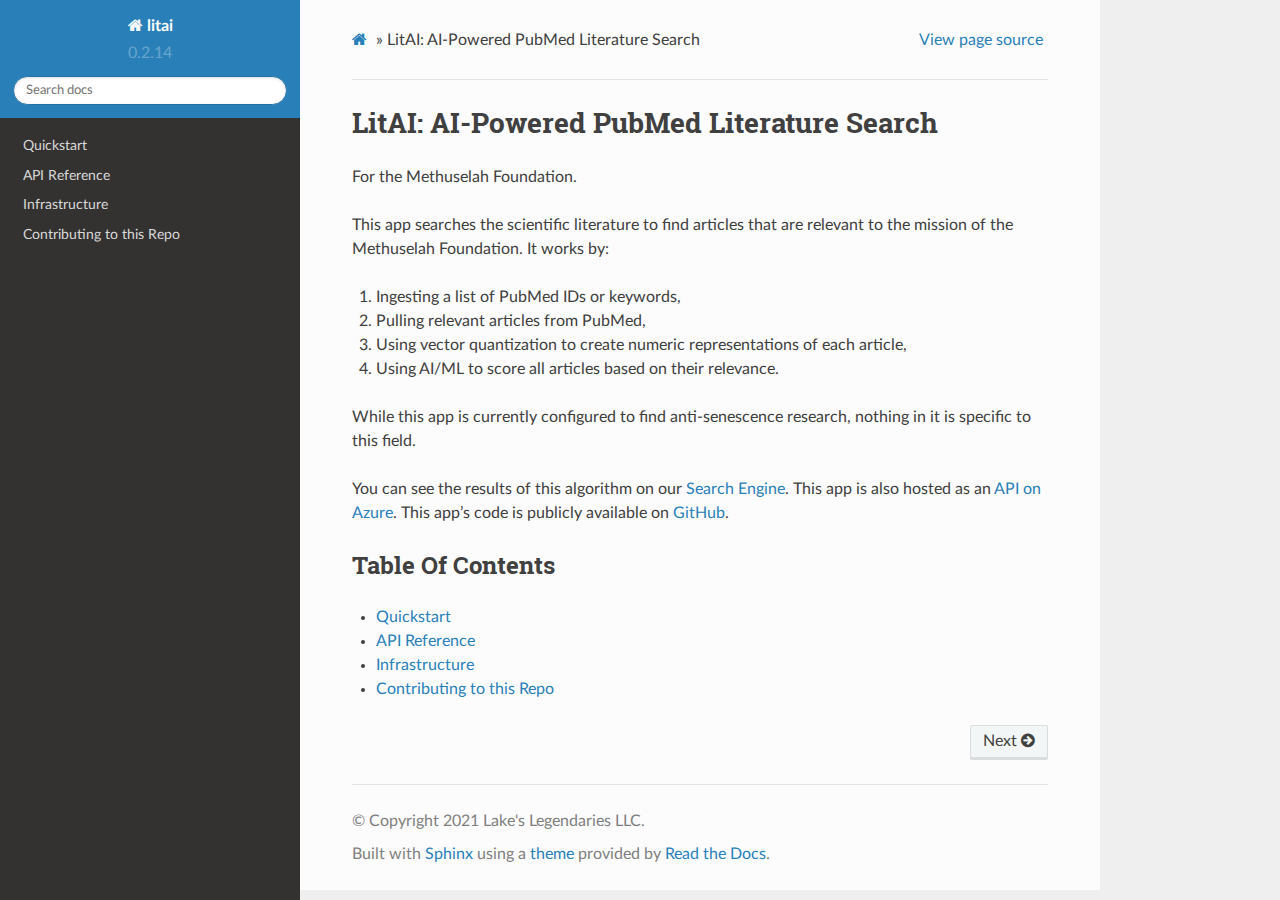
<file: docs/index.html>
<!DOCTYPE html>
<html class="writer-html5" lang="en" >
<head>
  <meta charset="utf-8" /><meta name="generator" content="Docutils 0.17.1: http://docutils.sourceforge.net/" />

  <meta name="viewport" content="width=device-width, initial-scale=1.0" />
  <title>LitAI: AI-Powered PubMed Literature Search &mdash; litai  documentation</title>
      <link rel="stylesheet" href="_static/pygments.css" type="text/css" />
      <link rel="stylesheet" href="_static/css/theme.css" type="text/css" />
  <!--[if lt IE 9]>
    <script src="_static/js/html5shiv.min.js"></script>
  <![endif]-->
  
        <script data-url_root="./" id="documentation_options" src="_static/documentation_options.js"></script>
        <script src="_static/jquery.js"></script>
        <script src="_static/underscore.js"></script>
        <script src="_static/_sphinx_javascript_frameworks_compat.js"></script>
        <script src="_static/doctools.js"></script>
    <script src="_static/js/theme.js"></script>
    <link rel="index" title="Index" href="genindex.html" />
    <link rel="search" title="Search" href="search.html" />
    <link rel="next" title="Quickstart" href="quickstart.html" /> 
</head>

<body class="wy-body-for-nav"> 
  <div class="wy-grid-for-nav">
    <nav data-toggle="wy-nav-shift" class="wy-nav-side">
      <div class="wy-side-scroll">
        <div class="wy-side-nav-search" >
            <a href="#" class="icon icon-home"> litai
          </a>
              <div class="version">
                0.2.14
              </div>
<div role="search">
  <form id="rtd-search-form" class="wy-form" action="search.html" method="get">
    <input type="text" name="q" placeholder="Search docs" />
    <input type="hidden" name="check_keywords" value="yes" />
    <input type="hidden" name="area" value="default" />
  </form>
</div>
        </div><div class="wy-menu wy-menu-vertical" data-spy="affix" role="navigation" aria-label="Navigation menu">
              <ul>
<li class="toctree-l1"><a class="reference internal" href="quickstart.html">Quickstart</a></li>
<li class="toctree-l1"><a class="reference internal" href="api.html">API Reference</a></li>
<li class="toctree-l1"><a class="reference internal" href="app.html">Infrastructure</a></li>
<li class="toctree-l1"><a class="reference internal" href="dev.html">Contributing to this Repo</a></li>
</ul>

        </div>
      </div>
    </nav>

    <section data-toggle="wy-nav-shift" class="wy-nav-content-wrap"><nav class="wy-nav-top" aria-label="Mobile navigation menu" >
          <i data-toggle="wy-nav-top" class="fa fa-bars"></i>
          <a href="#">litai</a>
      </nav>

      <div class="wy-nav-content">
        <div class="rst-content">
          <div role="navigation" aria-label="Page navigation">
  <ul class="wy-breadcrumbs">
      <li><a href="#" class="icon icon-home"></a> &raquo;</li>
      <li>LitAI: AI-Powered PubMed Literature Search</li>
      <li class="wy-breadcrumbs-aside">
            <a href="_sources/index.rst.txt" rel="nofollow"> View page source</a>
      </li>
  </ul>
  <hr/>
</div>
          <div role="main" class="document" itemscope="itemscope" itemtype="http://schema.org/Article">
           <div itemprop="articleBody">
             
  <section id="litai-ai-powered-pubmed-literature-search">
<h1>LitAI: AI-Powered PubMed Literature Search<a class="headerlink" href="#litai-ai-powered-pubmed-literature-search" title="Permalink to this heading"></a></h1>
<p>For the Methuselah Foundation.</p>
<p>This app searches the scientific literature to find articles that are relevant
to the mission of the Methuselah Foundation. It works by:</p>
<ol class="arabic simple">
<li><p>Ingesting a list of PubMed IDs or keywords,</p></li>
<li><p>Pulling relevant articles from PubMed,</p></li>
<li><p>Using vector quantization to create numeric representations of each article,</p></li>
<li><p>Using AI/ML to score all articles based on their relevance.</p></li>
</ol>
<p>While this app is currently configured to find anti-senescence research,
nothing in it is specific to this field.</p>
<p>You can see the results of this algorithm on our <a class="reference external" href="https://litai.z13.web.core.windows.net/">Search Engine</a>. This app is also hosted as an <a class="reference external" href="https://litai.eastus.cloudapp.azure.com">API
on Azure</a>. This app’s code is
publicly available on <a class="reference external" href="https://github.com/lakes-legendaries/litai">GitHub</a>.</p>
<section id="table-of-contents">
<h2>Table Of Contents<a class="headerlink" href="#table-of-contents" title="Permalink to this heading"></a></h2>
<div class="toctree-wrapper compound">
<ul>
<li class="toctree-l1"><a class="reference internal" href="quickstart.html">Quickstart</a></li>
<li class="toctree-l1"><a class="reference internal" href="api.html">API Reference</a></li>
<li class="toctree-l1"><a class="reference internal" href="app.html">Infrastructure</a></li>
<li class="toctree-l1"><a class="reference internal" href="dev.html">Contributing to this Repo</a></li>
</ul>
</div>
</section>
</section>


           </div>
          </div>
          <footer><div class="rst-footer-buttons" role="navigation" aria-label="Footer">
        <a href="quickstart.html" class="btn btn-neutral float-right" title="Quickstart" accesskey="n" rel="next">Next <span class="fa fa-arrow-circle-right" aria-hidden="true"></span></a>
    </div>

  <hr/>

  <div role="contentinfo">
    <p>&#169; Copyright 2021 Lake&#39;s Legendaries LLC.</p>
  </div>

  Built with <a href="https://www.sphinx-doc.org/">Sphinx</a> using a
    <a href="https://github.com/readthedocs/sphinx_rtd_theme">theme</a>
    provided by <a href="https://readthedocs.org">Read the Docs</a>.
   

</footer>
        </div>
      </div>
    </section>
  </div>
  <script>
      jQuery(function () {
          SphinxRtdTheme.Navigation.enable(true);
      });
  </script> 

</body>
</html>
</file>
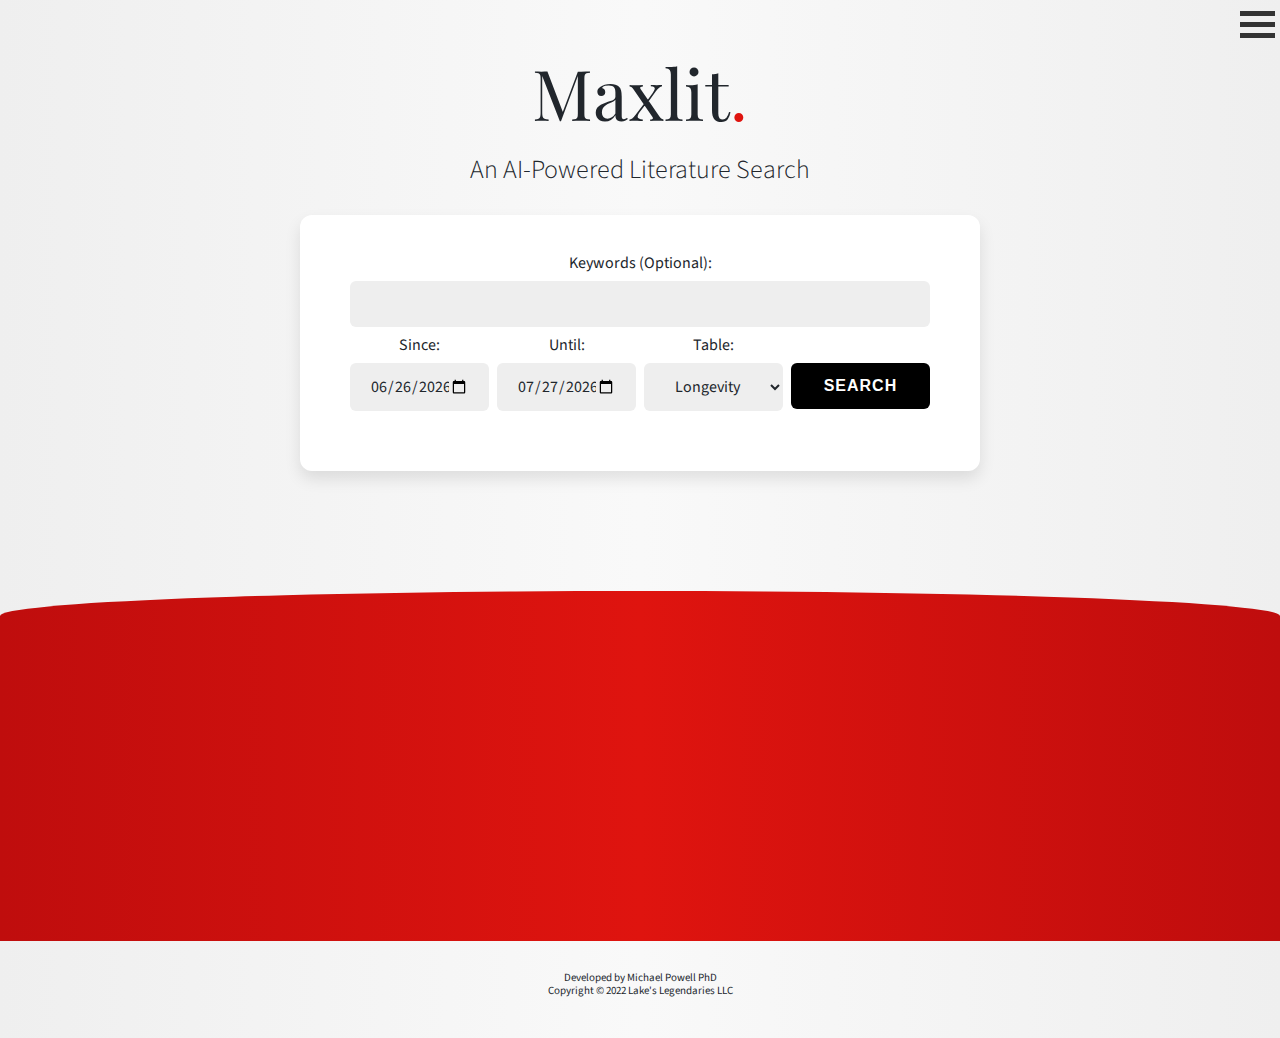
<file: html/index.html>
<!DOCTYPE html>
<html lang="en">
<html>

<head>
    <link rel="icon" type="image/png" href="icon.png" />
    <link rel="stylesheet" type="text/css" href="style.css" />
<link rel="preconnect" href="https://fonts.googleapis.com">
<link rel="preconnect" href="https://fonts.gstatic.com" crossorigin>
<link href="https://fonts.googleapis.com/css2?family=Playfair+Display:wght@600&family=Source+Sans+Pro:wght@300;400;700&display=swap" rel="stylesheet">
</head>

<body>

<!-- Search Box -->
<div class="searchbox-wrapper centered">
<div class="boxed search"> 
<div class="padding">
<p class="h1">Maxlit<span class="red">.</span></p>
<p class="h2">An AI-Powered Literature Search</p>
<div class="centered"><div class="search-wrapper">
    
    <!-- Keywords -->
    <label class="p1">Keywords (Optional): </label>
    <br/>
    <input type="text" name="keywords" id="keywords">
    <br />
	
	<div class="dropdown-wrapper">

		<div>
			<label class="p1">Since: </label>
			<br/>
			<input type="date" name="min_date" id="min_date">
		</div>
		<div>
			<label class="p1">Until: </label>
			<br />
			<input type="date" name="max_date" id="max_date">
		</div>

		<div>
		<label class="p1">Table: </label>
		<select class="select" id="table_selection" name="table">
			<option value="senescence">Longevity</option>
			<option value="hbot">Hyperbaric Oxygen</option>
			<option value="covid">COVID-19</option>
		</select>
		</div>
		<div>
			<!-- Search Button -->
			<label class="p1">&nbsp;&nbsp;</label>
			<button class="button" onclick="query_api()">
				Search
			</button>
		</div>
	</div>


</div></div>
</div>
</div>
</div>

<!-- Results -->
<div id="results-wrapper">
	<div class="centered">
	<div class="boxed" id="results-box" style="display: none">
	<div class="padding">
	<div class="justified">
	<div id="results">
	</div>
	</div>
	</div>
	</div>
	</div>
</div>

<!-- Attribution -->
<div class="centered">
<p class="p3">Developed by Michael Powell PhD</p>
<p class="p3">Copyright &copy; 2022 Lake's Legendaries LLC</p>
<div class="spacer"></div>
</div>

<!-- Transparency layer -->
<div class="bg hidden" id="transparency"></div>

<!-- Log In -->
<div class="centered">
	<div class="hidden" id="login">
		<div class="login">
			<div class="centered">
				<div class="search-wrapper">
					<input type="text" name="username" id="username" placeholder="Username">
					<input type="text" name="password" id="password" placeholder="Password">
					<input type="text" name="new_password" id="new_password" placeholder="New Password (If Changing Password)">
					<button class="button2" onclick="login()" id="login_button">Login</button>
					<button class="button2" onclick="change_password()" id="change_password_button">Change Password</button>
					</br>
					<p class="p1" id="login_status"></p>
				</div>
			</div>
		</div>
	</div>
</div>

<!-- Hamburger -->
<div class="container" id="hamburger" onclick="open_menu()">
	<div class="bar1"></div>
	<div class="bar2"></div>
	<div class="bar3"></div>
</div>

<!-- Load JS -->
<script src="litai.js"></script>

</body>
</html>
</file>
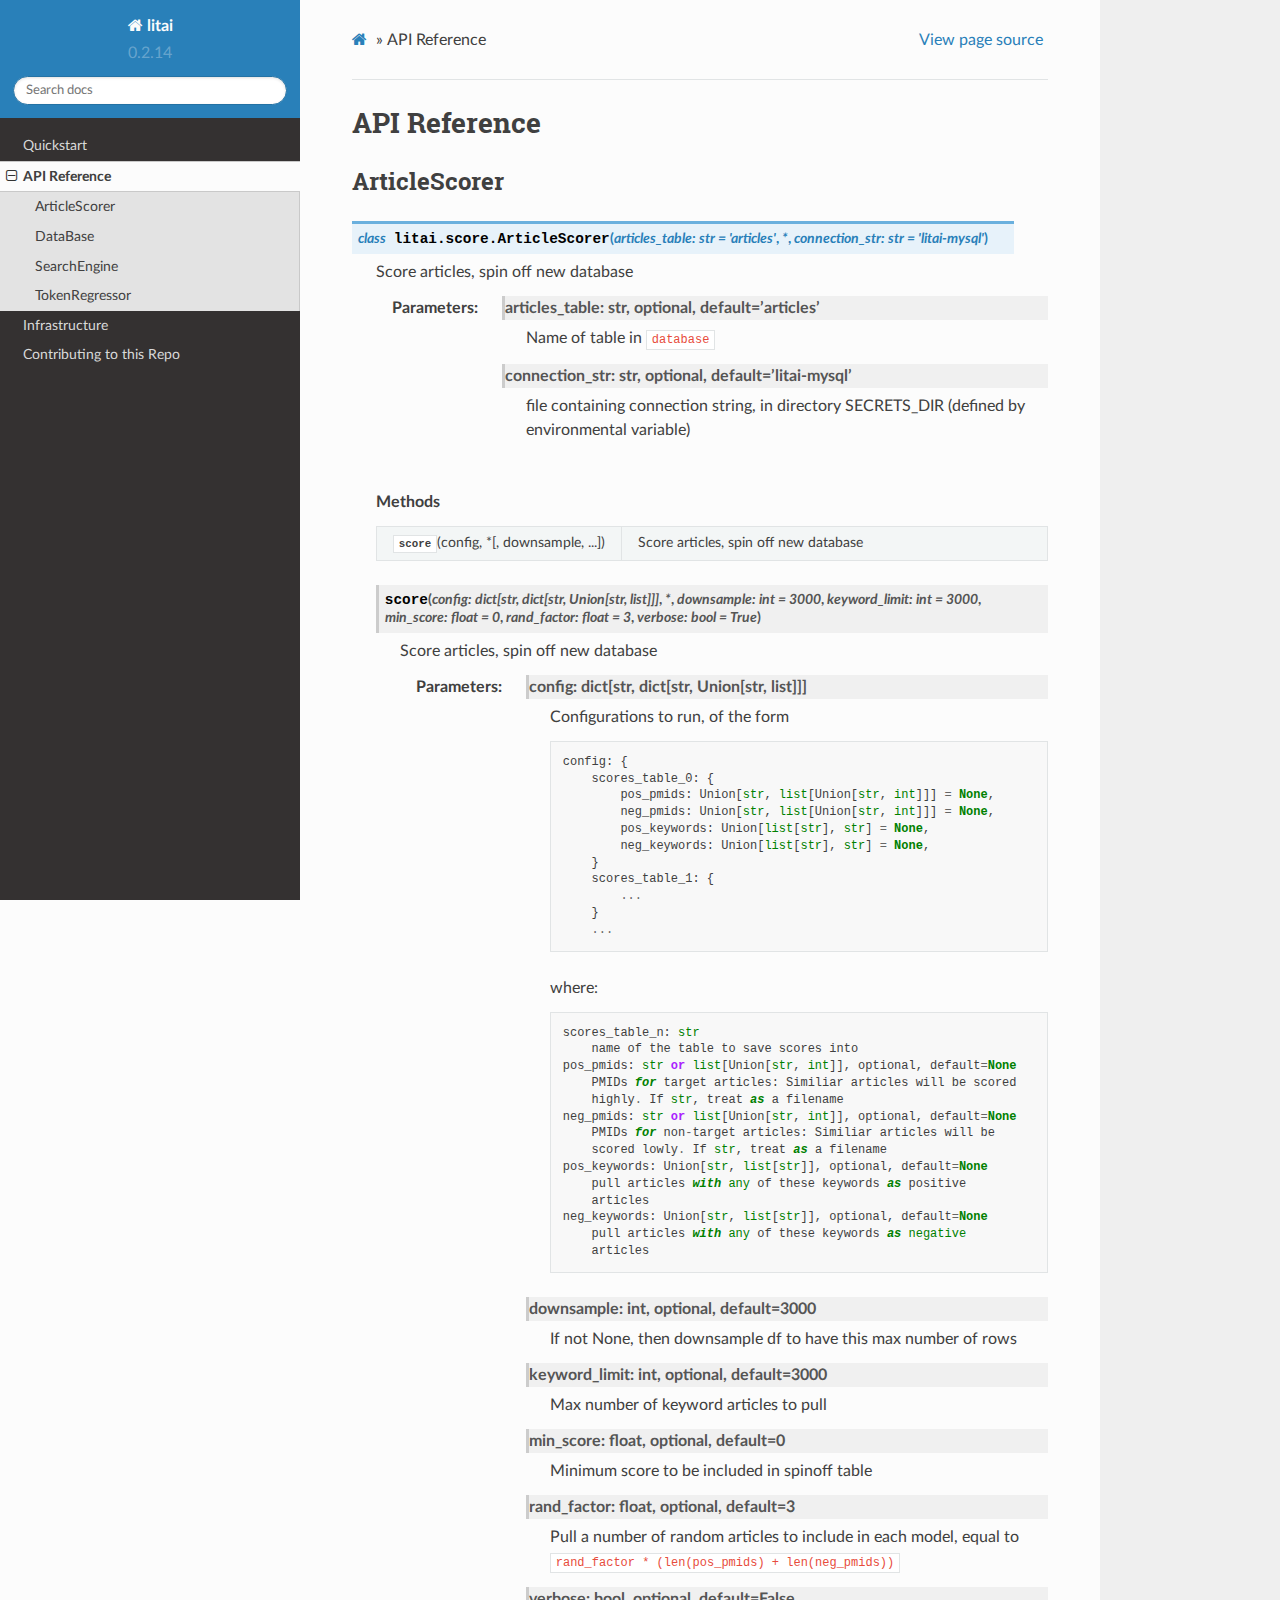
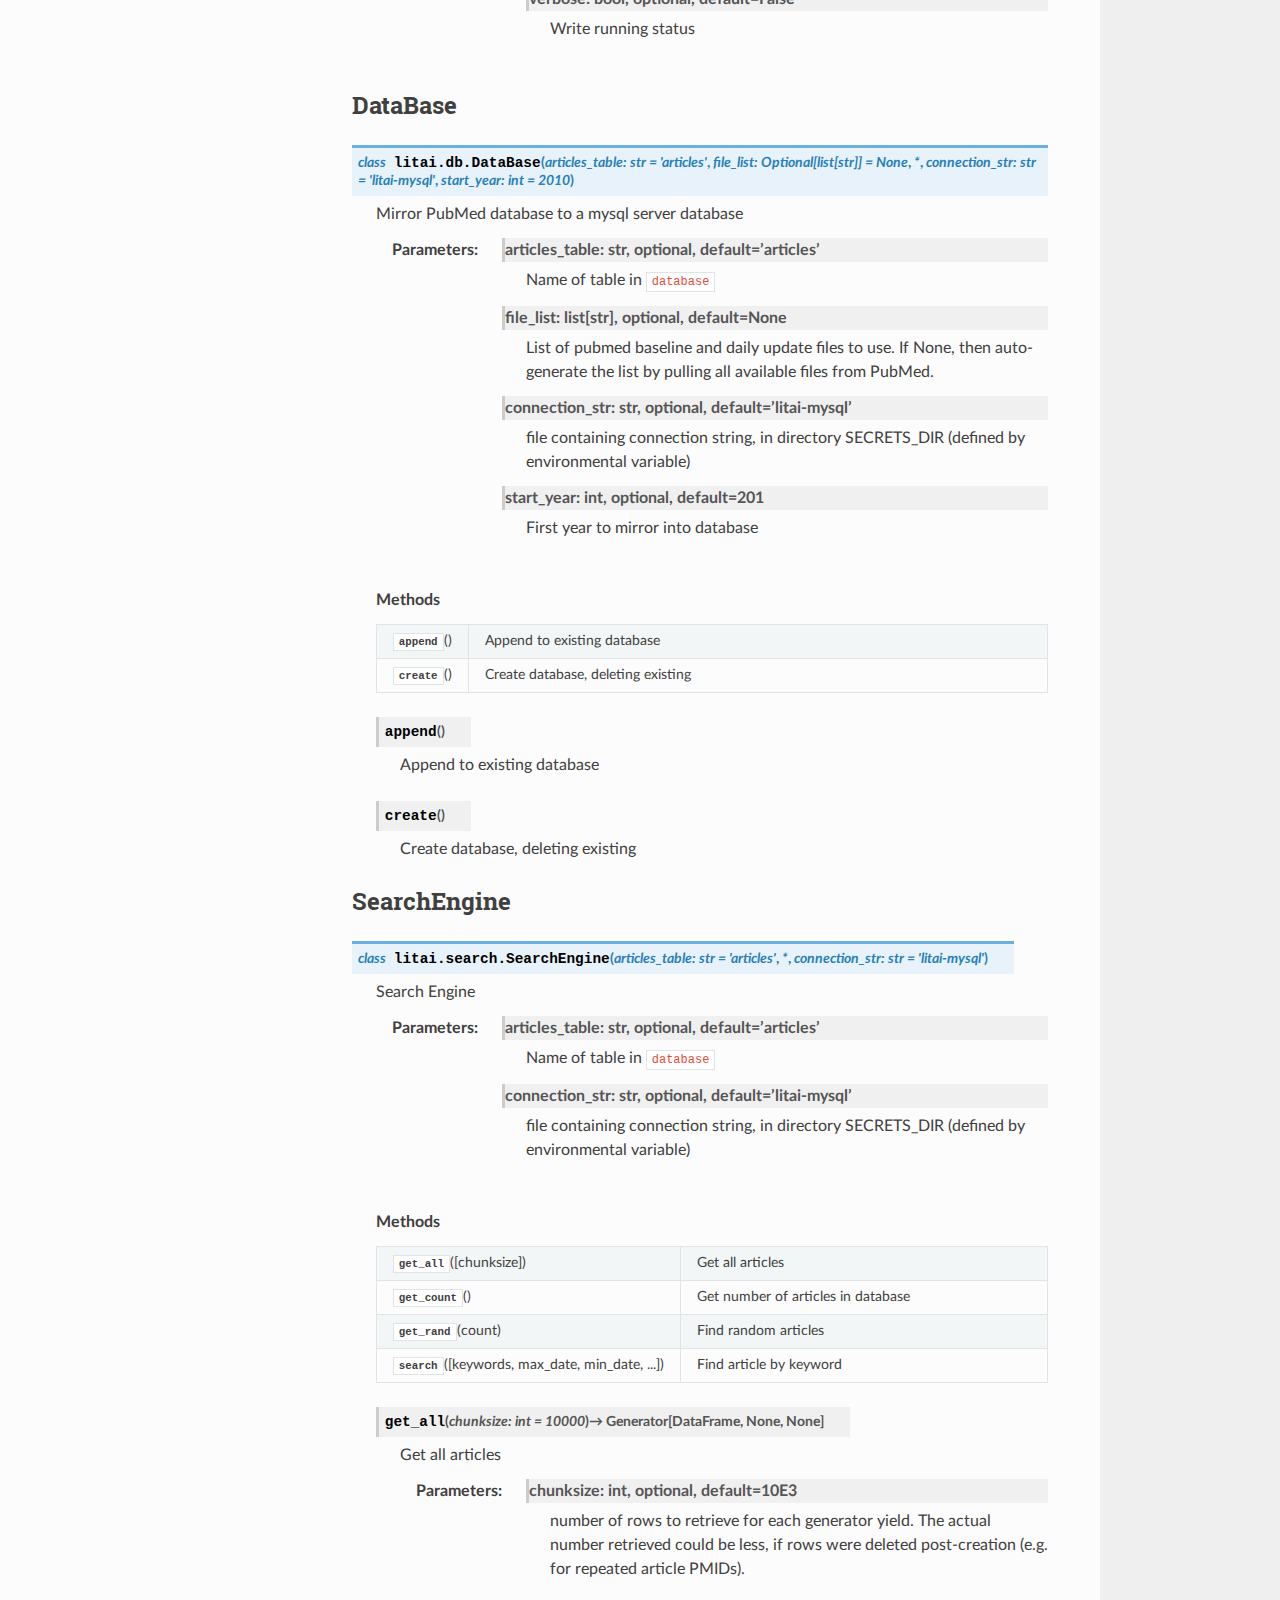
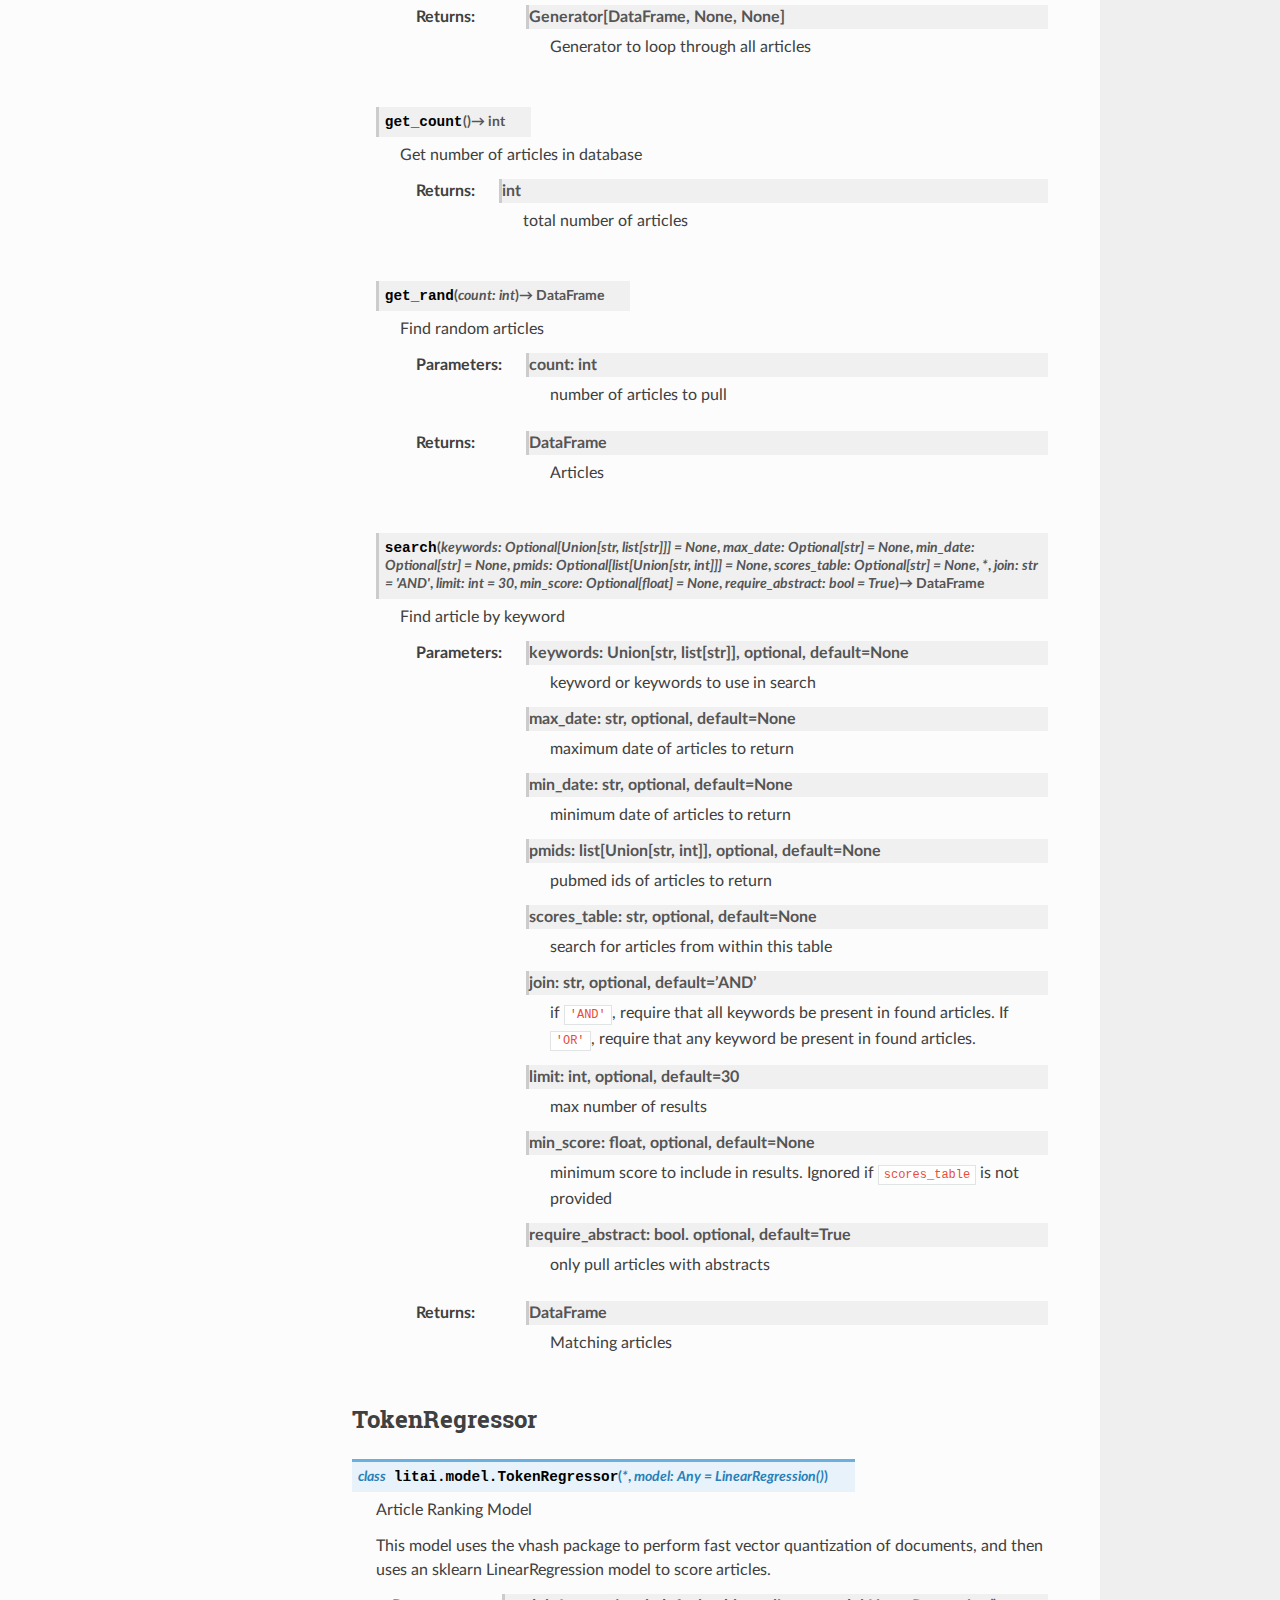
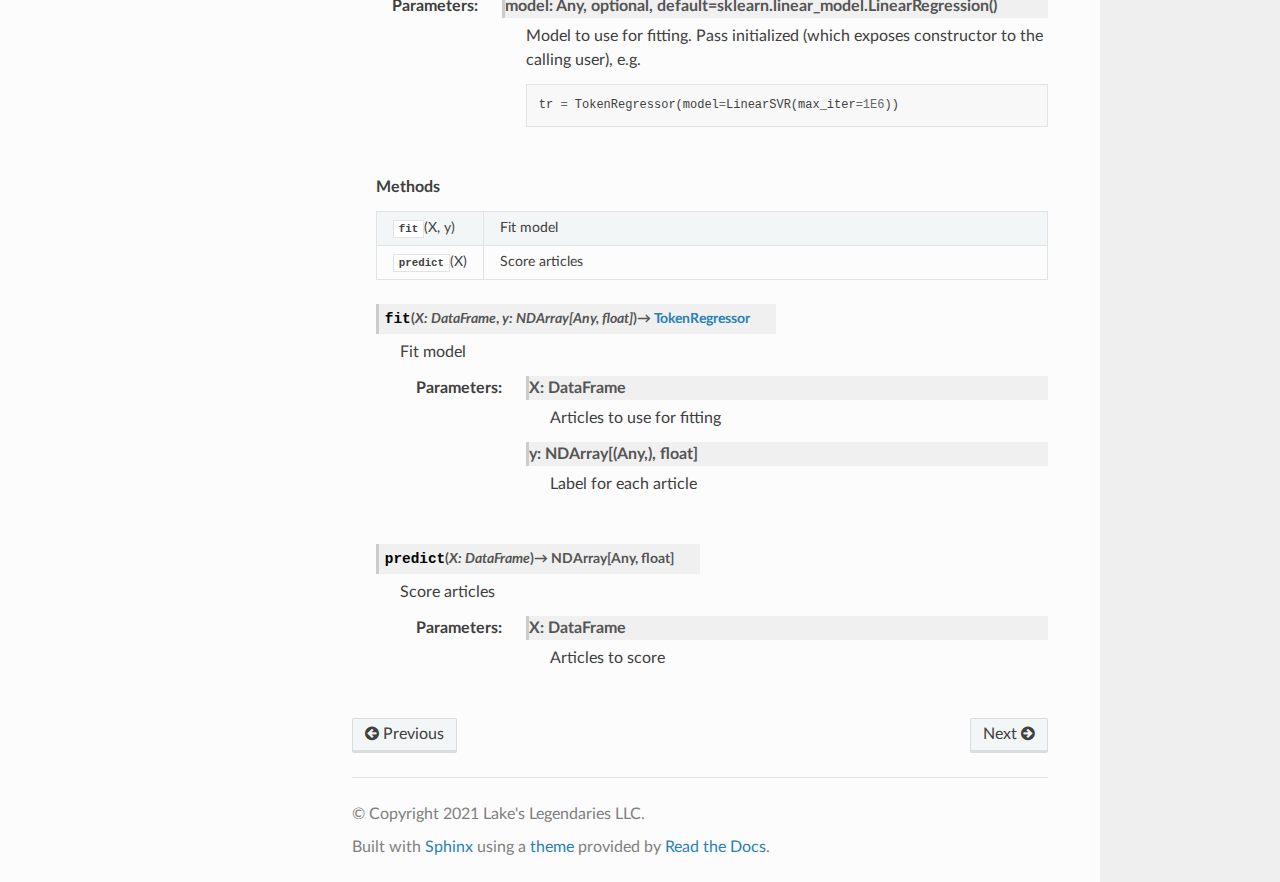
<file: docs/api.html>
<!DOCTYPE html>
<html class="writer-html5" lang="en" >
<head>
  <meta charset="utf-8" /><meta name="generator" content="Docutils 0.17.1: http://docutils.sourceforge.net/" />

  <meta name="viewport" content="width=device-width, initial-scale=1.0" />
  <title>API Reference &mdash; litai  documentation</title>
      <link rel="stylesheet" href="_static/pygments.css" type="text/css" />
      <link rel="stylesheet" href="_static/css/theme.css" type="text/css" />
  <!--[if lt IE 9]>
    <script src="_static/js/html5shiv.min.js"></script>
  <![endif]-->
  
        <script data-url_root="./" id="documentation_options" src="_static/documentation_options.js"></script>
        <script src="_static/jquery.js"></script>
        <script src="_static/underscore.js"></script>
        <script src="_static/_sphinx_javascript_frameworks_compat.js"></script>
        <script src="_static/doctools.js"></script>
    <script src="_static/js/theme.js"></script>
    <link rel="index" title="Index" href="genindex.html" />
    <link rel="search" title="Search" href="search.html" />
    <link rel="next" title="Infrastructure" href="app.html" />
    <link rel="prev" title="Quickstart" href="quickstart.html" /> 
</head>

<body class="wy-body-for-nav"> 
  <div class="wy-grid-for-nav">
    <nav data-toggle="wy-nav-shift" class="wy-nav-side">
      <div class="wy-side-scroll">
        <div class="wy-side-nav-search" >
            <a href="index.html" class="icon icon-home"> litai
          </a>
              <div class="version">
                0.2.14
              </div>
<div role="search">
  <form id="rtd-search-form" class="wy-form" action="search.html" method="get">
    <input type="text" name="q" placeholder="Search docs" />
    <input type="hidden" name="check_keywords" value="yes" />
    <input type="hidden" name="area" value="default" />
  </form>
</div>
        </div><div class="wy-menu wy-menu-vertical" data-spy="affix" role="navigation" aria-label="Navigation menu">
              <ul class="current">
<li class="toctree-l1"><a class="reference internal" href="quickstart.html">Quickstart</a></li>
<li class="toctree-l1 current"><a class="current reference internal" href="#">API Reference</a><ul>
<li class="toctree-l2"><a class="reference internal" href="#articlescorer">ArticleScorer</a></li>
<li class="toctree-l2"><a class="reference internal" href="#database">DataBase</a></li>
<li class="toctree-l2"><a class="reference internal" href="#searchengine">SearchEngine</a></li>
<li class="toctree-l2"><a class="reference internal" href="#tokenregressor">TokenRegressor</a></li>
</ul>
</li>
<li class="toctree-l1"><a class="reference internal" href="app.html">Infrastructure</a></li>
<li class="toctree-l1"><a class="reference internal" href="dev.html">Contributing to this Repo</a></li>
</ul>

        </div>
      </div>
    </nav>

    <section data-toggle="wy-nav-shift" class="wy-nav-content-wrap"><nav class="wy-nav-top" aria-label="Mobile navigation menu" >
          <i data-toggle="wy-nav-top" class="fa fa-bars"></i>
          <a href="index.html">litai</a>
      </nav>

      <div class="wy-nav-content">
        <div class="rst-content">
          <div role="navigation" aria-label="Page navigation">
  <ul class="wy-breadcrumbs">
      <li><a href="index.html" class="icon icon-home"></a> &raquo;</li>
      <li>API Reference</li>
      <li class="wy-breadcrumbs-aside">
            <a href="_sources/api.rst.txt" rel="nofollow"> View page source</a>
      </li>
  </ul>
  <hr/>
</div>
          <div role="main" class="document" itemscope="itemscope" itemtype="http://schema.org/Article">
           <div itemprop="articleBody">
             
  <section id="api-reference">
<h1>API Reference<a class="headerlink" href="#api-reference" title="Permalink to this heading"></a></h1>
<section id="articlescorer">
<h2>ArticleScorer<a class="headerlink" href="#articlescorer" title="Permalink to this heading"></a></h2>
<dl class="py class">
<dt class="sig sig-object py" id="litai.score.ArticleScorer">
<em class="property"><span class="pre">class</span><span class="w"> </span></em><span class="sig-prename descclassname"><span class="pre">litai.score.</span></span><span class="sig-name descname"><span class="pre">ArticleScorer</span></span><span class="sig-paren">(</span><em class="sig-param"><span class="n"><span class="pre">articles_table</span></span><span class="p"><span class="pre">:</span></span><span class="w"> </span><span class="n"><span class="pre">str</span></span><span class="w"> </span><span class="o"><span class="pre">=</span></span><span class="w"> </span><span class="default_value"><span class="pre">'articles'</span></span></em>, <em class="sig-param"><span class="o"><span class="pre">*</span></span></em>, <em class="sig-param"><span class="n"><span class="pre">connection_str</span></span><span class="p"><span class="pre">:</span></span><span class="w"> </span><span class="n"><span class="pre">str</span></span><span class="w"> </span><span class="o"><span class="pre">=</span></span><span class="w"> </span><span class="default_value"><span class="pre">'litai-mysql'</span></span></em><span class="sig-paren">)</span><a class="headerlink" href="#litai.score.ArticleScorer" title="Permalink to this definition"></a></dt>
<dd><p>Score articles, spin off new database</p>
<dl class="field-list simple">
<dt class="field-odd">Parameters</dt>
<dd class="field-odd"><dl class="simple">
<dt><strong>articles_table: str, optional, default=’articles’</strong></dt><dd><p>Name of table in <code class="code docutils literal notranslate"><span class="pre">database</span></code></p>
</dd>
<dt><strong>connection_str: str, optional, default=’litai-mysql’</strong></dt><dd><p>file containing connection string, in directory SECRETS_DIR (defined by
environmental variable)</p>
</dd>
</dl>
</dd>
</dl>
<p class="rubric">Methods</p>
<table class="autosummary longtable docutils align-default">
<colgroup>
<col style="width: 10%" />
<col style="width: 90%" />
</colgroup>
<tbody>
<tr class="row-odd"><td><p><a class="reference internal" href="#litai.score.ArticleScorer.score" title="litai.score.ArticleScorer.score"><code class="xref py py-obj docutils literal notranslate"><span class="pre">score</span></code></a>(config, *[, downsample, ...])</p></td>
<td><p>Score articles, spin off new database</p></td>
</tr>
</tbody>
</table>
<dl class="py method">
<dt class="sig sig-object py" id="litai.score.ArticleScorer.score">
<span class="sig-name descname"><span class="pre">score</span></span><span class="sig-paren">(</span><em class="sig-param"><span class="n"><span class="pre">config</span></span><span class="p"><span class="pre">:</span></span><span class="w"> </span><span class="n"><span class="pre">dict</span><span class="p"><span class="pre">[</span></span><span class="pre">str</span><span class="p"><span class="pre">,</span></span><span class="w"> </span><span class="pre">dict</span><span class="p"><span class="pre">[</span></span><span class="pre">str</span><span class="p"><span class="pre">,</span></span><span class="w"> </span><span class="pre">Union</span><span class="p"><span class="pre">[</span></span><span class="pre">str</span><span class="p"><span class="pre">,</span></span><span class="w"> </span><span class="pre">list</span><span class="p"><span class="pre">]</span></span><span class="p"><span class="pre">]</span></span><span class="p"><span class="pre">]</span></span></span></em>, <em class="sig-param"><span class="o"><span class="pre">*</span></span></em>, <em class="sig-param"><span class="n"><span class="pre">downsample</span></span><span class="p"><span class="pre">:</span></span><span class="w"> </span><span class="n"><span class="pre">int</span></span><span class="w"> </span><span class="o"><span class="pre">=</span></span><span class="w"> </span><span class="default_value"><span class="pre">3000</span></span></em>, <em class="sig-param"><span class="n"><span class="pre">keyword_limit</span></span><span class="p"><span class="pre">:</span></span><span class="w"> </span><span class="n"><span class="pre">int</span></span><span class="w"> </span><span class="o"><span class="pre">=</span></span><span class="w"> </span><span class="default_value"><span class="pre">3000</span></span></em>, <em class="sig-param"><span class="n"><span class="pre">min_score</span></span><span class="p"><span class="pre">:</span></span><span class="w"> </span><span class="n"><span class="pre">float</span></span><span class="w"> </span><span class="o"><span class="pre">=</span></span><span class="w"> </span><span class="default_value"><span class="pre">0</span></span></em>, <em class="sig-param"><span class="n"><span class="pre">rand_factor</span></span><span class="p"><span class="pre">:</span></span><span class="w"> </span><span class="n"><span class="pre">float</span></span><span class="w"> </span><span class="o"><span class="pre">=</span></span><span class="w"> </span><span class="default_value"><span class="pre">3</span></span></em>, <em class="sig-param"><span class="n"><span class="pre">verbose</span></span><span class="p"><span class="pre">:</span></span><span class="w"> </span><span class="n"><span class="pre">bool</span></span><span class="w"> </span><span class="o"><span class="pre">=</span></span><span class="w"> </span><span class="default_value"><span class="pre">True</span></span></em><span class="sig-paren">)</span><a class="headerlink" href="#litai.score.ArticleScorer.score" title="Permalink to this definition"></a></dt>
<dd><p>Score articles, spin off new database</p>
<dl class="field-list">
<dt class="field-odd">Parameters</dt>
<dd class="field-odd"><dl>
<dt><strong>config: dict[str, dict[str, Union[str, list]]]</strong></dt><dd><p>Configurations to run, of the form</p>
<div class="highlight-python notranslate"><div class="highlight"><pre><span></span><span class="n">config</span><span class="p">:</span> <span class="p">{</span>
    <span class="n">scores_table_0</span><span class="p">:</span> <span class="p">{</span>
        <span class="n">pos_pmids</span><span class="p">:</span> <span class="n">Union</span><span class="p">[</span><span class="nb">str</span><span class="p">,</span> <span class="nb">list</span><span class="p">[</span><span class="n">Union</span><span class="p">[</span><span class="nb">str</span><span class="p">,</span> <span class="nb">int</span><span class="p">]]]</span> <span class="o">=</span> <span class="kc">None</span><span class="p">,</span>
        <span class="n">neg_pmids</span><span class="p">:</span> <span class="n">Union</span><span class="p">[</span><span class="nb">str</span><span class="p">,</span> <span class="nb">list</span><span class="p">[</span><span class="n">Union</span><span class="p">[</span><span class="nb">str</span><span class="p">,</span> <span class="nb">int</span><span class="p">]]]</span> <span class="o">=</span> <span class="kc">None</span><span class="p">,</span>
        <span class="n">pos_keywords</span><span class="p">:</span> <span class="n">Union</span><span class="p">[</span><span class="nb">list</span><span class="p">[</span><span class="nb">str</span><span class="p">],</span> <span class="nb">str</span><span class="p">]</span> <span class="o">=</span> <span class="kc">None</span><span class="p">,</span>
        <span class="n">neg_keywords</span><span class="p">:</span> <span class="n">Union</span><span class="p">[</span><span class="nb">list</span><span class="p">[</span><span class="nb">str</span><span class="p">],</span> <span class="nb">str</span><span class="p">]</span> <span class="o">=</span> <span class="kc">None</span><span class="p">,</span>
    <span class="p">}</span>
    <span class="n">scores_table_1</span><span class="p">:</span> <span class="p">{</span>
        <span class="o">...</span>
    <span class="p">}</span>
    <span class="o">...</span>
</pre></div>
</div>
<p>where:</p>
<div class="highlight-numpy notranslate"><div class="highlight"><pre><span></span><span class="n">scores_table_n</span><span class="p">:</span> <span class="nb">str</span>
    <span class="n">name</span> <span class="n">of</span> <span class="n">the</span> <span class="n">table</span> <span class="n">to</span> <span class="n">save</span> <span class="n">scores</span> <span class="n">into</span>
<span class="n">pos_pmids</span><span class="p">:</span> <span class="nb">str</span> <span class="ow">or</span> <span class="nb">list</span><span class="p">[</span><span class="n">Union</span><span class="p">[</span><span class="nb">str</span><span class="p">,</span> <span class="nb">int</span><span class="p">]],</span> <span class="n">optional</span><span class="p">,</span> <span class="n">default</span><span class="o">=</span><span class="kc">None</span>
    <span class="n">PMIDs</span> <span class="k">for</span> <span class="n">target</span> <span class="n">articles</span><span class="p">:</span> <span class="n">Similiar</span> <span class="n">articles</span> <span class="n">will</span> <span class="n">be</span> <span class="n">scored</span>
    <span class="n">highly</span><span class="o">.</span> <span class="n">If</span> <span class="nb">str</span><span class="p">,</span> <span class="n">treat</span> <span class="k">as</span> <span class="n">a</span> <span class="n">filename</span>
<span class="n">neg_pmids</span><span class="p">:</span> <span class="nb">str</span> <span class="ow">or</span> <span class="nb">list</span><span class="p">[</span><span class="n">Union</span><span class="p">[</span><span class="nb">str</span><span class="p">,</span> <span class="nb">int</span><span class="p">]],</span> <span class="n">optional</span><span class="p">,</span> <span class="n">default</span><span class="o">=</span><span class="kc">None</span>
    <span class="n">PMIDs</span> <span class="k">for</span> <span class="n">non</span><span class="o">-</span><span class="n">target</span> <span class="n">articles</span><span class="p">:</span> <span class="n">Similiar</span> <span class="n">articles</span> <span class="n">will</span> <span class="n">be</span>
    <span class="n">scored</span> <span class="n">lowly</span><span class="o">.</span> <span class="n">If</span> <span class="nb">str</span><span class="p">,</span> <span class="n">treat</span> <span class="k">as</span> <span class="n">a</span> <span class="n">filename</span>
<span class="n">pos_keywords</span><span class="p">:</span> <span class="n">Union</span><span class="p">[</span><span class="nb">str</span><span class="p">,</span> <span class="nb">list</span><span class="p">[</span><span class="nb">str</span><span class="p">]],</span> <span class="n">optional</span><span class="p">,</span> <span class="n">default</span><span class="o">=</span><span class="kc">None</span>
    <span class="n">pull</span> <span class="n">articles</span> <span class="k">with</span> <span class="nb">any</span> <span class="n">of</span> <span class="n">these</span> <span class="n">keywords</span> <span class="k">as</span> <span class="n">positive</span>
    <span class="n">articles</span>
<span class="n">neg_keywords</span><span class="p">:</span> <span class="n">Union</span><span class="p">[</span><span class="nb">str</span><span class="p">,</span> <span class="nb">list</span><span class="p">[</span><span class="nb">str</span><span class="p">]],</span> <span class="n">optional</span><span class="p">,</span> <span class="n">default</span><span class="o">=</span><span class="kc">None</span>
    <span class="n">pull</span> <span class="n">articles</span> <span class="k">with</span> <span class="nb">any</span> <span class="n">of</span> <span class="n">these</span> <span class="n">keywords</span> <span class="k">as</span> <span class="kp">negative</span>
    <span class="n">articles</span>
</pre></div>
</div>
</dd>
<dt><strong>downsample: int, optional, default=3000</strong></dt><dd><p>If not None, then downsample df to have this max number of rows</p>
</dd>
<dt><strong>keyword_limit: int, optional, default=3000</strong></dt><dd><p>Max number of keyword articles to pull</p>
</dd>
<dt><strong>min_score: float, optional, default=0</strong></dt><dd><p>Minimum score to be included in spinoff table</p>
</dd>
<dt><strong>rand_factor: float, optional, default=3</strong></dt><dd><p>Pull a number of random articles to include in each model, equal to
<code class="code docutils literal notranslate"><span class="pre">rand_factor</span> <span class="pre">*</span> <span class="pre">(len(pos_pmids)</span> <span class="pre">+</span> <span class="pre">len(neg_pmids))</span></code></p>
</dd>
<dt><strong>verbose: bool, optional, default=False</strong></dt><dd><p>Write running status</p>
</dd>
</dl>
</dd>
</dl>
</dd></dl>

</dd></dl>

</section>
<section id="database">
<h2>DataBase<a class="headerlink" href="#database" title="Permalink to this heading"></a></h2>
<dl class="py class">
<dt class="sig sig-object py" id="litai.db.DataBase">
<em class="property"><span class="pre">class</span><span class="w"> </span></em><span class="sig-prename descclassname"><span class="pre">litai.db.</span></span><span class="sig-name descname"><span class="pre">DataBase</span></span><span class="sig-paren">(</span><em class="sig-param"><span class="n"><span class="pre">articles_table</span></span><span class="p"><span class="pre">:</span></span><span class="w"> </span><span class="n"><span class="pre">str</span></span><span class="w"> </span><span class="o"><span class="pre">=</span></span><span class="w"> </span><span class="default_value"><span class="pre">'articles'</span></span></em>, <em class="sig-param"><span class="n"><span class="pre">file_list</span></span><span class="p"><span class="pre">:</span></span><span class="w"> </span><span class="n"><span class="pre">Optional</span><span class="p"><span class="pre">[</span></span><span class="pre">list</span><span class="p"><span class="pre">[</span></span><span class="pre">str</span><span class="p"><span class="pre">]</span></span><span class="p"><span class="pre">]</span></span></span><span class="w"> </span><span class="o"><span class="pre">=</span></span><span class="w"> </span><span class="default_value"><span class="pre">None</span></span></em>, <em class="sig-param"><span class="o"><span class="pre">*</span></span></em>, <em class="sig-param"><span class="n"><span class="pre">connection_str</span></span><span class="p"><span class="pre">:</span></span><span class="w"> </span><span class="n"><span class="pre">str</span></span><span class="w"> </span><span class="o"><span class="pre">=</span></span><span class="w"> </span><span class="default_value"><span class="pre">'litai-mysql'</span></span></em>, <em class="sig-param"><span class="n"><span class="pre">start_year</span></span><span class="p"><span class="pre">:</span></span><span class="w"> </span><span class="n"><span class="pre">int</span></span><span class="w"> </span><span class="o"><span class="pre">=</span></span><span class="w"> </span><span class="default_value"><span class="pre">2010</span></span></em><span class="sig-paren">)</span><a class="headerlink" href="#litai.db.DataBase" title="Permalink to this definition"></a></dt>
<dd><p>Mirror PubMed database to a mysql server database</p>
<dl class="field-list simple">
<dt class="field-odd">Parameters</dt>
<dd class="field-odd"><dl class="simple">
<dt><strong>articles_table: str, optional, default=’articles’</strong></dt><dd><p>Name of table in <code class="code docutils literal notranslate"><span class="pre">database</span></code></p>
</dd>
<dt><strong>file_list: list[str], optional, default=None</strong></dt><dd><p>List of pubmed baseline and daily update files to use. If None, then
auto-generate the list by pulling all available files from PubMed.</p>
</dd>
<dt><strong>connection_str: str, optional, default=’litai-mysql’</strong></dt><dd><p>file containing connection string, in directory SECRETS_DIR (defined by
environmental variable)</p>
</dd>
<dt><strong>start_year: int, optional, default=201</strong></dt><dd><p>First year to mirror into database</p>
</dd>
</dl>
</dd>
</dl>
<p class="rubric">Methods</p>
<table class="autosummary longtable docutils align-default">
<colgroup>
<col style="width: 10%" />
<col style="width: 90%" />
</colgroup>
<tbody>
<tr class="row-odd"><td><p><a class="reference internal" href="#litai.db.DataBase.append" title="litai.db.DataBase.append"><code class="xref py py-obj docutils literal notranslate"><span class="pre">append</span></code></a>()</p></td>
<td><p>Append to existing database</p></td>
</tr>
<tr class="row-even"><td><p><a class="reference internal" href="#litai.db.DataBase.create" title="litai.db.DataBase.create"><code class="xref py py-obj docutils literal notranslate"><span class="pre">create</span></code></a>()</p></td>
<td><p>Create database, deleting existing</p></td>
</tr>
</tbody>
</table>
<dl class="py method">
<dt class="sig sig-object py" id="litai.db.DataBase.append">
<span class="sig-name descname"><span class="pre">append</span></span><span class="sig-paren">(</span><span class="sig-paren">)</span><a class="headerlink" href="#litai.db.DataBase.append" title="Permalink to this definition"></a></dt>
<dd><p>Append to existing database</p>
</dd></dl>

<dl class="py method">
<dt class="sig sig-object py" id="litai.db.DataBase.create">
<span class="sig-name descname"><span class="pre">create</span></span><span class="sig-paren">(</span><span class="sig-paren">)</span><a class="headerlink" href="#litai.db.DataBase.create" title="Permalink to this definition"></a></dt>
<dd><p>Create database, deleting existing</p>
</dd></dl>

</dd></dl>

</section>
<section id="searchengine">
<h2>SearchEngine<a class="headerlink" href="#searchengine" title="Permalink to this heading"></a></h2>
<dl class="py class">
<dt class="sig sig-object py" id="litai.search.SearchEngine">
<em class="property"><span class="pre">class</span><span class="w"> </span></em><span class="sig-prename descclassname"><span class="pre">litai.search.</span></span><span class="sig-name descname"><span class="pre">SearchEngine</span></span><span class="sig-paren">(</span><em class="sig-param"><span class="n"><span class="pre">articles_table</span></span><span class="p"><span class="pre">:</span></span><span class="w"> </span><span class="n"><span class="pre">str</span></span><span class="w"> </span><span class="o"><span class="pre">=</span></span><span class="w"> </span><span class="default_value"><span class="pre">'articles'</span></span></em>, <em class="sig-param"><span class="o"><span class="pre">*</span></span></em>, <em class="sig-param"><span class="n"><span class="pre">connection_str</span></span><span class="p"><span class="pre">:</span></span><span class="w"> </span><span class="n"><span class="pre">str</span></span><span class="w"> </span><span class="o"><span class="pre">=</span></span><span class="w"> </span><span class="default_value"><span class="pre">'litai-mysql'</span></span></em><span class="sig-paren">)</span><a class="headerlink" href="#litai.search.SearchEngine" title="Permalink to this definition"></a></dt>
<dd><p>Search Engine</p>
<dl class="field-list simple">
<dt class="field-odd">Parameters</dt>
<dd class="field-odd"><dl class="simple">
<dt><strong>articles_table: str, optional, default=’articles’</strong></dt><dd><p>Name of table in <code class="code docutils literal notranslate"><span class="pre">database</span></code></p>
</dd>
<dt><strong>connection_str: str, optional, default=’litai-mysql’</strong></dt><dd><p>file containing connection string, in directory SECRETS_DIR (defined by
environmental variable)</p>
</dd>
</dl>
</dd>
</dl>
<p class="rubric">Methods</p>
<table class="autosummary longtable docutils align-default">
<colgroup>
<col style="width: 10%" />
<col style="width: 90%" />
</colgroup>
<tbody>
<tr class="row-odd"><td><p><a class="reference internal" href="#litai.search.SearchEngine.get_all" title="litai.search.SearchEngine.get_all"><code class="xref py py-obj docutils literal notranslate"><span class="pre">get_all</span></code></a>([chunksize])</p></td>
<td><p>Get all articles</p></td>
</tr>
<tr class="row-even"><td><p><a class="reference internal" href="#litai.search.SearchEngine.get_count" title="litai.search.SearchEngine.get_count"><code class="xref py py-obj docutils literal notranslate"><span class="pre">get_count</span></code></a>()</p></td>
<td><p>Get number of articles in database</p></td>
</tr>
<tr class="row-odd"><td><p><a class="reference internal" href="#litai.search.SearchEngine.get_rand" title="litai.search.SearchEngine.get_rand"><code class="xref py py-obj docutils literal notranslate"><span class="pre">get_rand</span></code></a>(count)</p></td>
<td><p>Find random articles</p></td>
</tr>
<tr class="row-even"><td><p><a class="reference internal" href="#litai.search.SearchEngine.search" title="litai.search.SearchEngine.search"><code class="xref py py-obj docutils literal notranslate"><span class="pre">search</span></code></a>([keywords, max_date, min_date, ...])</p></td>
<td><p>Find article by keyword</p></td>
</tr>
</tbody>
</table>
<dl class="py method">
<dt class="sig sig-object py" id="litai.search.SearchEngine.get_all">
<span class="sig-name descname"><span class="pre">get_all</span></span><span class="sig-paren">(</span><em class="sig-param"><span class="n"><span class="pre">chunksize</span></span><span class="p"><span class="pre">:</span></span><span class="w"> </span><span class="n"><span class="pre">int</span></span><span class="w"> </span><span class="o"><span class="pre">=</span></span><span class="w"> </span><span class="default_value"><span class="pre">10000</span></span></em><span class="sig-paren">)</span> <span class="sig-return"><span class="sig-return-icon">&#x2192;</span> <span class="sig-return-typehint"><span class="pre">Generator</span><span class="p"><span class="pre">[</span></span><span class="pre">DataFrame</span><span class="p"><span class="pre">,</span></span><span class="w"> </span><span class="pre">None</span><span class="p"><span class="pre">,</span></span><span class="w"> </span><span class="pre">None</span><span class="p"><span class="pre">]</span></span></span></span><a class="headerlink" href="#litai.search.SearchEngine.get_all" title="Permalink to this definition"></a></dt>
<dd><p>Get all articles</p>
<dl class="field-list simple">
<dt class="field-odd">Parameters</dt>
<dd class="field-odd"><dl class="simple">
<dt><strong>chunksize: int, optional, default=10E3</strong></dt><dd><p>number of rows to retrieve for each generator yield. The actual
number retrieved could be less, if rows were deleted post-creation
(e.g. for repeated article PMIDs).</p>
</dd>
</dl>
</dd>
<dt class="field-even">Returns</dt>
<dd class="field-even"><dl class="simple">
<dt>Generator[DataFrame, None, None]</dt><dd><p>Generator to loop through all articles</p>
</dd>
</dl>
</dd>
</dl>
</dd></dl>

<dl class="py method">
<dt class="sig sig-object py" id="litai.search.SearchEngine.get_count">
<span class="sig-name descname"><span class="pre">get_count</span></span><span class="sig-paren">(</span><span class="sig-paren">)</span> <span class="sig-return"><span class="sig-return-icon">&#x2192;</span> <span class="sig-return-typehint"><span class="pre">int</span></span></span><a class="headerlink" href="#litai.search.SearchEngine.get_count" title="Permalink to this definition"></a></dt>
<dd><p>Get number of articles in database</p>
<dl class="field-list simple">
<dt class="field-odd">Returns</dt>
<dd class="field-odd"><dl class="simple">
<dt>int</dt><dd><p>total number of articles</p>
</dd>
</dl>
</dd>
</dl>
</dd></dl>

<dl class="py method">
<dt class="sig sig-object py" id="litai.search.SearchEngine.get_rand">
<span class="sig-name descname"><span class="pre">get_rand</span></span><span class="sig-paren">(</span><em class="sig-param"><span class="n"><span class="pre">count</span></span><span class="p"><span class="pre">:</span></span><span class="w"> </span><span class="n"><span class="pre">int</span></span></em><span class="sig-paren">)</span> <span class="sig-return"><span class="sig-return-icon">&#x2192;</span> <span class="sig-return-typehint"><span class="pre">DataFrame</span></span></span><a class="headerlink" href="#litai.search.SearchEngine.get_rand" title="Permalink to this definition"></a></dt>
<dd><p>Find random articles</p>
<dl class="field-list simple">
<dt class="field-odd">Parameters</dt>
<dd class="field-odd"><dl class="simple">
<dt><strong>count: int</strong></dt><dd><p>number of articles to pull</p>
</dd>
</dl>
</dd>
<dt class="field-even">Returns</dt>
<dd class="field-even"><dl class="simple">
<dt>DataFrame</dt><dd><p>Articles</p>
</dd>
</dl>
</dd>
</dl>
</dd></dl>

<dl class="py method">
<dt class="sig sig-object py" id="litai.search.SearchEngine.search">
<span class="sig-name descname"><span class="pre">search</span></span><span class="sig-paren">(</span><em class="sig-param"><span class="n"><span class="pre">keywords</span></span><span class="p"><span class="pre">:</span></span><span class="w"> </span><span class="n"><span class="pre">Optional</span><span class="p"><span class="pre">[</span></span><span class="pre">Union</span><span class="p"><span class="pre">[</span></span><span class="pre">str</span><span class="p"><span class="pre">,</span></span><span class="w"> </span><span class="pre">list</span><span class="p"><span class="pre">[</span></span><span class="pre">str</span><span class="p"><span class="pre">]</span></span><span class="p"><span class="pre">]</span></span><span class="p"><span class="pre">]</span></span></span><span class="w"> </span><span class="o"><span class="pre">=</span></span><span class="w"> </span><span class="default_value"><span class="pre">None</span></span></em>, <em class="sig-param"><span class="n"><span class="pre">max_date</span></span><span class="p"><span class="pre">:</span></span><span class="w"> </span><span class="n"><span class="pre">Optional</span><span class="p"><span class="pre">[</span></span><span class="pre">str</span><span class="p"><span class="pre">]</span></span></span><span class="w"> </span><span class="o"><span class="pre">=</span></span><span class="w"> </span><span class="default_value"><span class="pre">None</span></span></em>, <em class="sig-param"><span class="n"><span class="pre">min_date</span></span><span class="p"><span class="pre">:</span></span><span class="w"> </span><span class="n"><span class="pre">Optional</span><span class="p"><span class="pre">[</span></span><span class="pre">str</span><span class="p"><span class="pre">]</span></span></span><span class="w"> </span><span class="o"><span class="pre">=</span></span><span class="w"> </span><span class="default_value"><span class="pre">None</span></span></em>, <em class="sig-param"><span class="n"><span class="pre">pmids</span></span><span class="p"><span class="pre">:</span></span><span class="w"> </span><span class="n"><span class="pre">Optional</span><span class="p"><span class="pre">[</span></span><span class="pre">list</span><span class="p"><span class="pre">[</span></span><span class="pre">Union</span><span class="p"><span class="pre">[</span></span><span class="pre">str</span><span class="p"><span class="pre">,</span></span><span class="w"> </span><span class="pre">int</span><span class="p"><span class="pre">]</span></span><span class="p"><span class="pre">]</span></span><span class="p"><span class="pre">]</span></span></span><span class="w"> </span><span class="o"><span class="pre">=</span></span><span class="w"> </span><span class="default_value"><span class="pre">None</span></span></em>, <em class="sig-param"><span class="n"><span class="pre">scores_table</span></span><span class="p"><span class="pre">:</span></span><span class="w"> </span><span class="n"><span class="pre">Optional</span><span class="p"><span class="pre">[</span></span><span class="pre">str</span><span class="p"><span class="pre">]</span></span></span><span class="w"> </span><span class="o"><span class="pre">=</span></span><span class="w"> </span><span class="default_value"><span class="pre">None</span></span></em>, <em class="sig-param"><span class="o"><span class="pre">*</span></span></em>, <em class="sig-param"><span class="n"><span class="pre">join</span></span><span class="p"><span class="pre">:</span></span><span class="w"> </span><span class="n"><span class="pre">str</span></span><span class="w"> </span><span class="o"><span class="pre">=</span></span><span class="w"> </span><span class="default_value"><span class="pre">'AND'</span></span></em>, <em class="sig-param"><span class="n"><span class="pre">limit</span></span><span class="p"><span class="pre">:</span></span><span class="w"> </span><span class="n"><span class="pre">int</span></span><span class="w"> </span><span class="o"><span class="pre">=</span></span><span class="w"> </span><span class="default_value"><span class="pre">30</span></span></em>, <em class="sig-param"><span class="n"><span class="pre">min_score</span></span><span class="p"><span class="pre">:</span></span><span class="w"> </span><span class="n"><span class="pre">Optional</span><span class="p"><span class="pre">[</span></span><span class="pre">float</span><span class="p"><span class="pre">]</span></span></span><span class="w"> </span><span class="o"><span class="pre">=</span></span><span class="w"> </span><span class="default_value"><span class="pre">None</span></span></em>, <em class="sig-param"><span class="n"><span class="pre">require_abstract</span></span><span class="p"><span class="pre">:</span></span><span class="w"> </span><span class="n"><span class="pre">bool</span></span><span class="w"> </span><span class="o"><span class="pre">=</span></span><span class="w"> </span><span class="default_value"><span class="pre">True</span></span></em><span class="sig-paren">)</span> <span class="sig-return"><span class="sig-return-icon">&#x2192;</span> <span class="sig-return-typehint"><span class="pre">DataFrame</span></span></span><a class="headerlink" href="#litai.search.SearchEngine.search" title="Permalink to this definition"></a></dt>
<dd><p>Find article by keyword</p>
<dl class="field-list simple">
<dt class="field-odd">Parameters</dt>
<dd class="field-odd"><dl class="simple">
<dt><strong>keywords: Union[str, list[str]], optional, default=None</strong></dt><dd><p>keyword or keywords to use in search</p>
</dd>
<dt><strong>max_date: str, optional, default=None</strong></dt><dd><p>maximum date of articles to return</p>
</dd>
<dt><strong>min_date: str, optional, default=None</strong></dt><dd><p>minimum date of articles to return</p>
</dd>
<dt><strong>pmids: list[Union[str, int]], optional, default=None</strong></dt><dd><p>pubmed ids of articles to return</p>
</dd>
<dt><strong>scores_table: str, optional, default=None</strong></dt><dd><p>search for articles from within this table</p>
</dd>
<dt><strong>join: str, optional, default=’AND’</strong></dt><dd><p>if <code class="code docutils literal notranslate"><span class="pre">'AND'</span></code>, require that all keywords be present in found
articles. If <code class="code docutils literal notranslate"><span class="pre">'OR'</span></code>, require that any keyword be present in
found articles.</p>
</dd>
<dt><strong>limit: int, optional, default=30</strong></dt><dd><p>max number of results</p>
</dd>
<dt><strong>min_score: float, optional, default=None</strong></dt><dd><p>minimum score to include in results. Ignored if
<code class="code docutils literal notranslate"><span class="pre">scores_table</span></code> is not provided</p>
</dd>
<dt><strong>require_abstract: bool. optional, default=True</strong></dt><dd><p>only pull articles with abstracts</p>
</dd>
</dl>
</dd>
<dt class="field-even">Returns</dt>
<dd class="field-even"><dl class="simple">
<dt>DataFrame</dt><dd><p>Matching articles</p>
</dd>
</dl>
</dd>
</dl>
</dd></dl>

</dd></dl>

</section>
<section id="tokenregressor">
<h2>TokenRegressor<a class="headerlink" href="#tokenregressor" title="Permalink to this heading"></a></h2>
<dl class="py class">
<dt class="sig sig-object py" id="litai.model.TokenRegressor">
<em class="property"><span class="pre">class</span><span class="w"> </span></em><span class="sig-prename descclassname"><span class="pre">litai.model.</span></span><span class="sig-name descname"><span class="pre">TokenRegressor</span></span><span class="sig-paren">(</span><em class="sig-param"><span class="o"><span class="pre">*</span></span></em>, <em class="sig-param"><span class="n"><span class="pre">model</span></span><span class="p"><span class="pre">:</span></span><span class="w"> </span><span class="n"><span class="pre">Any</span></span><span class="w"> </span><span class="o"><span class="pre">=</span></span><span class="w"> </span><span class="default_value"><span class="pre">LinearRegression()</span></span></em><span class="sig-paren">)</span><a class="headerlink" href="#litai.model.TokenRegressor" title="Permalink to this definition"></a></dt>
<dd><p>Article Ranking Model</p>
<p>This model uses the vhash package to perform fast vector quantization of
documents, and then uses an sklearn LinearRegression model to score
articles.</p>
<dl class="field-list">
<dt class="field-odd">Parameters</dt>
<dd class="field-odd"><dl>
<dt><strong>model: Any, optional, default=sklearn.linear_model.LinearRegression()</strong></dt><dd><p>Model to use for fitting. Pass initialized (which exposes constructor
to the calling user), e.g.</p>
<div class="highlight-python notranslate"><div class="highlight"><pre><span></span><span class="n">tr</span> <span class="o">=</span> <span class="n">TokenRegressor</span><span class="p">(</span><span class="n">model</span><span class="o">=</span><span class="n">LinearSVR</span><span class="p">(</span><span class="n">max_iter</span><span class="o">=</span><span class="mf">1E6</span><span class="p">))</span>
</pre></div>
</div>
</dd>
</dl>
</dd>
</dl>
<p class="rubric">Methods</p>
<table class="autosummary longtable docutils align-default">
<colgroup>
<col style="width: 10%" />
<col style="width: 90%" />
</colgroup>
<tbody>
<tr class="row-odd"><td><p><a class="reference internal" href="#litai.model.TokenRegressor.fit" title="litai.model.TokenRegressor.fit"><code class="xref py py-obj docutils literal notranslate"><span class="pre">fit</span></code></a>(X, y)</p></td>
<td><p>Fit model</p></td>
</tr>
<tr class="row-even"><td><p><a class="reference internal" href="#litai.model.TokenRegressor.predict" title="litai.model.TokenRegressor.predict"><code class="xref py py-obj docutils literal notranslate"><span class="pre">predict</span></code></a>(X)</p></td>
<td><p>Score articles</p></td>
</tr>
</tbody>
</table>
<dl class="py method">
<dt class="sig sig-object py" id="litai.model.TokenRegressor.fit">
<span class="sig-name descname"><span class="pre">fit</span></span><span class="sig-paren">(</span><em class="sig-param"><span class="n"><span class="pre">X</span></span><span class="p"><span class="pre">:</span></span><span class="w"> </span><span class="n"><span class="pre">DataFrame</span></span></em>, <em class="sig-param"><span class="n"><span class="pre">y</span></span><span class="p"><span class="pre">:</span></span><span class="w"> </span><span class="n"><span class="pre">NDArray</span><span class="p"><span class="pre">[</span></span><span class="pre">Any</span><span class="p"><span class="pre">,</span></span><span class="w"> </span><span class="pre">float</span><span class="p"><span class="pre">]</span></span></span></em><span class="sig-paren">)</span> <span class="sig-return"><span class="sig-return-icon">&#x2192;</span> <span class="sig-return-typehint"><a class="reference internal" href="#litai.model.TokenRegressor" title="litai.model.TokenRegressor"><span class="pre">TokenRegressor</span></a></span></span><a class="headerlink" href="#litai.model.TokenRegressor.fit" title="Permalink to this definition"></a></dt>
<dd><p>Fit model</p>
<dl class="field-list simple">
<dt class="field-odd">Parameters</dt>
<dd class="field-odd"><dl class="simple">
<dt><strong>X: DataFrame</strong></dt><dd><p>Articles to use for fitting</p>
</dd>
<dt><strong>y: NDArray[(Any,), float]</strong></dt><dd><p>Label for each article</p>
</dd>
</dl>
</dd>
</dl>
</dd></dl>

<dl class="py method">
<dt class="sig sig-object py" id="litai.model.TokenRegressor.predict">
<span class="sig-name descname"><span class="pre">predict</span></span><span class="sig-paren">(</span><em class="sig-param"><span class="n"><span class="pre">X</span></span><span class="p"><span class="pre">:</span></span><span class="w"> </span><span class="n"><span class="pre">DataFrame</span></span></em><span class="sig-paren">)</span> <span class="sig-return"><span class="sig-return-icon">&#x2192;</span> <span class="sig-return-typehint"><span class="pre">NDArray</span><span class="p"><span class="pre">[</span></span><span class="pre">Any</span><span class="p"><span class="pre">,</span></span><span class="w"> </span><span class="pre">float</span><span class="p"><span class="pre">]</span></span></span></span><a class="headerlink" href="#litai.model.TokenRegressor.predict" title="Permalink to this definition"></a></dt>
<dd><p>Score articles</p>
<dl class="field-list simple">
<dt class="field-odd">Parameters</dt>
<dd class="field-odd"><dl class="simple">
<dt><strong>X: DataFrame</strong></dt><dd><p>Articles to score</p>
</dd>
</dl>
</dd>
</dl>
</dd></dl>

</dd></dl>

</section>
</section>


           </div>
          </div>
          <footer><div class="rst-footer-buttons" role="navigation" aria-label="Footer">
        <a href="quickstart.html" class="btn btn-neutral float-left" title="Quickstart" accesskey="p" rel="prev"><span class="fa fa-arrow-circle-left" aria-hidden="true"></span> Previous</a>
        <a href="app.html" class="btn btn-neutral float-right" title="Infrastructure" accesskey="n" rel="next">Next <span class="fa fa-arrow-circle-right" aria-hidden="true"></span></a>
    </div>

  <hr/>

  <div role="contentinfo">
    <p>&#169; Copyright 2021 Lake&#39;s Legendaries LLC.</p>
  </div>

  Built with <a href="https://www.sphinx-doc.org/">Sphinx</a> using a
    <a href="https://github.com/readthedocs/sphinx_rtd_theme">theme</a>
    provided by <a href="https://readthedocs.org">Read the Docs</a>.
   

</footer>
        </div>
      </div>
    </section>
  </div>
  <script>
      jQuery(function () {
          SphinxRtdTheme.Navigation.enable(true);
      });
  </script> 

</body>
</html>
</file>
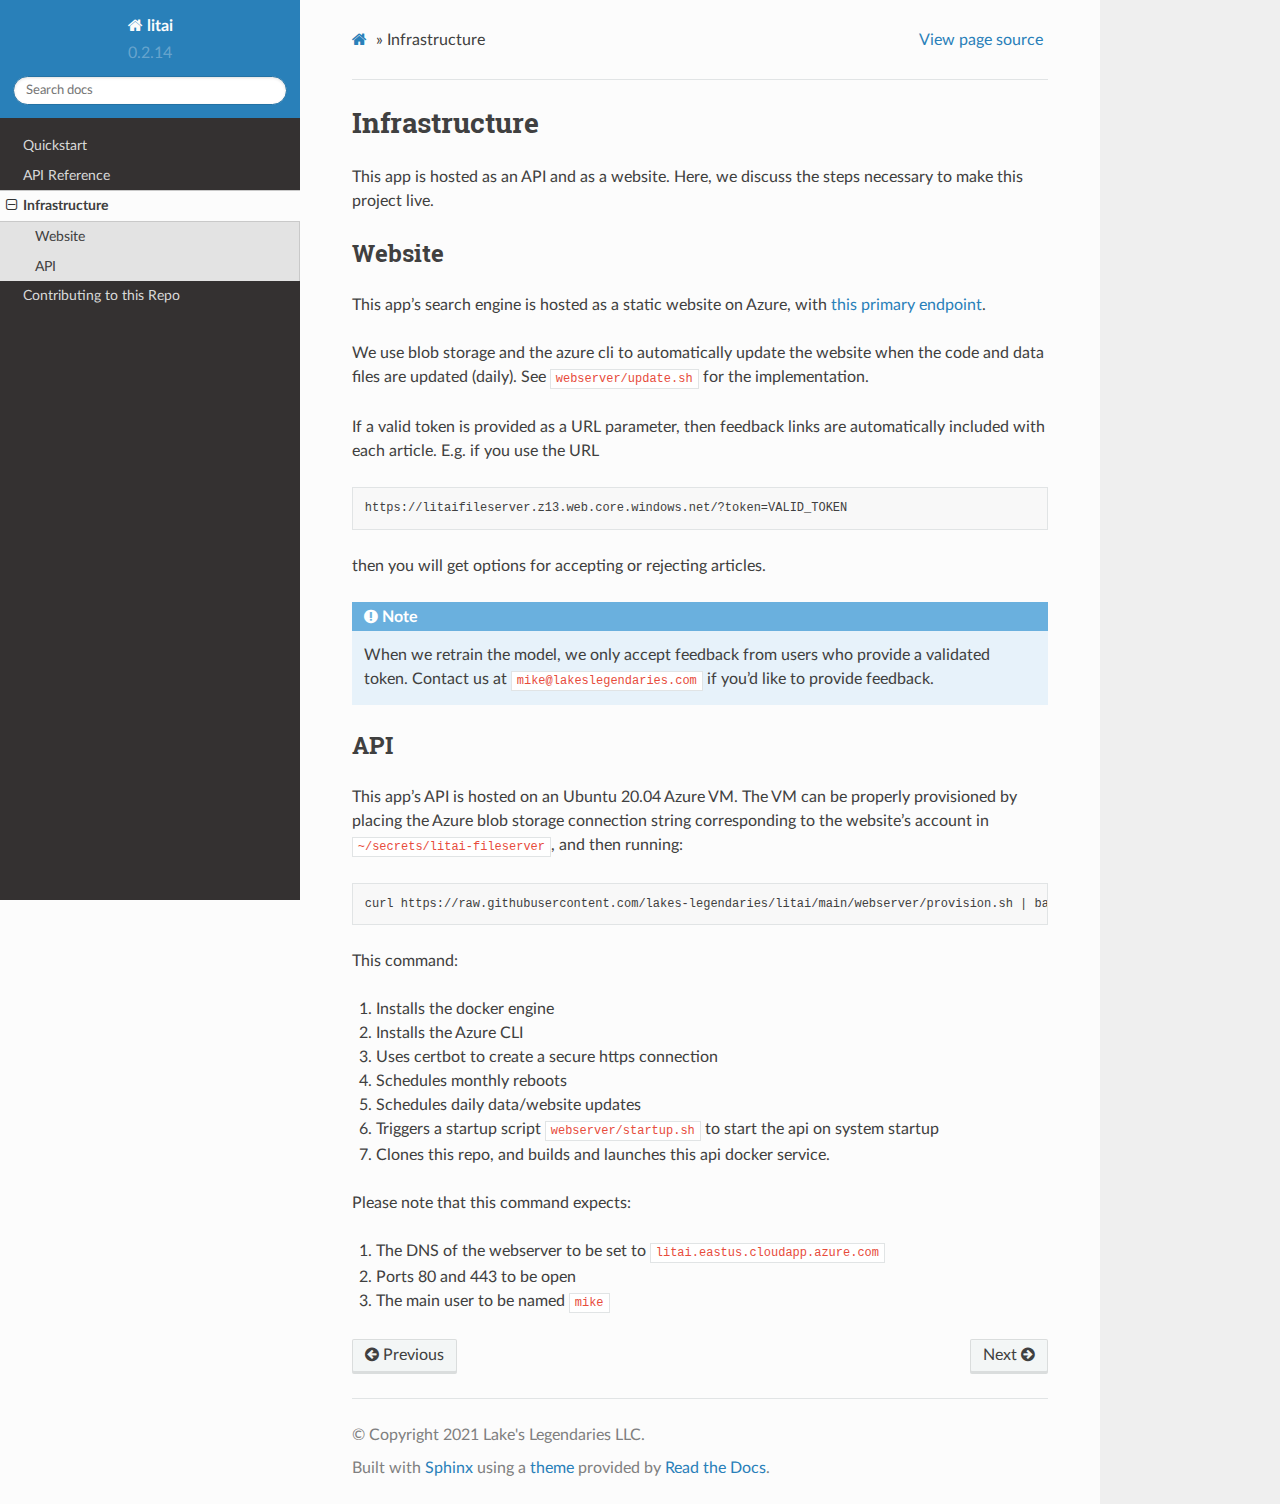
<file: docs/app.html>
<!DOCTYPE html>
<html class="writer-html5" lang="en" >
<head>
  <meta charset="utf-8" /><meta name="generator" content="Docutils 0.17.1: http://docutils.sourceforge.net/" />

  <meta name="viewport" content="width=device-width, initial-scale=1.0" />
  <title>Infrastructure &mdash; litai  documentation</title>
      <link rel="stylesheet" href="_static/pygments.css" type="text/css" />
      <link rel="stylesheet" href="_static/css/theme.css" type="text/css" />
  <!--[if lt IE 9]>
    <script src="_static/js/html5shiv.min.js"></script>
  <![endif]-->
  
        <script data-url_root="./" id="documentation_options" src="_static/documentation_options.js"></script>
        <script src="_static/jquery.js"></script>
        <script src="_static/underscore.js"></script>
        <script src="_static/_sphinx_javascript_frameworks_compat.js"></script>
        <script src="_static/doctools.js"></script>
    <script src="_static/js/theme.js"></script>
    <link rel="index" title="Index" href="genindex.html" />
    <link rel="search" title="Search" href="search.html" />
    <link rel="next" title="Contributing to this Repo" href="dev.html" />
    <link rel="prev" title="API Reference" href="api.html" /> 
</head>

<body class="wy-body-for-nav"> 
  <div class="wy-grid-for-nav">
    <nav data-toggle="wy-nav-shift" class="wy-nav-side">
      <div class="wy-side-scroll">
        <div class="wy-side-nav-search" >
            <a href="index.html" class="icon icon-home"> litai
          </a>
              <div class="version">
                0.2.14
              </div>
<div role="search">
  <form id="rtd-search-form" class="wy-form" action="search.html" method="get">
    <input type="text" name="q" placeholder="Search docs" />
    <input type="hidden" name="check_keywords" value="yes" />
    <input type="hidden" name="area" value="default" />
  </form>
</div>
        </div><div class="wy-menu wy-menu-vertical" data-spy="affix" role="navigation" aria-label="Navigation menu">
              <ul class="current">
<li class="toctree-l1"><a class="reference internal" href="quickstart.html">Quickstart</a></li>
<li class="toctree-l1"><a class="reference internal" href="api.html">API Reference</a></li>
<li class="toctree-l1 current"><a class="current reference internal" href="#">Infrastructure</a><ul>
<li class="toctree-l2"><a class="reference internal" href="#website">Website</a></li>
<li class="toctree-l2"><a class="reference internal" href="#api">API</a></li>
</ul>
</li>
<li class="toctree-l1"><a class="reference internal" href="dev.html">Contributing to this Repo</a></li>
</ul>

        </div>
      </div>
    </nav>

    <section data-toggle="wy-nav-shift" class="wy-nav-content-wrap"><nav class="wy-nav-top" aria-label="Mobile navigation menu" >
          <i data-toggle="wy-nav-top" class="fa fa-bars"></i>
          <a href="index.html">litai</a>
      </nav>

      <div class="wy-nav-content">
        <div class="rst-content">
          <div role="navigation" aria-label="Page navigation">
  <ul class="wy-breadcrumbs">
      <li><a href="index.html" class="icon icon-home"></a> &raquo;</li>
      <li>Infrastructure</li>
      <li class="wy-breadcrumbs-aside">
            <a href="_sources/app.rst.txt" rel="nofollow"> View page source</a>
      </li>
  </ul>
  <hr/>
</div>
          <div role="main" class="document" itemscope="itemscope" itemtype="http://schema.org/Article">
           <div itemprop="articleBody">
             
  <section id="infrastructure">
<h1>Infrastructure<a class="headerlink" href="#infrastructure" title="Permalink to this heading"></a></h1>
<p>This app is hosted as an API and as a website. Here, we discuss the steps
necessary to make this project live.</p>
<section id="website">
<h2>Website<a class="headerlink" href="#website" title="Permalink to this heading"></a></h2>
<p>This app’s search engine is hosted as a static website on Azure, with <a class="reference external" href="https://litaifileserver.z13.web.core.windows.net/">this
primary endpoint</a>.</p>
<p>We use blob storage and the azure cli to automatically update the website when
the code and data files are updated (daily). See <code class="code docutils literal notranslate"><span class="pre">webserver/update.sh</span></code>
for the implementation.</p>
<p>If a valid token is provided as a URL parameter, then feedback links are
automatically included with each article. E.g. if you use the URL</p>
<div class="highlight-text notranslate"><div class="highlight"><pre><span></span>https://litaifileserver.z13.web.core.windows.net/?token=VALID_TOKEN
</pre></div>
</div>
<p>then you will get options for accepting or rejecting articles.</p>
<div class="admonition note">
<p class="admonition-title">Note</p>
<p>When we retrain the model, we only accept feedback from users who provide a
validated token. Contact us at <code class="code docutils literal notranslate"><span class="pre">mike&#64;lakeslegendaries.com</span></code> if you’d
like to provide feedback.</p>
</div>
</section>
<section id="api">
<h2>API<a class="headerlink" href="#api" title="Permalink to this heading"></a></h2>
<p>This app’s API is hosted on an Ubuntu 20.04 Azure VM. The VM can be properly
provisioned by placing the Azure blob storage connection string corresponding
to the website’s account in <code class="code docutils literal notranslate"><span class="pre">~/secrets/litai-fileserver</span></code>, and then
running:</p>
<div class="highlight-bash notranslate"><div class="highlight"><pre><span></span>curl https://raw.githubusercontent.com/lakes-legendaries/litai/main/webserver/provision.sh <span class="p">|</span> bash
</pre></div>
</div>
<p>This command:</p>
<ol class="arabic simple">
<li><p>Installs the docker engine</p></li>
<li><p>Installs the Azure CLI</p></li>
<li><p>Uses certbot to create a secure https connection</p></li>
<li><p>Schedules monthly reboots</p></li>
<li><p>Schedules daily data/website updates</p></li>
<li><p>Triggers a startup script <code class="code docutils literal notranslate"><span class="pre">webserver/startup.sh</span></code> to start the api on
system startup</p></li>
<li><p>Clones this repo, and builds and launches this api docker service.</p></li>
</ol>
<p>Please note that this command expects:</p>
<ol class="arabic simple">
<li><p>The DNS of the webserver to be set to
<code class="code docutils literal notranslate"><span class="pre">litai.eastus.cloudapp.azure.com</span></code></p></li>
<li><p>Ports 80 and 443 to be open</p></li>
<li><p>The main user to be named <code class="code docutils literal notranslate"><span class="pre">mike</span></code></p></li>
</ol>
</section>
</section>


           </div>
          </div>
          <footer><div class="rst-footer-buttons" role="navigation" aria-label="Footer">
        <a href="api.html" class="btn btn-neutral float-left" title="API Reference" accesskey="p" rel="prev"><span class="fa fa-arrow-circle-left" aria-hidden="true"></span> Previous</a>
        <a href="dev.html" class="btn btn-neutral float-right" title="Contributing to this Repo" accesskey="n" rel="next">Next <span class="fa fa-arrow-circle-right" aria-hidden="true"></span></a>
    </div>

  <hr/>

  <div role="contentinfo">
    <p>&#169; Copyright 2021 Lake&#39;s Legendaries LLC.</p>
  </div>

  Built with <a href="https://www.sphinx-doc.org/">Sphinx</a> using a
    <a href="https://github.com/readthedocs/sphinx_rtd_theme">theme</a>
    provided by <a href="https://readthedocs.org">Read the Docs</a>.
   

</footer>
        </div>
      </div>
    </section>
  </div>
  <script>
      jQuery(function () {
          SphinxRtdTheme.Navigation.enable(true);
      });
  </script> 

</body>
</html>
</file>
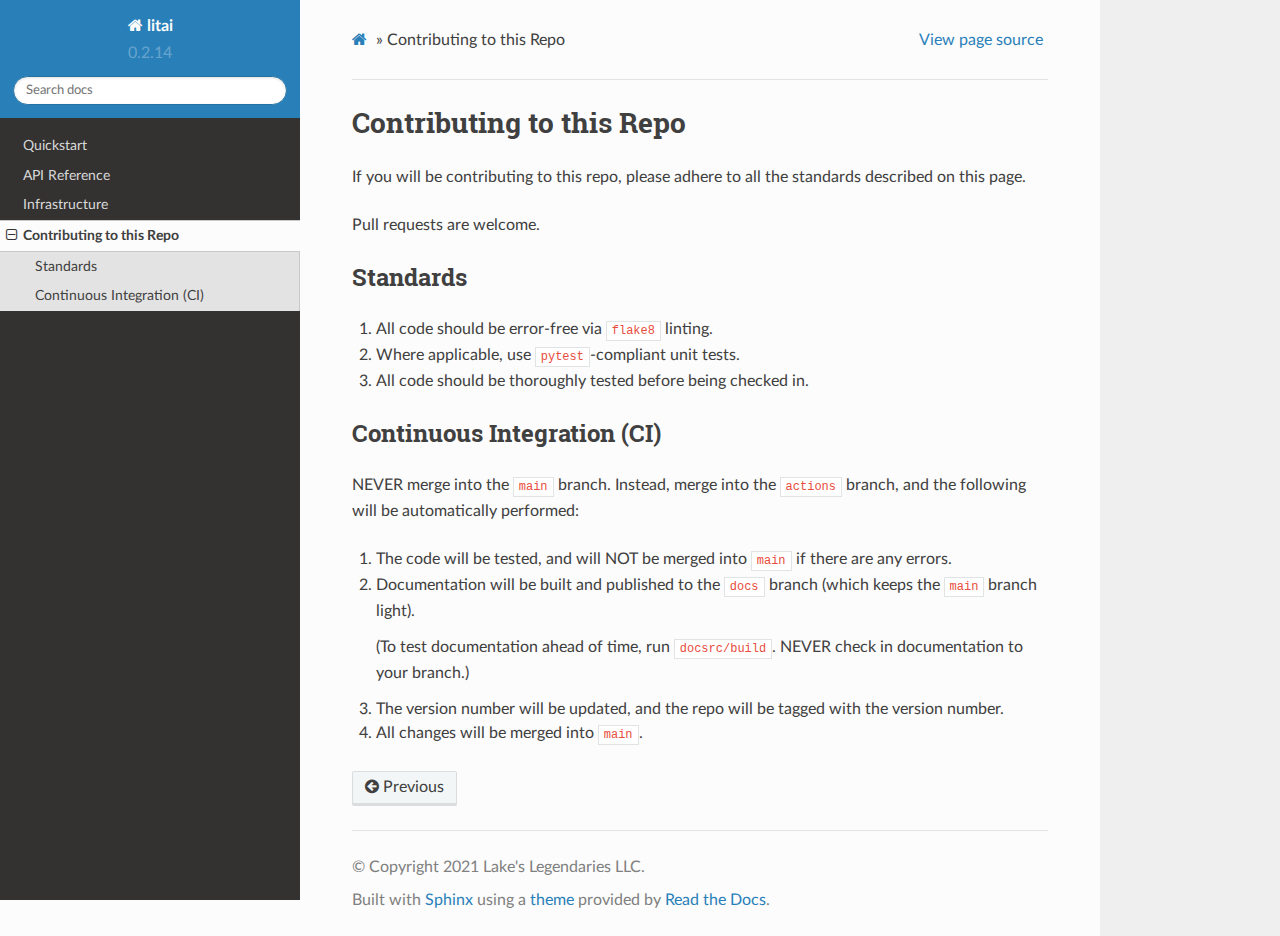
<file: docs/dev.html>
<!DOCTYPE html>
<html class="writer-html5" lang="en" >
<head>
  <meta charset="utf-8" /><meta name="generator" content="Docutils 0.17.1: http://docutils.sourceforge.net/" />

  <meta name="viewport" content="width=device-width, initial-scale=1.0" />
  <title>Contributing to this Repo &mdash; litai  documentation</title>
      <link rel="stylesheet" href="_static/pygments.css" type="text/css" />
      <link rel="stylesheet" href="_static/css/theme.css" type="text/css" />
  <!--[if lt IE 9]>
    <script src="_static/js/html5shiv.min.js"></script>
  <![endif]-->
  
        <script data-url_root="./" id="documentation_options" src="_static/documentation_options.js"></script>
        <script src="_static/jquery.js"></script>
        <script src="_static/underscore.js"></script>
        <script src="_static/_sphinx_javascript_frameworks_compat.js"></script>
        <script src="_static/doctools.js"></script>
    <script src="_static/js/theme.js"></script>
    <link rel="index" title="Index" href="genindex.html" />
    <link rel="search" title="Search" href="search.html" />
    <link rel="prev" title="Infrastructure" href="app.html" /> 
</head>

<body class="wy-body-for-nav"> 
  <div class="wy-grid-for-nav">
    <nav data-toggle="wy-nav-shift" class="wy-nav-side">
      <div class="wy-side-scroll">
        <div class="wy-side-nav-search" >
            <a href="index.html" class="icon icon-home"> litai
          </a>
              <div class="version">
                0.2.14
              </div>
<div role="search">
  <form id="rtd-search-form" class="wy-form" action="search.html" method="get">
    <input type="text" name="q" placeholder="Search docs" />
    <input type="hidden" name="check_keywords" value="yes" />
    <input type="hidden" name="area" value="default" />
  </form>
</div>
        </div><div class="wy-menu wy-menu-vertical" data-spy="affix" role="navigation" aria-label="Navigation menu">
              <ul class="current">
<li class="toctree-l1"><a class="reference internal" href="quickstart.html">Quickstart</a></li>
<li class="toctree-l1"><a class="reference internal" href="api.html">API Reference</a></li>
<li class="toctree-l1"><a class="reference internal" href="app.html">Infrastructure</a></li>
<li class="toctree-l1 current"><a class="current reference internal" href="#">Contributing to this Repo</a><ul>
<li class="toctree-l2"><a class="reference internal" href="#standards">Standards</a></li>
<li class="toctree-l2"><a class="reference internal" href="#continuous-integration-ci">Continuous Integration (CI)</a></li>
</ul>
</li>
</ul>

        </div>
      </div>
    </nav>

    <section data-toggle="wy-nav-shift" class="wy-nav-content-wrap"><nav class="wy-nav-top" aria-label="Mobile navigation menu" >
          <i data-toggle="wy-nav-top" class="fa fa-bars"></i>
          <a href="index.html">litai</a>
      </nav>

      <div class="wy-nav-content">
        <div class="rst-content">
          <div role="navigation" aria-label="Page navigation">
  <ul class="wy-breadcrumbs">
      <li><a href="index.html" class="icon icon-home"></a> &raquo;</li>
      <li>Contributing to this Repo</li>
      <li class="wy-breadcrumbs-aside">
            <a href="_sources/dev.rst.txt" rel="nofollow"> View page source</a>
      </li>
  </ul>
  <hr/>
</div>
          <div role="main" class="document" itemscope="itemscope" itemtype="http://schema.org/Article">
           <div itemprop="articleBody">
             
  <section id="contributing-to-this-repo">
<h1>Contributing to this Repo<a class="headerlink" href="#contributing-to-this-repo" title="Permalink to this heading"></a></h1>
<p>If you will be contributing to this repo, please adhere to all the standards
described on this page.</p>
<p>Pull requests are welcome.</p>
<section id="standards">
<h2>Standards<a class="headerlink" href="#standards" title="Permalink to this heading"></a></h2>
<ol class="arabic simple">
<li><p>All code should be error-free via <code class="code docutils literal notranslate"><span class="pre">flake8</span></code> linting.</p></li>
<li><p>Where applicable, use <code class="code docutils literal notranslate"><span class="pre">pytest</span></code>-compliant unit tests.</p></li>
<li><p>All code should be thoroughly tested before being checked in.</p></li>
</ol>
</section>
<section id="continuous-integration-ci">
<h2>Continuous Integration (CI)<a class="headerlink" href="#continuous-integration-ci" title="Permalink to this heading"></a></h2>
<p>NEVER merge into the <code class="code docutils literal notranslate"><span class="pre">main</span></code> branch. Instead, merge into the
<code class="code docutils literal notranslate"><span class="pre">actions</span></code> branch, and the following will be automatically performed:</p>
<ol class="arabic">
<li><p>The code will be tested, and will NOT be merged into <code class="code docutils literal notranslate"><span class="pre">main</span></code> if
there are any errors.</p></li>
<li><p>Documentation will be built and published to the <code class="code docutils literal notranslate"><span class="pre">docs</span></code> branch
(which keeps the <code class="code docutils literal notranslate"><span class="pre">main</span></code> branch light).</p>
<p>(To test documentation ahead of time, run <code class="code docutils literal notranslate"><span class="pre">docsrc/build</span></code>. NEVER
check in documentation to your branch.)</p>
</li>
<li><p>The version number will be updated, and the repo will be
tagged with the version number.</p></li>
<li><p>All changes will be merged into <code class="code docutils literal notranslate"><span class="pre">main</span></code>.</p></li>
</ol>
</section>
</section>


           </div>
          </div>
          <footer><div class="rst-footer-buttons" role="navigation" aria-label="Footer">
        <a href="app.html" class="btn btn-neutral float-left" title="Infrastructure" accesskey="p" rel="prev"><span class="fa fa-arrow-circle-left" aria-hidden="true"></span> Previous</a>
    </div>

  <hr/>

  <div role="contentinfo">
    <p>&#169; Copyright 2021 Lake&#39;s Legendaries LLC.</p>
  </div>

  Built with <a href="https://www.sphinx-doc.org/">Sphinx</a> using a
    <a href="https://github.com/readthedocs/sphinx_rtd_theme">theme</a>
    provided by <a href="https://readthedocs.org">Read the Docs</a>.
   

</footer>
        </div>
      </div>
    </section>
  </div>
  <script>
      jQuery(function () {
          SphinxRtdTheme.Navigation.enable(true);
      });
  </script> 

</body>
</html>
</file>
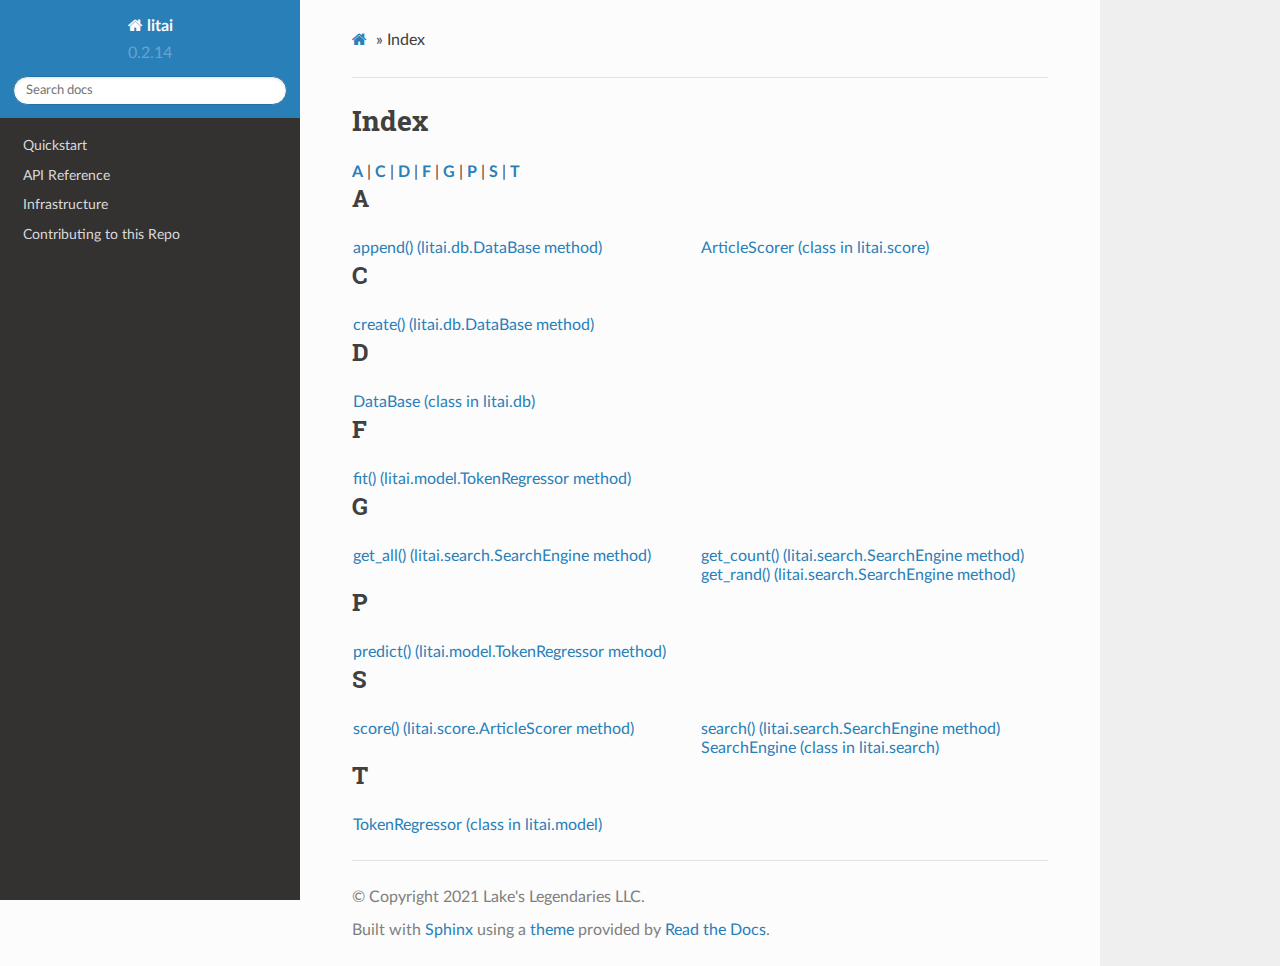
<file: docs/genindex.html>
<!DOCTYPE html>
<html class="writer-html5" lang="en" >
<head>
  <meta charset="utf-8" />
  <meta name="viewport" content="width=device-width, initial-scale=1.0" />
  <title>Index &mdash; litai  documentation</title>
      <link rel="stylesheet" href="_static/pygments.css" type="text/css" />
      <link rel="stylesheet" href="_static/css/theme.css" type="text/css" />
  <!--[if lt IE 9]>
    <script src="_static/js/html5shiv.min.js"></script>
  <![endif]-->
  
        <script data-url_root="./" id="documentation_options" src="_static/documentation_options.js"></script>
        <script src="_static/jquery.js"></script>
        <script src="_static/underscore.js"></script>
        <script src="_static/_sphinx_javascript_frameworks_compat.js"></script>
        <script src="_static/doctools.js"></script>
    <script src="_static/js/theme.js"></script>
    <link rel="index" title="Index" href="#" />
    <link rel="search" title="Search" href="search.html" /> 
</head>

<body class="wy-body-for-nav"> 
  <div class="wy-grid-for-nav">
    <nav data-toggle="wy-nav-shift" class="wy-nav-side">
      <div class="wy-side-scroll">
        <div class="wy-side-nav-search" >
            <a href="index.html" class="icon icon-home"> litai
          </a>
              <div class="version">
                0.2.14
              </div>
<div role="search">
  <form id="rtd-search-form" class="wy-form" action="search.html" method="get">
    <input type="text" name="q" placeholder="Search docs" />
    <input type="hidden" name="check_keywords" value="yes" />
    <input type="hidden" name="area" value="default" />
  </form>
</div>
        </div><div class="wy-menu wy-menu-vertical" data-spy="affix" role="navigation" aria-label="Navigation menu">
              <ul>
<li class="toctree-l1"><a class="reference internal" href="quickstart.html">Quickstart</a></li>
<li class="toctree-l1"><a class="reference internal" href="api.html">API Reference</a></li>
<li class="toctree-l1"><a class="reference internal" href="app.html">Infrastructure</a></li>
<li class="toctree-l1"><a class="reference internal" href="dev.html">Contributing to this Repo</a></li>
</ul>

        </div>
      </div>
    </nav>

    <section data-toggle="wy-nav-shift" class="wy-nav-content-wrap"><nav class="wy-nav-top" aria-label="Mobile navigation menu" >
          <i data-toggle="wy-nav-top" class="fa fa-bars"></i>
          <a href="index.html">litai</a>
      </nav>

      <div class="wy-nav-content">
        <div class="rst-content">
          <div role="navigation" aria-label="Page navigation">
  <ul class="wy-breadcrumbs">
      <li><a href="index.html" class="icon icon-home"></a> &raquo;</li>
      <li>Index</li>
      <li class="wy-breadcrumbs-aside">
      </li>
  </ul>
  <hr/>
</div>
          <div role="main" class="document" itemscope="itemscope" itemtype="http://schema.org/Article">
           <div itemprop="articleBody">
             

<h1 id="index">Index</h1>

<div class="genindex-jumpbox">
 <a href="#A"><strong>A</strong></a>
 | <a href="#C"><strong>C</strong></a>
 | <a href="#D"><strong>D</strong></a>
 | <a href="#F"><strong>F</strong></a>
 | <a href="#G"><strong>G</strong></a>
 | <a href="#P"><strong>P</strong></a>
 | <a href="#S"><strong>S</strong></a>
 | <a href="#T"><strong>T</strong></a>
 
</div>
<h2 id="A">A</h2>
<table style="width: 100%" class="indextable genindextable"><tr>
  <td style="width: 33%; vertical-align: top;"><ul>
      <li><a href="api.html#litai.db.DataBase.append">append() (litai.db.DataBase method)</a>
</li>
  </ul></td>
  <td style="width: 33%; vertical-align: top;"><ul>
      <li><a href="api.html#litai.score.ArticleScorer">ArticleScorer (class in litai.score)</a>
</li>
  </ul></td>
</tr></table>

<h2 id="C">C</h2>
<table style="width: 100%" class="indextable genindextable"><tr>
  <td style="width: 33%; vertical-align: top;"><ul>
      <li><a href="api.html#litai.db.DataBase.create">create() (litai.db.DataBase method)</a>
</li>
  </ul></td>
</tr></table>

<h2 id="D">D</h2>
<table style="width: 100%" class="indextable genindextable"><tr>
  <td style="width: 33%; vertical-align: top;"><ul>
      <li><a href="api.html#litai.db.DataBase">DataBase (class in litai.db)</a>
</li>
  </ul></td>
</tr></table>

<h2 id="F">F</h2>
<table style="width: 100%" class="indextable genindextable"><tr>
  <td style="width: 33%; vertical-align: top;"><ul>
      <li><a href="api.html#litai.model.TokenRegressor.fit">fit() (litai.model.TokenRegressor method)</a>
</li>
  </ul></td>
</tr></table>

<h2 id="G">G</h2>
<table style="width: 100%" class="indextable genindextable"><tr>
  <td style="width: 33%; vertical-align: top;"><ul>
      <li><a href="api.html#litai.search.SearchEngine.get_all">get_all() (litai.search.SearchEngine method)</a>
</li>
  </ul></td>
  <td style="width: 33%; vertical-align: top;"><ul>
      <li><a href="api.html#litai.search.SearchEngine.get_count">get_count() (litai.search.SearchEngine method)</a>
</li>
      <li><a href="api.html#litai.search.SearchEngine.get_rand">get_rand() (litai.search.SearchEngine method)</a>
</li>
  </ul></td>
</tr></table>

<h2 id="P">P</h2>
<table style="width: 100%" class="indextable genindextable"><tr>
  <td style="width: 33%; vertical-align: top;"><ul>
      <li><a href="api.html#litai.model.TokenRegressor.predict">predict() (litai.model.TokenRegressor method)</a>
</li>
  </ul></td>
</tr></table>

<h2 id="S">S</h2>
<table style="width: 100%" class="indextable genindextable"><tr>
  <td style="width: 33%; vertical-align: top;"><ul>
      <li><a href="api.html#litai.score.ArticleScorer.score">score() (litai.score.ArticleScorer method)</a>
</li>
  </ul></td>
  <td style="width: 33%; vertical-align: top;"><ul>
      <li><a href="api.html#litai.search.SearchEngine.search">search() (litai.search.SearchEngine method)</a>
</li>
      <li><a href="api.html#litai.search.SearchEngine">SearchEngine (class in litai.search)</a>
</li>
  </ul></td>
</tr></table>

<h2 id="T">T</h2>
<table style="width: 100%" class="indextable genindextable"><tr>
  <td style="width: 33%; vertical-align: top;"><ul>
      <li><a href="api.html#litai.model.TokenRegressor">TokenRegressor (class in litai.model)</a>
</li>
  </ul></td>
</tr></table>



           </div>
          </div>
          <footer>

  <hr/>

  <div role="contentinfo">
    <p>&#169; Copyright 2021 Lake&#39;s Legendaries LLC.</p>
  </div>

  Built with <a href="https://www.sphinx-doc.org/">Sphinx</a> using a
    <a href="https://github.com/readthedocs/sphinx_rtd_theme">theme</a>
    provided by <a href="https://readthedocs.org">Read the Docs</a>.
   

</footer>
        </div>
      </div>
    </section>
  </div>
  <script>
      jQuery(function () {
          SphinxRtdTheme.Navigation.enable(true);
      });
  </script> 

</body>
</html>
</file>
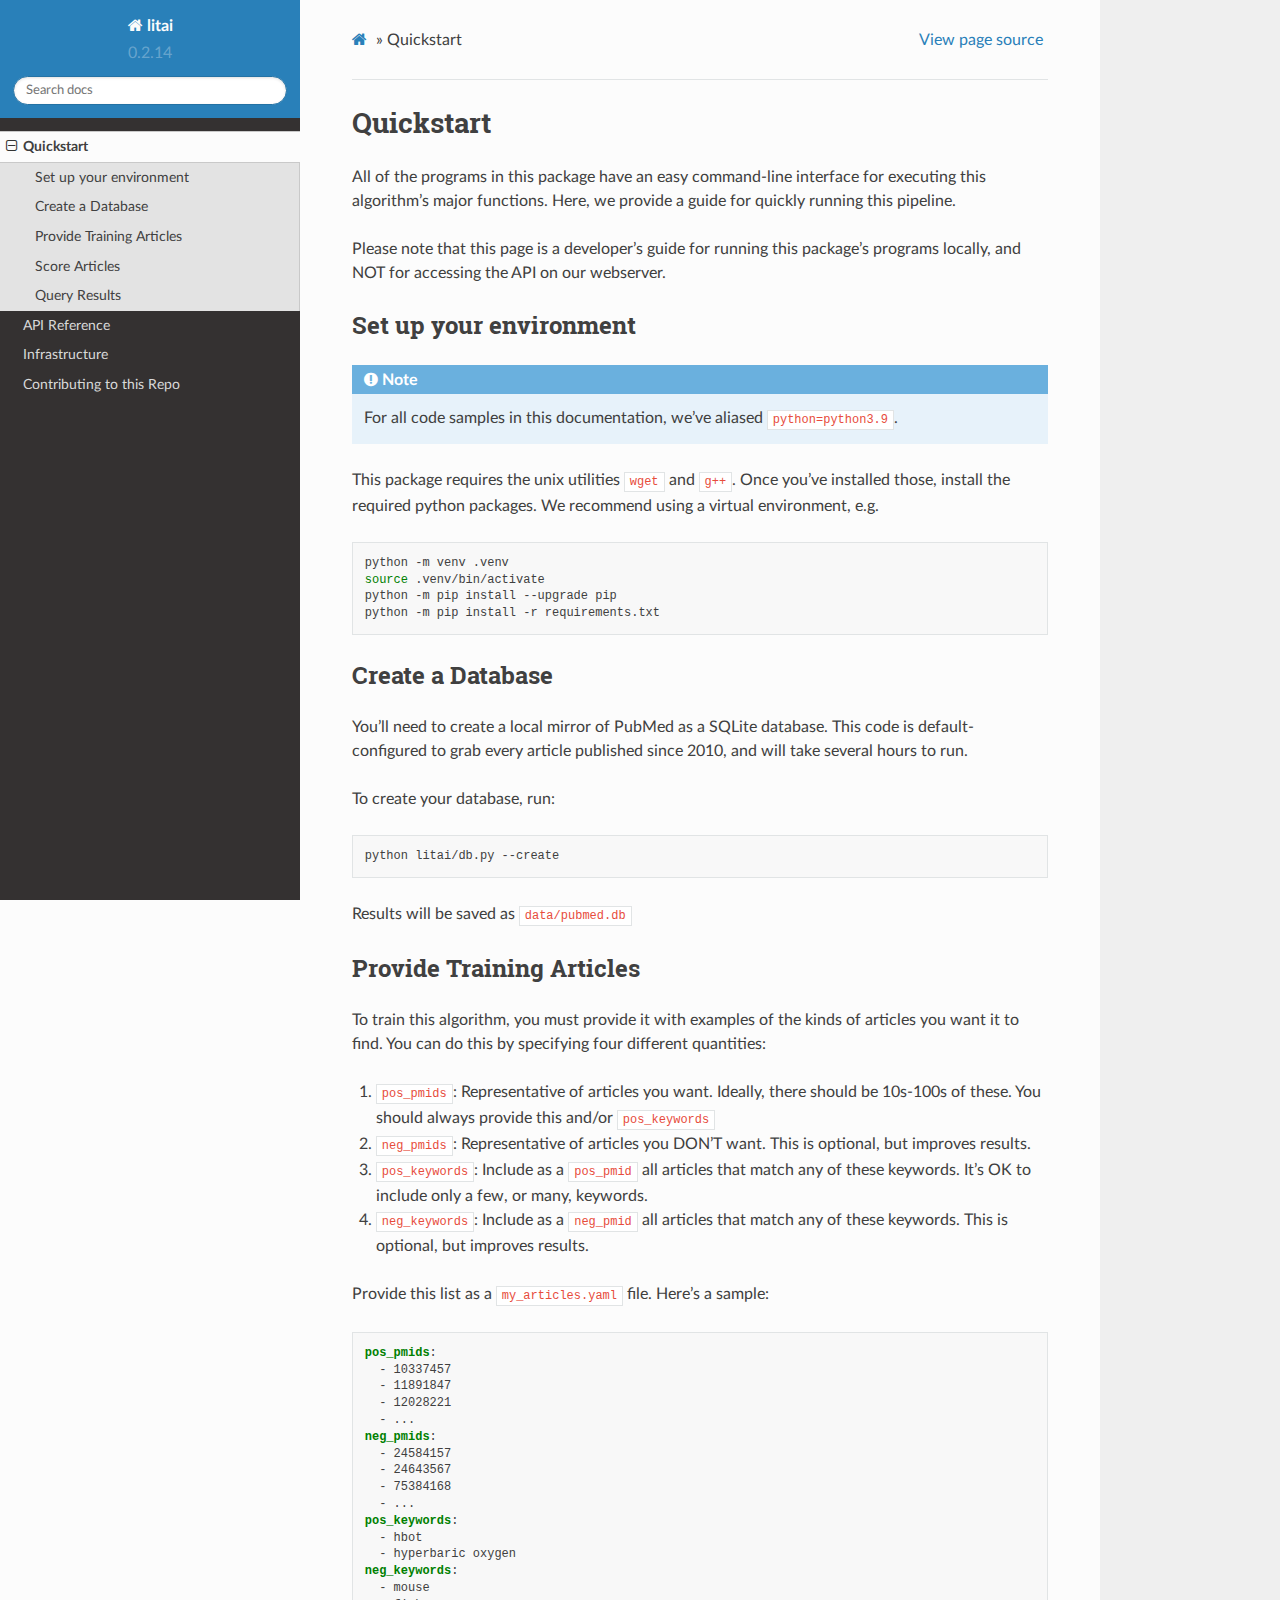
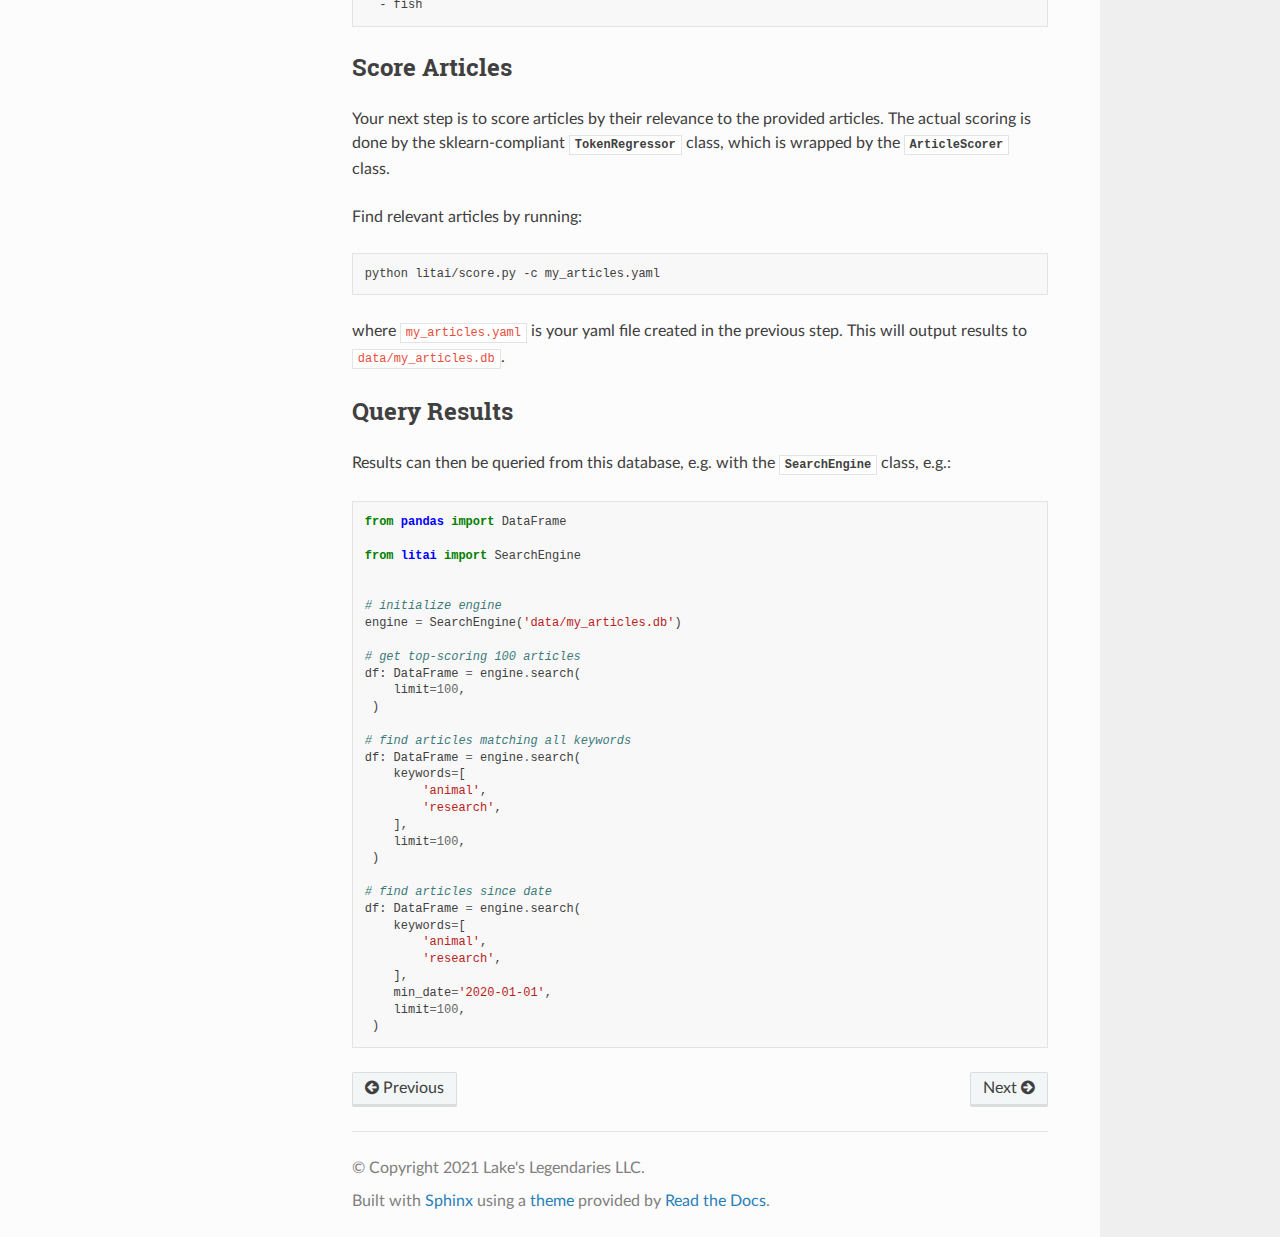
<file: docs/quickstart.html>
<!DOCTYPE html>
<html class="writer-html5" lang="en" >
<head>
  <meta charset="utf-8" /><meta name="generator" content="Docutils 0.17.1: http://docutils.sourceforge.net/" />

  <meta name="viewport" content="width=device-width, initial-scale=1.0" />
  <title>Quickstart &mdash; litai  documentation</title>
      <link rel="stylesheet" href="_static/pygments.css" type="text/css" />
      <link rel="stylesheet" href="_static/css/theme.css" type="text/css" />
  <!--[if lt IE 9]>
    <script src="_static/js/html5shiv.min.js"></script>
  <![endif]-->
  
        <script data-url_root="./" id="documentation_options" src="_static/documentation_options.js"></script>
        <script src="_static/jquery.js"></script>
        <script src="_static/underscore.js"></script>
        <script src="_static/_sphinx_javascript_frameworks_compat.js"></script>
        <script src="_static/doctools.js"></script>
    <script src="_static/js/theme.js"></script>
    <link rel="index" title="Index" href="genindex.html" />
    <link rel="search" title="Search" href="search.html" />
    <link rel="next" title="API Reference" href="api.html" />
    <link rel="prev" title="LitAI: AI-Powered PubMed Literature Search" href="index.html" /> 
</head>

<body class="wy-body-for-nav"> 
  <div class="wy-grid-for-nav">
    <nav data-toggle="wy-nav-shift" class="wy-nav-side">
      <div class="wy-side-scroll">
        <div class="wy-side-nav-search" >
            <a href="index.html" class="icon icon-home"> litai
          </a>
              <div class="version">
                0.2.14
              </div>
<div role="search">
  <form id="rtd-search-form" class="wy-form" action="search.html" method="get">
    <input type="text" name="q" placeholder="Search docs" />
    <input type="hidden" name="check_keywords" value="yes" />
    <input type="hidden" name="area" value="default" />
  </form>
</div>
        </div><div class="wy-menu wy-menu-vertical" data-spy="affix" role="navigation" aria-label="Navigation menu">
              <ul class="current">
<li class="toctree-l1 current"><a class="current reference internal" href="#">Quickstart</a><ul>
<li class="toctree-l2"><a class="reference internal" href="#set-up-your-environment">Set up your environment</a></li>
<li class="toctree-l2"><a class="reference internal" href="#create-a-database">Create a Database</a></li>
<li class="toctree-l2"><a class="reference internal" href="#provide-training-articles">Provide Training Articles</a></li>
<li class="toctree-l2"><a class="reference internal" href="#score-articles">Score Articles</a></li>
<li class="toctree-l2"><a class="reference internal" href="#query-results">Query Results</a></li>
</ul>
</li>
<li class="toctree-l1"><a class="reference internal" href="api.html">API Reference</a></li>
<li class="toctree-l1"><a class="reference internal" href="app.html">Infrastructure</a></li>
<li class="toctree-l1"><a class="reference internal" href="dev.html">Contributing to this Repo</a></li>
</ul>

        </div>
      </div>
    </nav>

    <section data-toggle="wy-nav-shift" class="wy-nav-content-wrap"><nav class="wy-nav-top" aria-label="Mobile navigation menu" >
          <i data-toggle="wy-nav-top" class="fa fa-bars"></i>
          <a href="index.html">litai</a>
      </nav>

      <div class="wy-nav-content">
        <div class="rst-content">
          <div role="navigation" aria-label="Page navigation">
  <ul class="wy-breadcrumbs">
      <li><a href="index.html" class="icon icon-home"></a> &raquo;</li>
      <li>Quickstart</li>
      <li class="wy-breadcrumbs-aside">
            <a href="_sources/quickstart.rst.txt" rel="nofollow"> View page source</a>
      </li>
  </ul>
  <hr/>
</div>
          <div role="main" class="document" itemscope="itemscope" itemtype="http://schema.org/Article">
           <div itemprop="articleBody">
             
  <section id="quickstart">
<h1>Quickstart<a class="headerlink" href="#quickstart" title="Permalink to this heading"></a></h1>
<p>All of the programs in this package have an easy command-line interface for
executing this algorithm’s major functions. Here, we provide a guide for
quickly running this pipeline.</p>
<p>Please note that this page is a developer’s guide for running this package’s
programs locally, and NOT for accessing the API on our webserver.</p>
<section id="set-up-your-environment">
<h2>Set up your environment<a class="headerlink" href="#set-up-your-environment" title="Permalink to this heading"></a></h2>
<div class="admonition note">
<p class="admonition-title">Note</p>
<p>For all code samples in this documentation, we’ve aliased
<code class="code docutils literal notranslate"><span class="pre">python=python3.9</span></code>.</p>
</div>
<p>This package requires the unix utilities <code class="code docutils literal notranslate"><span class="pre">wget</span></code> and <code class="code docutils literal notranslate"><span class="pre">g++</span></code>. Once
you’ve installed those, install the required python packages. We recommend
using a virtual environment, e.g.</p>
<div class="highlight-bash notranslate"><div class="highlight"><pre><span></span>python -m venv .venv
<span class="nb">source</span> .venv/bin/activate
python -m pip install --upgrade pip
python -m pip install -r requirements.txt
</pre></div>
</div>
</section>
<section id="create-a-database">
<h2>Create a Database<a class="headerlink" href="#create-a-database" title="Permalink to this heading"></a></h2>
<p>You’ll need to create a local mirror of PubMed as a SQLite database. This code
is default-configured to grab every article published since 2010, and will take
several hours to run.</p>
<p>To create your database, run:</p>
<div class="highlight-bash notranslate"><div class="highlight"><pre><span></span>python litai/db.py --create
</pre></div>
</div>
<p>Results will be saved as <code class="code docutils literal notranslate"><span class="pre">data/pubmed.db</span></code></p>
</section>
<section id="provide-training-articles">
<h2>Provide Training Articles<a class="headerlink" href="#provide-training-articles" title="Permalink to this heading"></a></h2>
<p>To train this algorithm, you must provide it with examples of the kinds of
articles you want it to find. You can do this by specifying four different
quantities:</p>
<ol class="arabic simple">
<li><p><code class="code docutils literal notranslate"><span class="pre">pos_pmids</span></code>: Representative of articles you want. Ideally, there
should be 10s-100s of these. You should always provide this and/or
<code class="code docutils literal notranslate"><span class="pre">pos_keywords</span></code></p></li>
<li><p><code class="code docutils literal notranslate"><span class="pre">neg_pmids</span></code>: Representative of articles you DON’T want. This is
optional, but improves results.</p></li>
<li><p><code class="code docutils literal notranslate"><span class="pre">pos_keywords</span></code>: Include as a <code class="code docutils literal notranslate"><span class="pre">pos_pmid</span></code> all articles that match
any of these keywords. It’s OK to include only a few, or many, keywords.</p></li>
<li><p><code class="code docutils literal notranslate"><span class="pre">neg_keywords</span></code>: Include as a <code class="code docutils literal notranslate"><span class="pre">neg_pmid</span></code> all articles that match
any of these keywords. This is optional, but improves results.</p></li>
</ol>
<p>Provide this list as a <code class="code docutils literal notranslate"><span class="pre">my_articles.yaml</span></code> file. Here’s a sample:</p>
<div class="highlight-yaml notranslate"><div class="highlight"><pre><span></span><span class="nt">pos_pmids</span><span class="p">:</span><span class="w"></span>
<span class="w">  </span><span class="p p-Indicator">-</span><span class="w"> </span><span class="l l-Scalar l-Scalar-Plain">10337457</span><span class="w"></span>
<span class="w">  </span><span class="p p-Indicator">-</span><span class="w"> </span><span class="l l-Scalar l-Scalar-Plain">11891847</span><span class="w"></span>
<span class="w">  </span><span class="p p-Indicator">-</span><span class="w"> </span><span class="l l-Scalar l-Scalar-Plain">12028221</span><span class="w"></span>
<span class="w">  </span><span class="p p-Indicator">-</span><span class="w"> </span><span class="l l-Scalar l-Scalar-Plain">...</span><span class="w"></span>
<span class="nt">neg_pmids</span><span class="p">:</span><span class="w"></span>
<span class="w">  </span><span class="p p-Indicator">-</span><span class="w"> </span><span class="l l-Scalar l-Scalar-Plain">24584157</span><span class="w"></span>
<span class="w">  </span><span class="p p-Indicator">-</span><span class="w"> </span><span class="l l-Scalar l-Scalar-Plain">24643567</span><span class="w"></span>
<span class="w">  </span><span class="p p-Indicator">-</span><span class="w"> </span><span class="l l-Scalar l-Scalar-Plain">75384168</span><span class="w"></span>
<span class="w">  </span><span class="p p-Indicator">-</span><span class="w"> </span><span class="l l-Scalar l-Scalar-Plain">...</span><span class="w"></span>
<span class="nt">pos_keywords</span><span class="p">:</span><span class="w"></span>
<span class="w">  </span><span class="p p-Indicator">-</span><span class="w"> </span><span class="l l-Scalar l-Scalar-Plain">hbot</span><span class="w"></span>
<span class="w">  </span><span class="p p-Indicator">-</span><span class="w"> </span><span class="l l-Scalar l-Scalar-Plain">hyperbaric oxygen</span><span class="w"></span>
<span class="nt">neg_keywords</span><span class="p">:</span><span class="w"></span>
<span class="w">  </span><span class="p p-Indicator">-</span><span class="w"> </span><span class="l l-Scalar l-Scalar-Plain">mouse</span><span class="w"></span>
<span class="w">  </span><span class="p p-Indicator">-</span><span class="w"> </span><span class="l l-Scalar l-Scalar-Plain">fish</span><span class="w"></span>
</pre></div>
</div>
</section>
<section id="score-articles">
<h2>Score Articles<a class="headerlink" href="#score-articles" title="Permalink to this heading"></a></h2>
<p>Your next step is to score articles by their relevance to the provided
articles. The actual scoring is done by the sklearn-compliant
<a class="reference internal" href="api.html#litai.model.TokenRegressor" title="litai.model.TokenRegressor"><code class="xref py py-class docutils literal notranslate"><span class="pre">TokenRegressor</span></code></a> class, which is wrapped by the
<a class="reference internal" href="api.html#litai.score.ArticleScorer" title="litai.score.ArticleScorer"><code class="xref py py-class docutils literal notranslate"><span class="pre">ArticleScorer</span></code></a> class.</p>
<p>Find relevant articles by running:</p>
<div class="highlight-bash notranslate"><div class="highlight"><pre><span></span>python litai/score.py -c my_articles.yaml
</pre></div>
</div>
<p>where <code class="code docutils literal notranslate"><span class="pre">my_articles.yaml</span></code> is your yaml file created in the previous step.
This will output results to <code class="code docutils literal notranslate"><span class="pre">data/my_articles.db</span></code>.</p>
</section>
<section id="query-results">
<h2>Query Results<a class="headerlink" href="#query-results" title="Permalink to this heading"></a></h2>
<p>Results can then be queried from this database, e.g. with the
<a class="reference internal" href="api.html#litai.search.SearchEngine" title="litai.search.SearchEngine"><code class="xref py py-class docutils literal notranslate"><span class="pre">SearchEngine</span></code></a> class, e.g.:</p>
<div class="highlight-python notranslate"><div class="highlight"><pre><span></span><span class="kn">from</span> <span class="nn">pandas</span> <span class="kn">import</span> <span class="n">DataFrame</span>

<span class="kn">from</span> <span class="nn">litai</span> <span class="kn">import</span> <span class="n">SearchEngine</span>


<span class="c1"># initialize engine</span>
<span class="n">engine</span> <span class="o">=</span> <span class="n">SearchEngine</span><span class="p">(</span><span class="s1">&#39;data/my_articles.db&#39;</span><span class="p">)</span>

<span class="c1"># get top-scoring 100 articles</span>
<span class="n">df</span><span class="p">:</span> <span class="n">DataFrame</span> <span class="o">=</span> <span class="n">engine</span><span class="o">.</span><span class="n">search</span><span class="p">(</span>
    <span class="n">limit</span><span class="o">=</span><span class="mi">100</span><span class="p">,</span>
 <span class="p">)</span>

<span class="c1"># find articles matching all keywords</span>
<span class="n">df</span><span class="p">:</span> <span class="n">DataFrame</span> <span class="o">=</span> <span class="n">engine</span><span class="o">.</span><span class="n">search</span><span class="p">(</span>
    <span class="n">keywords</span><span class="o">=</span><span class="p">[</span>
        <span class="s1">&#39;animal&#39;</span><span class="p">,</span>
        <span class="s1">&#39;research&#39;</span><span class="p">,</span>
    <span class="p">],</span>
    <span class="n">limit</span><span class="o">=</span><span class="mi">100</span><span class="p">,</span>
 <span class="p">)</span>

<span class="c1"># find articles since date</span>
<span class="n">df</span><span class="p">:</span> <span class="n">DataFrame</span> <span class="o">=</span> <span class="n">engine</span><span class="o">.</span><span class="n">search</span><span class="p">(</span>
    <span class="n">keywords</span><span class="o">=</span><span class="p">[</span>
        <span class="s1">&#39;animal&#39;</span><span class="p">,</span>
        <span class="s1">&#39;research&#39;</span><span class="p">,</span>
    <span class="p">],</span>
    <span class="n">min_date</span><span class="o">=</span><span class="s1">&#39;2020-01-01&#39;</span><span class="p">,</span>
    <span class="n">limit</span><span class="o">=</span><span class="mi">100</span><span class="p">,</span>
 <span class="p">)</span>
</pre></div>
</div>
</section>
</section>


           </div>
          </div>
          <footer><div class="rst-footer-buttons" role="navigation" aria-label="Footer">
        <a href="index.html" class="btn btn-neutral float-left" title="LitAI: AI-Powered PubMed Literature Search" accesskey="p" rel="prev"><span class="fa fa-arrow-circle-left" aria-hidden="true"></span> Previous</a>
        <a href="api.html" class="btn btn-neutral float-right" title="API Reference" accesskey="n" rel="next">Next <span class="fa fa-arrow-circle-right" aria-hidden="true"></span></a>
    </div>

  <hr/>

  <div role="contentinfo">
    <p>&#169; Copyright 2021 Lake&#39;s Legendaries LLC.</p>
  </div>

  Built with <a href="https://www.sphinx-doc.org/">Sphinx</a> using a
    <a href="https://github.com/readthedocs/sphinx_rtd_theme">theme</a>
    provided by <a href="https://readthedocs.org">Read the Docs</a>.
   

</footer>
        </div>
      </div>
    </section>
  </div>
  <script>
      jQuery(function () {
          SphinxRtdTheme.Navigation.enable(true);
      });
  </script> 

</body>
</html>
</file>
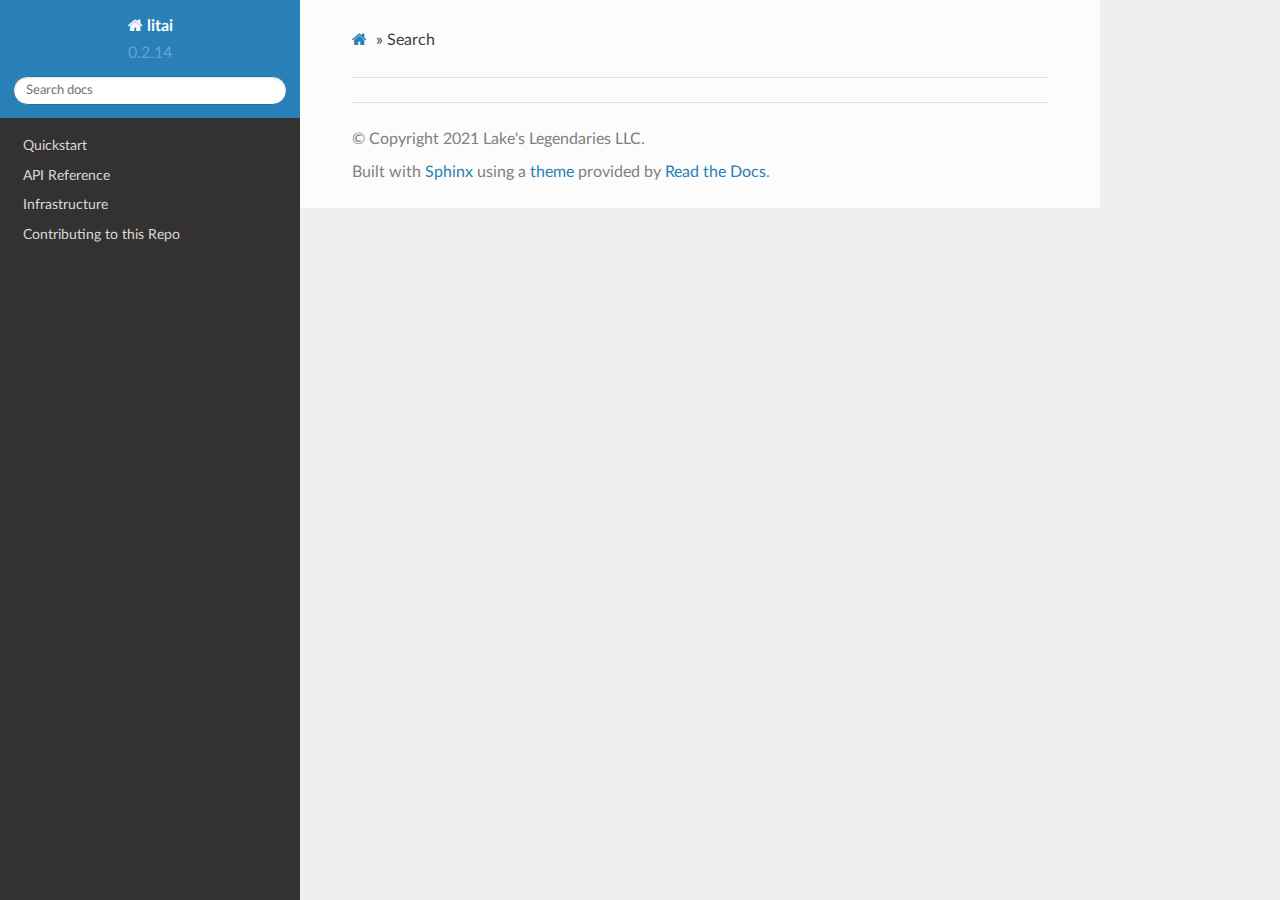
<file: docs/search.html>
<!DOCTYPE html>
<html class="writer-html5" lang="en" >
<head>
  <meta charset="utf-8" />
  <meta name="viewport" content="width=device-width, initial-scale=1.0" />
  <title>Search &mdash; litai  documentation</title>
      <link rel="stylesheet" href="_static/pygments.css" type="text/css" />
      <link rel="stylesheet" href="_static/css/theme.css" type="text/css" />
    
  <!--[if lt IE 9]>
    <script src="_static/js/html5shiv.min.js"></script>
  <![endif]-->
  
        <script data-url_root="./" id="documentation_options" src="_static/documentation_options.js"></script>
        <script src="_static/jquery.js"></script>
        <script src="_static/underscore.js"></script>
        <script src="_static/_sphinx_javascript_frameworks_compat.js"></script>
        <script src="_static/doctools.js"></script>
    <script src="_static/js/theme.js"></script>
    <script src="_static/searchtools.js"></script>
    <script src="_static/language_data.js"></script>
    <link rel="index" title="Index" href="genindex.html" />
    <link rel="search" title="Search" href="#" /> 
</head>

<body class="wy-body-for-nav"> 
  <div class="wy-grid-for-nav">
    <nav data-toggle="wy-nav-shift" class="wy-nav-side">
      <div class="wy-side-scroll">
        <div class="wy-side-nav-search" >
            <a href="index.html" class="icon icon-home"> litai
          </a>
              <div class="version">
                0.2.14
              </div>
<div role="search">
  <form id="rtd-search-form" class="wy-form" action="#" method="get">
    <input type="text" name="q" placeholder="Search docs" />
    <input type="hidden" name="check_keywords" value="yes" />
    <input type="hidden" name="area" value="default" />
  </form>
</div>
        </div><div class="wy-menu wy-menu-vertical" data-spy="affix" role="navigation" aria-label="Navigation menu">
              <ul>
<li class="toctree-l1"><a class="reference internal" href="quickstart.html">Quickstart</a></li>
<li class="toctree-l1"><a class="reference internal" href="api.html">API Reference</a></li>
<li class="toctree-l1"><a class="reference internal" href="app.html">Infrastructure</a></li>
<li class="toctree-l1"><a class="reference internal" href="dev.html">Contributing to this Repo</a></li>
</ul>

        </div>
      </div>
    </nav>

    <section data-toggle="wy-nav-shift" class="wy-nav-content-wrap"><nav class="wy-nav-top" aria-label="Mobile navigation menu" >
          <i data-toggle="wy-nav-top" class="fa fa-bars"></i>
          <a href="index.html">litai</a>
      </nav>

      <div class="wy-nav-content">
        <div class="rst-content">
          <div role="navigation" aria-label="Page navigation">
  <ul class="wy-breadcrumbs">
      <li><a href="index.html" class="icon icon-home"></a> &raquo;</li>
      <li>Search</li>
      <li class="wy-breadcrumbs-aside">
      </li>
  </ul>
  <hr/>
</div>
          <div role="main" class="document" itemscope="itemscope" itemtype="http://schema.org/Article">
           <div itemprop="articleBody">
             
  <noscript>
  <div id="fallback" class="admonition warning">
    <p class="last">
      Please activate JavaScript to enable the search functionality.
    </p>
  </div>
  </noscript>

  
  <div id="search-results">
  
  </div>

           </div>
          </div>
          <footer>

  <hr/>

  <div role="contentinfo">
    <p>&#169; Copyright 2021 Lake&#39;s Legendaries LLC.</p>
  </div>

  Built with <a href="https://www.sphinx-doc.org/">Sphinx</a> using a
    <a href="https://github.com/readthedocs/sphinx_rtd_theme">theme</a>
    provided by <a href="https://readthedocs.org">Read the Docs</a>.
   

</footer>
        </div>
      </div>
    </section>
  </div>
  <script>
      jQuery(function () {
          SphinxRtdTheme.Navigation.enable(true);
      });
  </script>
  <script>
    jQuery(function() { Search.loadIndex("searchindex.js"); });
  </script>
  
  <script id="searchindexloader"></script>
   


</body>
</html>
</file>
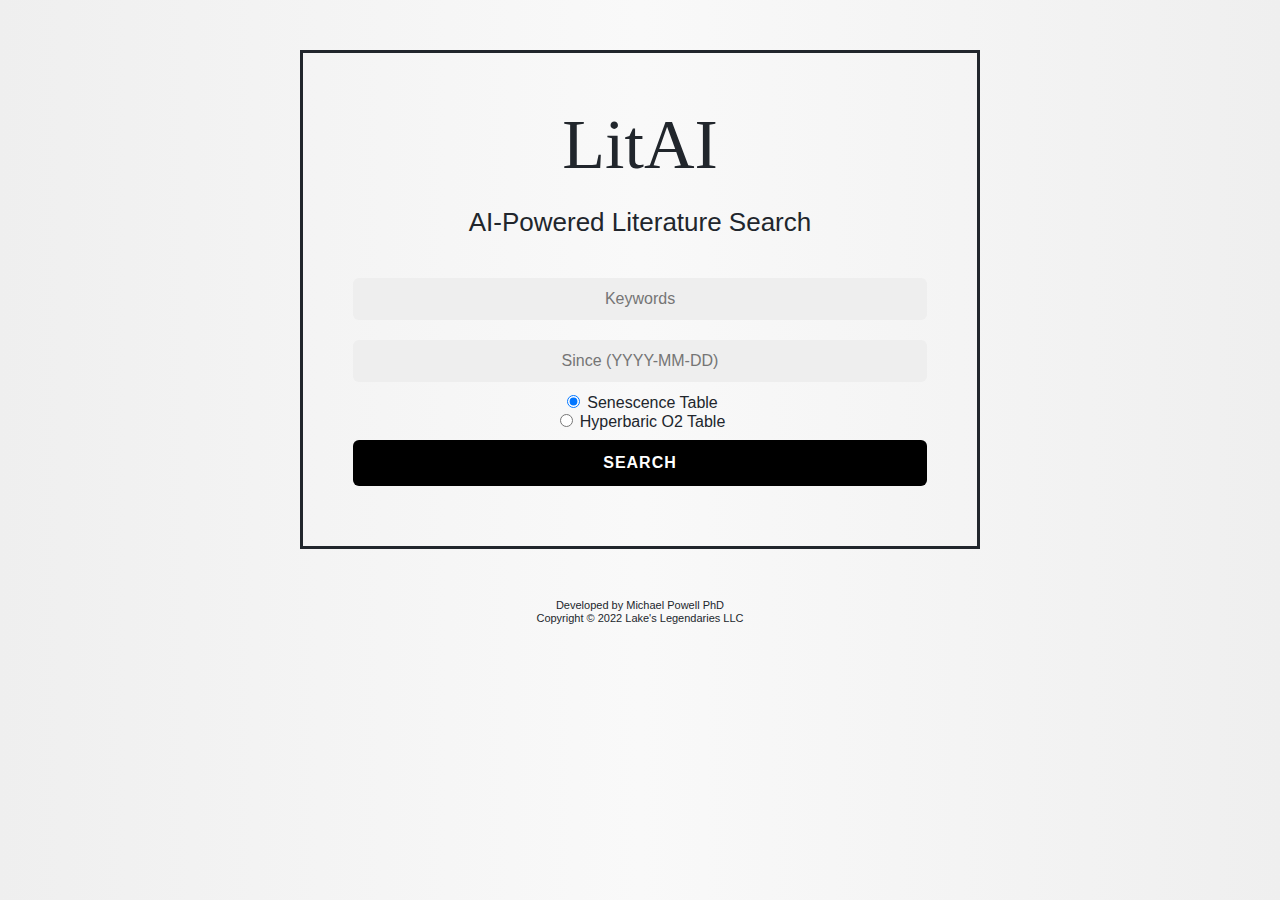
<file: html/search.html>
<!DOCTYPE html>
<html lang="en">
<html>

<head>
    <link rel="icon" type="image/png" href="icon.png" />
    <link rel="stylesheet" type="text/css" href="style.css" />
    <link rel="preconnect" href="https://fonts.googleapis.com">
    <link rel="preconnect" href="https://fonts.gstatic.com" crossorigin>
    <link href="https://fonts.googleapis.com/css2?family=Roboto+Serif:wght@300&display=swap" rel="stylesheet">
    <script src="litai.js"></script>
</head>

<body>

<!-- Search Box -->
<div class="centered">
<div class="boxed"> 
<div class="padding">
<p class="h1">LitAI</p>
<p class="h2">AI-Powered Literature Search</p>
<div class="centered">
    
    <!-- Keywords -->
    <input type="text" name="keywords" id="keywords" placeholder="Keywords">
    <br />

    <!-- Date -->
    <input type="text" name="min_date" id="min_date" placeholder="Since (YYYY-MM-DD)">
    <br />

    <!-- Table -->
    <input type="radio" id="senescence" name="table" value="senescence" checked="checked">
    <label for="senescence" class="p1">Senescence Table</label><br>
    <input type="radio" id="hbot" name="table" value="hbot">
    <label for="hbot" class="p1">Hyperbaric O<sub>2</sub> Table</label><br>

    <!-- Search Button -->
    <button class="button" onclick="query_api()">
        Search
    </button>
    <br />
</div>
</div>
</div>
</div>

<!-- Results -->
<div class="centered">
<div class="boxed" id="results-box" style="display: none">
<div class="padding">
<div class="justified">
<div id="results">
</div>
</div>
</div>
</div>
</div>

<!-- Attribution -->
<div class="centered">
<p class="p3">Developed by Michael Powell PhD</p>
<p class="p3">Copyright &copy; 2022 Lake's Legendaries LLC</p>
</div>

</body>
</html>
</file>
<file: docs/_static/pygments.css>
pre { line-height: 125%; }
td.linenos .normal { color: inherit; background-color: transparent; padding-left: 5px; padding-right: 5px; }
span.linenos { color: inherit; background-color: transparent; padding-left: 5px; padding-right: 5px; }
td.linenos .special { color: #000000; background-color: #ffffc0; padding-left: 5px; padding-right: 5px; }
span.linenos.special { color: #000000; background-color: #ffffc0; padding-left: 5px; padding-right: 5px; }
.highlight .hll { background-color: #ffffcc }
.highlight { background: #f8f8f8; }
.highlight .c { color: #3D7B7B; font-style: italic } /* Comment */
.highlight .err { border: 1px solid #FF0000 } /* Error */
.highlight .k { color: #008000; font-weight: bold } /* Keyword */
.highlight .o { color: #666666 } /* Operator */
.highlight .ch { color: #3D7B7B; font-style: italic } /* Comment.Hashbang */
.highlight .cm { color: #3D7B7B; font-style: italic } /* Comment.Multiline */
.highlight .cp { color: #9C6500 } /* Comment.Preproc */
.highlight .cpf { color: #3D7B7B; font-style: italic } /* Comment.PreprocFile */
.highlight .c1 { color: #3D7B7B; font-style: italic } /* Comment.Single */
.highlight .cs { color: #3D7B7B; font-style: italic } /* Comment.Special */
.highlight .gd { color: #A00000 } /* Generic.Deleted */
.highlight .ge { font-style: italic } /* Generic.Emph */
.highlight .gr { color: #E40000 } /* Generic.Error */
.highlight .gh { color: #000080; font-weight: bold } /* Generic.Heading */
.highlight .gi { color: #008400 } /* Generic.Inserted */
.highlight .go { color: #717171 } /* Generic.Output */
.highlight .gp { color: #000080; font-weight: bold } /* Generic.Prompt */
.highlight .gs { font-weight: bold } /* Generic.Strong */
.highlight .gu { color: #800080; font-weight: bold } /* Generic.Subheading */
.highlight .gt { color: #0044DD } /* Generic.Traceback */
.highlight .kc { color: #008000; font-weight: bold } /* Keyword.Constant */
.highlight .kd { color: #008000; font-weight: bold } /* Keyword.Declaration */
.highlight .kn { color: #008000; font-weight: bold } /* Keyword.Namespace */
.highlight .kp { color: #008000 } /* Keyword.Pseudo */
.highlight .kr { color: #008000; font-weight: bold } /* Keyword.Reserved */
.highlight .kt { color: #B00040 } /* Keyword.Type */
.highlight .m { color: #666666 } /* Literal.Number */
.highlight .s { color: #BA2121 } /* Literal.String */
.highlight .na { color: #687822 } /* Name.Attribute */
.highlight .nb { color: #008000 } /* Name.Builtin */
.highlight .nc { color: #0000FF; font-weight: bold } /* Name.Class */
.highlight .no { color: #880000 } /* Name.Constant */
.highlight .nd { color: #AA22FF } /* Name.Decorator */
.highlight .ni { color: #717171; font-weight: bold } /* Name.Entity */
.highlight .ne { color: #CB3F38; font-weight: bold } /* Name.Exception */
.highlight .nf { color: #0000FF } /* Name.Function */
.highlight .nl { color: #767600 } /* Name.Label */
.highlight .nn { color: #0000FF; font-weight: bold } /* Name.Namespace */
.highlight .nt { color: #008000; font-weight: bold } /* Name.Tag */
.highlight .nv { color: #19177C } /* Name.Variable */
.highlight .ow { color: #AA22FF; font-weight: bold } /* Operator.Word */
.highlight .w { color: #bbbbbb } /* Text.Whitespace */
.highlight .mb { color: #666666 } /* Literal.Number.Bin */
.highlight .mf { color: #666666 } /* Literal.Number.Float */
.highlight .mh { color: #666666 } /* Literal.Number.Hex */
.highlight .mi { color: #666666 } /* Literal.Number.Integer */
.highlight .mo { color: #666666 } /* Literal.Number.Oct */
.highlight .sa { color: #BA2121 } /* Literal.String.Affix */
.highlight .sb { color: #BA2121 } /* Literal.String.Backtick */
.highlight .sc { color: #BA2121 } /* Literal.String.Char */
.highlight .dl { color: #BA2121 } /* Literal.String.Delimiter */
.highlight .sd { color: #BA2121; font-style: italic } /* Literal.String.Doc */
.highlight .s2 { color: #BA2121 } /* Literal.String.Double */
.highlight .se { color: #AA5D1F; font-weight: bold } /* Literal.String.Escape */
.highlight .sh { color: #BA2121 } /* Literal.String.Heredoc */
.highlight .si { color: #A45A77; font-weight: bold } /* Literal.String.Interpol */
.highlight .sx { color: #008000 } /* Literal.String.Other */
.highlight .sr { color: #A45A77 } /* Literal.String.Regex */
.highlight .s1 { color: #BA2121 } /* Literal.String.Single */
.highlight .ss { color: #19177C } /* Literal.String.Symbol */
.highlight .bp { color: #008000 } /* Name.Builtin.Pseudo */
.highlight .fm { color: #0000FF } /* Name.Function.Magic */
.highlight .vc { color: #19177C } /* Name.Variable.Class */
.highlight .vg { color: #19177C } /* Name.Variable.Global */
.highlight .vi { color: #19177C } /* Name.Variable.Instance */
.highlight .vm { color: #19177C } /* Name.Variable.Magic */
.highlight .il { color: #666666 } /* Literal.Number.Integer.Long */
</file>
<file: docs/_static/css/theme.css>
html{box-sizing:border-box}*,:after,:before{box-sizing:inherit}article,aside,details,figcaption,figure,footer,header,hgroup,nav,section{display:block}audio,canvas,video{display:inline-block;*display:inline;*zoom:1}[hidden],audio:not([controls]){display:none}*{-webkit-box-sizing:border-box;-moz-box-sizing:border-box;box-sizing:border-box}html{font-size:100%;-webkit-text-size-adjust:100%;-ms-text-size-adjust:100%}body{margin:0}a:active,a:hover{outline:0}abbr[title]{border-bottom:1px dotted}b,strong{font-weight:700}blockquote{margin:0}dfn{font-style:italic}ins{background:#ff9;text-decoration:none}ins,mark{color:#000}mark{background:#ff0;font-style:italic;font-weight:700}.rst-content code,.rst-content tt,code,kbd,pre,samp{font-family:monospace,serif;_font-family:courier new,monospace;font-size:1em}pre{white-space:pre}q{quotes:none}q:after,q:before{content:"";content:none}small{font-size:85%}sub,sup{font-size:75%;line-height:0;position:relative;vertical-align:baseline}sup{top:-.5em}sub{bottom:-.25em}dl,ol,ul{margin:0;padding:0;list-style:none;list-style-image:none}li{list-style:none}dd{margin:0}img{border:0;-ms-interpolation-mode:bicubic;vertical-align:middle;max-width:100%}svg:not(:root){overflow:hidden}figure,form{margin:0}label{cursor:pointer}button,input,select,textarea{font-size:100%;margin:0;vertical-align:baseline;*vertical-align:middle}button,input{line-height:normal}button,input[type=button],input[type=reset],input[type=submit]{cursor:pointer;-webkit-appearance:button;*overflow:visible}button[disabled],input[disabled]{cursor:default}input[type=search]{-webkit-appearance:textfield;-moz-box-sizing:content-box;-webkit-box-sizing:content-box;box-sizing:content-box}textarea{resize:vertical}table{border-collapse:collapse;border-spacing:0}td{vertical-align:top}.chromeframe{margin:.2em 0;background:#ccc;color:#000;padding:.2em 0}.ir{display:block;border:0;text-indent:-999em;overflow:hidden;background-color:transparent;background-repeat:no-repeat;text-align:left;direction:ltr;*line-height:0}.ir br{display:none}.hidden{display:none!important;visibility:hidden}.visuallyhidden{border:0;clip:rect(0 0 0 0);height:1px;margin:-1px;overflow:hidden;padding:0;position:absolute;width:1px}.visuallyhidden.focusable:active,.visuallyhidden.focusable:focus{clip:auto;height:auto;margin:0;overflow:visible;position:static;width:auto}.invisible{visibility:hidden}.relative{position:relative}big,small{font-size:100%}@media print{body,html,section{background:none!important}*{box-shadow:none!important;text-shadow:none!important;filter:none!important;-ms-filter:none!important}a,a:visited{text-decoration:underline}.ir a:after,a[href^="#"]:after,a[href^="javascript:"]:after{content:""}blockquote,pre{page-break-inside:avoid}thead{display:table-header-group}img,tr{page-break-inside:avoid}img{max-width:100%!important}@page{margin:.5cm}.rst-content .toctree-wrapper>p.caption,h2,h3,p{orphans:3;widows:3}.rst-content .toctree-wrapper>p.caption,h2,h3{page-break-after:avoid}}.btn,.fa:before,.icon:before,.rst-content .admonition,.rst-content .admonition-title:before,.rst-content .admonition-todo,.rst-content .attention,.rst-content .caution,.rst-content .code-block-caption .headerlink:before,.rst-content .danger,.rst-content .eqno .headerlink:before,.rst-content .error,.rst-content .hint,.rst-content .important,.rst-content .note,.rst-content .seealso,.rst-content .tip,.rst-content .warning,.rst-content code.download span:first-child:before,.rst-content dl dt .headerlink:before,.rst-content h1 .headerlink:before,.rst-content h2 .headerlink:before,.rst-content h3 .headerlink:before,.rst-content h4 .headerlink:before,.rst-content h5 .headerlink:before,.rst-content h6 .headerlink:before,.rst-content p.caption .headerlink:before,.rst-content p .headerlink:before,.rst-content table>caption .headerlink:before,.rst-content tt.download span:first-child:before,.wy-alert,.wy-dropdown .caret:before,.wy-inline-validate.wy-inline-validate-danger .wy-input-context:before,.wy-inline-validate.wy-inline-validate-info .wy-input-context:before,.wy-inline-validate.wy-inline-validate-success .wy-input-context:before,.wy-inline-validate.wy-inline-validate-warning .wy-input-context:before,.wy-menu-vertical li.current>a,.wy-menu-vertical li.current>a button.toctree-expand:before,.wy-menu-vertical li.on a,.wy-menu-vertical li.on a button.toctree-expand:before,.wy-menu-vertical li button.toctree-expand:before,.wy-nav-top a,.wy-side-nav-search .wy-dropdown>a,.wy-side-nav-search>a,input[type=color],input[type=date],input[type=datetime-local],input[type=datetime],input[type=email],input[type=month],input[type=number],input[type=password],input[type=search],input[type=tel],input[type=text],input[type=time],input[type=url],input[type=week],select,textarea{-webkit-font-smoothing:antialiased}.clearfix{*zoom:1}.clearfix:after,.clearfix:before{display:table;content:""}.clearfix:after{clear:both}/*!
 *  Font Awesome 4.7.0 by @davegandy - http://fontawesome.io - @fontawesome
 *  License - http://fontawesome.io/license (Font: SIL OFL 1.1, CSS: MIT License)
 */@font-face{font-family:FontAwesome;src:url(fonts/fontawesome-webfont.eot?674f50d287a8c48dc19ba404d20fe713);src:url(fonts/fontawesome-webfont.eot?674f50d287a8c48dc19ba404d20fe713?#iefix&v=4.7.0) format("embedded-opentype"),url(fonts/fontawesome-webfont.woff2?af7ae505a9eed503f8b8e6982036873e) format("woff2"),url(fonts/fontawesome-webfont.woff?fee66e712a8a08eef5805a46892932ad) format("woff"),url(fonts/fontawesome-webfont.ttf?b06871f281fee6b241d60582ae9369b9) format("truetype"),url(fonts/fontawesome-webfont.svg?912ec66d7572ff821749319396470bde#fontawesomeregular) format("svg");font-weight:400;font-style:normal}.fa,.icon,.rst-content .admonition-title,.rst-content .code-block-caption .headerlink,.rst-content .eqno .headerlink,.rst-content code.download span:first-child,.rst-content dl dt .headerlink,.rst-content h1 .headerlink,.rst-content h2 .headerlink,.rst-content h3 .headerlink,.rst-content h4 .headerlink,.rst-content h5 .headerlink,.rst-content h6 .headerlink,.rst-content p.caption .headerlink,.rst-content p .headerlink,.rst-content table>caption .headerlink,.rst-content tt.download span:first-child,.wy-menu-vertical li.current>a button.toctree-expand,.wy-menu-vertical li.on a button.toctree-expand,.wy-menu-vertical li button.toctree-expand{display:inline-block;font:normal normal normal 14px/1 FontAwesome;font-size:inherit;text-rendering:auto;-webkit-font-smoothing:antialiased;-moz-osx-font-smoothing:grayscale}.fa-lg{font-size:1.33333em;line-height:.75em;vertical-align:-15%}.fa-2x{font-size:2em}.fa-3x{font-size:3em}.fa-4x{font-size:4em}.fa-5x{font-size:5em}.fa-fw{width:1.28571em;text-align:center}.fa-ul{padding-left:0;margin-left:2.14286em;list-style-type:none}.fa-ul>li{position:relative}.fa-li{position:absolute;left:-2.14286em;width:2.14286em;top:.14286em;text-align:center}.fa-li.fa-lg{left:-1.85714em}.fa-border{padding:.2em .25em .15em;border:.08em solid #eee;border-radius:.1em}.fa-pull-left{float:left}.fa-pull-right{float:right}.fa-pull-left.icon,.fa.fa-pull-left,.rst-content .code-block-caption .fa-pull-left.headerlink,.rst-content .eqno .fa-pull-left.headerlink,.rst-content .fa-pull-left.admonition-title,.rst-content code.download span.fa-pull-left:first-child,.rst-content dl dt .fa-pull-left.headerlink,.rst-content h1 .fa-pull-left.headerlink,.rst-content h2 .fa-pull-left.headerlink,.rst-content h3 .fa-pull-left.headerlink,.rst-content h4 .fa-pull-left.headerlink,.rst-content h5 .fa-pull-left.headerlink,.rst-content h6 .fa-pull-left.headerlink,.rst-content p .fa-pull-left.headerlink,.rst-content table>caption .fa-pull-left.headerlink,.rst-content tt.download span.fa-pull-left:first-child,.wy-menu-vertical li.current>a button.fa-pull-left.toctree-expand,.wy-menu-vertical li.on a button.fa-pull-left.toctree-expand,.wy-menu-vertical li button.fa-pull-left.toctree-expand{margin-right:.3em}.fa-pull-right.icon,.fa.fa-pull-right,.rst-content .code-block-caption .fa-pull-right.headerlink,.rst-content .eqno .fa-pull-right.headerlink,.rst-content .fa-pull-right.admonition-title,.rst-content code.download span.fa-pull-right:first-child,.rst-content dl dt .fa-pull-right.headerlink,.rst-content h1 .fa-pull-right.headerlink,.rst-content h2 .fa-pull-right.headerlink,.rst-content h3 .fa-pull-right.headerlink,.rst-content h4 .fa-pull-right.headerlink,.rst-content h5 .fa-pull-right.headerlink,.rst-content h6 .fa-pull-right.headerlink,.rst-content p .fa-pull-right.headerlink,.rst-content table>caption .fa-pull-right.headerlink,.rst-content tt.download span.fa-pull-right:first-child,.wy-menu-vertical li.current>a button.fa-pull-right.toctree-expand,.wy-menu-vertical li.on a button.fa-pull-right.toctree-expand,.wy-menu-vertical li button.fa-pull-right.toctree-expand{margin-left:.3em}.pull-right{float:right}.pull-left{float:left}.fa.pull-left,.pull-left.icon,.rst-content .code-block-caption .pull-left.headerlink,.rst-content .eqno .pull-left.headerlink,.rst-content .pull-left.admonition-title,.rst-content code.download span.pull-left:first-child,.rst-content dl dt .pull-left.headerlink,.rst-content h1 .pull-left.headerlink,.rst-content h2 .pull-left.headerlink,.rst-content h3 .pull-left.headerlink,.rst-content h4 .pull-left.headerlink,.rst-content h5 .pull-left.headerlink,.rst-content h6 .pull-left.headerlink,.rst-content p .pull-left.headerlink,.rst-content table>caption .pull-left.headerlink,.rst-content tt.download span.pull-left:first-child,.wy-menu-vertical li.current>a button.pull-left.toctree-expand,.wy-menu-vertical li.on a button.pull-left.toctree-expand,.wy-menu-vertical li button.pull-left.toctree-expand{margin-right:.3em}.fa.pull-right,.pull-right.icon,.rst-content .code-block-caption .pull-right.headerlink,.rst-content .eqno .pull-right.headerlink,.rst-content .pull-right.admonition-title,.rst-content code.download span.pull-right:first-child,.rst-content dl dt .pull-right.headerlink,.rst-content h1 .pull-right.headerlink,.rst-content h2 .pull-right.headerlink,.rst-content h3 .pull-right.headerlink,.rst-content h4 .pull-right.headerlink,.rst-content h5 .pull-right.headerlink,.rst-content h6 .pull-right.headerlink,.rst-content p .pull-right.headerlink,.rst-content table>caption .pull-right.headerlink,.rst-content tt.download span.pull-right:first-child,.wy-menu-vertical li.current>a button.pull-right.toctree-expand,.wy-menu-vertical li.on a button.pull-right.toctree-expand,.wy-menu-vertical li button.pull-right.toctree-expand{margin-left:.3em}.fa-spin{-webkit-animation:fa-spin 2s linear infinite;animation:fa-spin 2s linear infinite}.fa-pulse{-webkit-animation:fa-spin 1s steps(8) infinite;animation:fa-spin 1s steps(8) infinite}@-webkit-keyframes fa-spin{0%{-webkit-transform:rotate(0deg);transform:rotate(0deg)}to{-webkit-transform:rotate(359deg);transform:rotate(359deg)}}@keyframes fa-spin{0%{-webkit-transform:rotate(0deg);transform:rotate(0deg)}to{-webkit-transform:rotate(359deg);transform:rotate(359deg)}}.fa-rotate-90{-ms-filter:"progid:DXImageTransform.Microsoft.BasicImage(rotation=1)";-webkit-transform:rotate(90deg);-ms-transform:rotate(90deg);transform:rotate(90deg)}.fa-rotate-180{-ms-filter:"progid:DXImageTransform.Microsoft.BasicImage(rotation=2)";-webkit-transform:rotate(180deg);-ms-transform:rotate(180deg);transform:rotate(180deg)}.fa-rotate-270{-ms-filter:"progid:DXImageTransform.Microsoft.BasicImage(rotation=3)";-webkit-transform:rotate(270deg);-ms-transform:rotate(270deg);transform:rotate(270deg)}.fa-flip-horizontal{-ms-filter:"progid:DXImageTransform.Microsoft.BasicImage(rotation=0, mirror=1)";-webkit-transform:scaleX(-1);-ms-transform:scaleX(-1);transform:scaleX(-1)}.fa-flip-vertical{-ms-filter:"progid:DXImageTransform.Microsoft.BasicImage(rotation=2, mirror=1)";-webkit-transform:scaleY(-1);-ms-transform:scaleY(-1);transform:scaleY(-1)}:root .fa-flip-horizontal,:root .fa-flip-vertical,:root .fa-rotate-90,:root .fa-rotate-180,:root .fa-rotate-270{filter:none}.fa-stack{position:relative;display:inline-block;width:2em;height:2em;line-height:2em;vertical-align:middle}.fa-stack-1x,.fa-stack-2x{position:absolute;left:0;width:100%;text-align:center}.fa-stack-1x{line-height:inherit}.fa-stack-2x{font-size:2em}.fa-inverse{color:#fff}.fa-glass:before{content:""}.fa-music:before{content:""}.fa-search:before,.icon-search:before{content:""}.fa-envelope-o:before{content:""}.fa-heart:before{content:""}.fa-star:before{content:""}.fa-star-o:before{content:""}.fa-user:before{content:""}.fa-film:before{content:""}.fa-th-large:before{content:""}.fa-th:before{content:""}.fa-th-list:before{content:""}.fa-check:before{content:""}.fa-close:before,.fa-remove:before,.fa-times:before{content:""}.fa-search-plus:before{content:""}.fa-search-minus:before{content:""}.fa-power-off:before{content:""}.fa-signal:before{content:""}.fa-cog:before,.fa-gear:before{content:""}.fa-trash-o:before{content:""}.fa-home:before,.icon-home:before{content:""}.fa-file-o:before{content:""}.fa-clock-o:before{content:""}.fa-road:before{content:""}.fa-download:before,.rst-content code.download span:first-child:before,.rst-content tt.download span:first-child:before{content:""}.fa-arrow-circle-o-down:before{content:""}.fa-arrow-circle-o-up:before{content:""}.fa-inbox:before{content:""}.fa-play-circle-o:before{content:""}.fa-repeat:before,.fa-rotate-right:before{content:""}.fa-refresh:before{content:""}.fa-list-alt:before{content:""}.fa-lock:before{content:""}.fa-flag:before{content:""}.fa-headphones:before{content:""}.fa-volume-off:before{content:""}.fa-volume-down:before{content:""}.fa-volume-up:before{content:""}.fa-qrcode:before{content:""}.fa-barcode:before{content:""}.fa-tag:before{content:""}.fa-tags:before{content:""}.fa-book:before,.icon-book:before{content:""}.fa-bookmark:before{content:""}.fa-print:before{content:""}.fa-camera:before{content:""}.fa-font:before{content:""}.fa-bold:before{content:""}.fa-italic:before{content:""}.fa-text-height:before{content:""}.fa-text-width:before{content:""}.fa-align-left:before{content:""}.fa-align-center:before{content:""}.fa-align-right:before{content:""}.fa-align-justify:before{content:""}.fa-list:before{content:""}.fa-dedent:before,.fa-outdent:before{content:""}.fa-indent:before{content:""}.fa-video-camera:before{content:""}.fa-image:before,.fa-photo:before,.fa-picture-o:before{content:""}.fa-pencil:before{content:""}.fa-map-marker:before{content:""}.fa-adjust:before{content:""}.fa-tint:before{content:""}.fa-edit:before,.fa-pencil-square-o:before{content:""}.fa-share-square-o:before{content:""}.fa-check-square-o:before{content:""}.fa-arrows:before{content:""}.fa-step-backward:before{content:""}.fa-fast-backward:before{content:""}.fa-backward:before{content:""}.fa-play:before{content:""}.fa-pause:before{content:""}.fa-stop:before{content:""}.fa-forward:before{content:""}.fa-fast-forward:before{content:""}.fa-step-forward:before{content:""}.fa-eject:before{content:""}.fa-chevron-left:before{content:""}.fa-chevron-right:before{content:""}.fa-plus-circle:before{content:""}.fa-minus-circle:before{content:""}.fa-times-circle:before,.wy-inline-validate.wy-inline-validate-danger .wy-input-context:before{content:""}.fa-check-circle:before,.wy-inline-validate.wy-inline-validate-success .wy-input-context:before{content:""}.fa-question-circle:before{content:""}.fa-info-circle:before{content:""}.fa-crosshairs:before{content:""}.fa-times-circle-o:before{content:""}.fa-check-circle-o:before{content:""}.fa-ban:before{content:""}.fa-arrow-left:before{content:""}.fa-arrow-right:before{content:""}.fa-arrow-up:before{content:""}.fa-arrow-down:before{content:""}.fa-mail-forward:before,.fa-share:before{content:""}.fa-expand:before{content:""}.fa-compress:before{content:""}.fa-plus:before{content:""}.fa-minus:before{content:""}.fa-asterisk:before{content:""}.fa-exclamation-circle:before,.rst-content .admonition-title:before,.wy-inline-validate.wy-inline-validate-info .wy-input-context:before,.wy-inline-validate.wy-inline-validate-warning .wy-input-context:before{content:""}.fa-gift:before{content:""}.fa-leaf:before{content:""}.fa-fire:before,.icon-fire:before{content:""}.fa-eye:before{content:""}.fa-eye-slash:before{content:""}.fa-exclamation-triangle:before,.fa-warning:before{content:""}.fa-plane:before{content:""}.fa-calendar:before{content:""}.fa-random:before{content:""}.fa-comment:before{content:""}.fa-magnet:before{content:""}.fa-chevron-up:before{content:""}.fa-chevron-down:before{content:""}.fa-retweet:before{content:""}.fa-shopping-cart:before{content:""}.fa-folder:before{content:""}.fa-folder-open:before{content:""}.fa-arrows-v:before{content:""}.fa-arrows-h:before{content:""}.fa-bar-chart-o:before,.fa-bar-chart:before{content:""}.fa-twitter-square:before{content:""}.fa-facebook-square:before{content:""}.fa-camera-retro:before{content:""}.fa-key:before{content:""}.fa-cogs:before,.fa-gears:before{content:""}.fa-comments:before{content:""}.fa-thumbs-o-up:before{content:""}.fa-thumbs-o-down:before{content:""}.fa-star-half:before{content:""}.fa-heart-o:before{content:""}.fa-sign-out:before{content:""}.fa-linkedin-square:before{content:""}.fa-thumb-tack:before{content:""}.fa-external-link:before{content:""}.fa-sign-in:before{content:""}.fa-trophy:before{content:""}.fa-github-square:before{content:""}.fa-upload:before{content:""}.fa-lemon-o:before{content:""}.fa-phone:before{content:""}.fa-square-o:before{content:""}.fa-bookmark-o:before{content:""}.fa-phone-square:before{content:""}.fa-twitter:before{content:""}.fa-facebook-f:before,.fa-facebook:before{content:""}.fa-github:before,.icon-github:before{content:""}.fa-unlock:before{content:""}.fa-credit-card:before{content:""}.fa-feed:before,.fa-rss:before{content:""}.fa-hdd-o:before{content:""}.fa-bullhorn:before{content:""}.fa-bell:before{content:""}.fa-certificate:before{content:""}.fa-hand-o-right:before{content:""}.fa-hand-o-left:before{content:""}.fa-hand-o-up:before{content:""}.fa-hand-o-down:before{content:""}.fa-arrow-circle-left:before,.icon-circle-arrow-left:before{content:""}.fa-arrow-circle-right:before,.icon-circle-arrow-right:before{content:""}.fa-arrow-circle-up:before{content:""}.fa-arrow-circle-down:before{content:""}.fa-globe:before{content:""}.fa-wrench:before{content:""}.fa-tasks:before{content:""}.fa-filter:before{content:""}.fa-briefcase:before{content:""}.fa-arrows-alt:before{content:""}.fa-group:before,.fa-users:before{content:""}.fa-chain:before,.fa-link:before,.icon-link:before{content:""}.fa-cloud:before{content:""}.fa-flask:before{content:""}.fa-cut:before,.fa-scissors:before{content:""}.fa-copy:before,.fa-files-o:before{content:""}.fa-paperclip:before{content:""}.fa-floppy-o:before,.fa-save:before{content:""}.fa-square:before{content:""}.fa-bars:before,.fa-navicon:before,.fa-reorder:before{content:""}.fa-list-ul:before{content:""}.fa-list-ol:before{content:""}.fa-strikethrough:before{content:""}.fa-underline:before{content:""}.fa-table:before{content:""}.fa-magic:before{content:""}.fa-truck:before{content:""}.fa-pinterest:before{content:""}.fa-pinterest-square:before{content:""}.fa-google-plus-square:before{content:""}.fa-google-plus:before{content:""}.fa-money:before{content:""}.fa-caret-down:before,.icon-caret-down:before,.wy-dropdown .caret:before{content:""}.fa-caret-up:before{content:""}.fa-caret-left:before{content:""}.fa-caret-right:before{content:""}.fa-columns:before{content:""}.fa-sort:before,.fa-unsorted:before{content:""}.fa-sort-desc:before,.fa-sort-down:before{content:""}.fa-sort-asc:before,.fa-sort-up:before{content:""}.fa-envelope:before{content:""}.fa-linkedin:before{content:""}.fa-rotate-left:before,.fa-undo:before{content:""}.fa-gavel:before,.fa-legal:before{content:""}.fa-dashboard:before,.fa-tachometer:before{content:""}.fa-comment-o:before{content:""}.fa-comments-o:before{content:""}.fa-bolt:before,.fa-flash:before{content:""}.fa-sitemap:before{content:""}.fa-umbrella:before{content:""}.fa-clipboard:before,.fa-paste:before{content:""}.fa-lightbulb-o:before{content:""}.fa-exchange:before{content:""}.fa-cloud-download:before{content:""}.fa-cloud-upload:before{content:""}.fa-user-md:before{content:""}.fa-stethoscope:before{content:""}.fa-suitcase:before{content:""}.fa-bell-o:before{content:""}.fa-coffee:before{content:""}.fa-cutlery:before{content:""}.fa-file-text-o:before{content:""}.fa-building-o:before{content:""}.fa-hospital-o:before{content:""}.fa-ambulance:before{content:""}.fa-medkit:before{content:""}.fa-fighter-jet:before{content:""}.fa-beer:before{content:""}.fa-h-square:before{content:""}.fa-plus-square:before{content:""}.fa-angle-double-left:before{content:""}.fa-angle-double-right:before{content:""}.fa-angle-double-up:before{content:""}.fa-angle-double-down:before{content:""}.fa-angle-left:before{content:""}.fa-angle-right:before{content:""}.fa-angle-up:before{content:""}.fa-angle-down:before{content:""}.fa-desktop:before{content:""}.fa-laptop:before{content:""}.fa-tablet:before{content:""}.fa-mobile-phone:before,.fa-mobile:before{content:""}.fa-circle-o:before{content:""}.fa-quote-left:before{content:""}.fa-quote-right:before{content:""}.fa-spinner:before{content:""}.fa-circle:before{content:""}.fa-mail-reply:before,.fa-reply:before{content:""}.fa-github-alt:before{content:""}.fa-folder-o:before{content:""}.fa-folder-open-o:before{content:""}.fa-smile-o:before{content:""}.fa-frown-o:before{content:""}.fa-meh-o:before{content:""}.fa-gamepad:before{content:""}.fa-keyboard-o:before{content:""}.fa-flag-o:before{content:""}.fa-flag-checkered:before{content:""}.fa-terminal:before{content:""}.fa-code:before{content:""}.fa-mail-reply-all:before,.fa-reply-all:before{content:""}.fa-star-half-empty:before,.fa-star-half-full:before,.fa-star-half-o:before{content:""}.fa-location-arrow:before{content:""}.fa-crop:before{content:""}.fa-code-fork:before{content:""}.fa-chain-broken:before,.fa-unlink:before{content:""}.fa-question:before{content:""}.fa-info:before{content:""}.fa-exclamation:before{content:""}.fa-superscript:before{content:""}.fa-subscript:before{content:""}.fa-eraser:before{content:""}.fa-puzzle-piece:before{content:""}.fa-microphone:before{content:""}.fa-microphone-slash:before{content:""}.fa-shield:before{content:""}.fa-calendar-o:before{content:""}.fa-fire-extinguisher:before{content:""}.fa-rocket:before{content:""}.fa-maxcdn:before{content:""}.fa-chevron-circle-left:before{content:""}.fa-chevron-circle-right:before{content:""}.fa-chevron-circle-up:before{content:""}.fa-chevron-circle-down:before{content:""}.fa-html5:before{content:""}.fa-css3:before{content:""}.fa-anchor:before{content:""}.fa-unlock-alt:before{content:""}.fa-bullseye:before{content:""}.fa-ellipsis-h:before{content:""}.fa-ellipsis-v:before{content:""}.fa-rss-square:before{content:""}.fa-play-circle:before{content:""}.fa-ticket:before{content:""}.fa-minus-square:before{content:""}.fa-minus-square-o:before,.wy-menu-vertical li.current>a button.toctree-expand:before,.wy-menu-vertical li.on a button.toctree-expand:before{content:""}.fa-level-up:before{content:""}.fa-level-down:before{content:""}.fa-check-square:before{content:""}.fa-pencil-square:before{content:""}.fa-external-link-square:before{content:""}.fa-share-square:before{content:""}.fa-compass:before{content:""}.fa-caret-square-o-down:before,.fa-toggle-down:before{content:""}.fa-caret-square-o-up:before,.fa-toggle-up:before{content:""}.fa-caret-square-o-right:before,.fa-toggle-right:before{content:""}.fa-eur:before,.fa-euro:before{content:""}.fa-gbp:before{content:""}.fa-dollar:before,.fa-usd:before{content:""}.fa-inr:before,.fa-rupee:before{content:""}.fa-cny:before,.fa-jpy:before,.fa-rmb:before,.fa-yen:before{content:""}.fa-rouble:before,.fa-rub:before,.fa-ruble:before{content:""}.fa-krw:before,.fa-won:before{content:""}.fa-bitcoin:before,.fa-btc:before{content:""}.fa-file:before{content:""}.fa-file-text:before{content:""}.fa-sort-alpha-asc:before{content:""}.fa-sort-alpha-desc:before{content:""}.fa-sort-amount-asc:before{content:""}.fa-sort-amount-desc:before{content:""}.fa-sort-numeric-asc:before{content:""}.fa-sort-numeric-desc:before{content:""}.fa-thumbs-up:before{content:""}.fa-thumbs-down:before{content:""}.fa-youtube-square:before{content:""}.fa-youtube:before{content:""}.fa-xing:before{content:""}.fa-xing-square:before{content:""}.fa-youtube-play:before{content:""}.fa-dropbox:before{content:""}.fa-stack-overflow:before{content:""}.fa-instagram:before{content:""}.fa-flickr:before{content:""}.fa-adn:before{content:""}.fa-bitbucket:before,.icon-bitbucket:before{content:""}.fa-bitbucket-square:before{content:""}.fa-tumblr:before{content:""}.fa-tumblr-square:before{content:""}.fa-long-arrow-down:before{content:""}.fa-long-arrow-up:before{content:""}.fa-long-arrow-left:before{content:""}.fa-long-arrow-right:before{content:""}.fa-apple:before{content:""}.fa-windows:before{content:""}.fa-android:before{content:""}.fa-linux:before{content:""}.fa-dribbble:before{content:""}.fa-skype:before{content:""}.fa-foursquare:before{content:""}.fa-trello:before{content:""}.fa-female:before{content:""}.fa-male:before{content:""}.fa-gittip:before,.fa-gratipay:before{content:""}.fa-sun-o:before{content:""}.fa-moon-o:before{content:""}.fa-archive:before{content:""}.fa-bug:before{content:""}.fa-vk:before{content:""}.fa-weibo:before{content:""}.fa-renren:before{content:""}.fa-pagelines:before{content:""}.fa-stack-exchange:before{content:""}.fa-arrow-circle-o-right:before{content:""}.fa-arrow-circle-o-left:before{content:""}.fa-caret-square-o-left:before,.fa-toggle-left:before{content:""}.fa-dot-circle-o:before{content:""}.fa-wheelchair:before{content:""}.fa-vimeo-square:before{content:""}.fa-try:before,.fa-turkish-lira:before{content:""}.fa-plus-square-o:before,.wy-menu-vertical li button.toctree-expand:before{content:""}.fa-space-shuttle:before{content:""}.fa-slack:before{content:""}.fa-envelope-square:before{content:""}.fa-wordpress:before{content:""}.fa-openid:before{content:""}.fa-bank:before,.fa-institution:before,.fa-university:before{content:""}.fa-graduation-cap:before,.fa-mortar-board:before{content:""}.fa-yahoo:before{content:""}.fa-google:before{content:""}.fa-reddit:before{content:""}.fa-reddit-square:before{content:""}.fa-stumbleupon-circle:before{content:""}.fa-stumbleupon:before{content:""}.fa-delicious:before{content:""}.fa-digg:before{content:""}.fa-pied-piper-pp:before{content:""}.fa-pied-piper-alt:before{content:""}.fa-drupal:before{content:""}.fa-joomla:before{content:""}.fa-language:before{content:""}.fa-fax:before{content:""}.fa-building:before{content:""}.fa-child:before{content:""}.fa-paw:before{content:""}.fa-spoon:before{content:""}.fa-cube:before{content:""}.fa-cubes:before{content:""}.fa-behance:before{content:""}.fa-behance-square:before{content:""}.fa-steam:before{content:""}.fa-steam-square:before{content:""}.fa-recycle:before{content:""}.fa-automobile:before,.fa-car:before{content:""}.fa-cab:before,.fa-taxi:before{content:""}.fa-tree:before{content:""}.fa-spotify:before{content:""}.fa-deviantart:before{content:""}.fa-soundcloud:before{content:""}.fa-database:before{content:""}.fa-file-pdf-o:before{content:""}.fa-file-word-o:before{content:""}.fa-file-excel-o:before{content:""}.fa-file-powerpoint-o:before{content:""}.fa-file-image-o:before,.fa-file-photo-o:before,.fa-file-picture-o:before{content:""}.fa-file-archive-o:before,.fa-file-zip-o:before{content:""}.fa-file-audio-o:before,.fa-file-sound-o:before{content:""}.fa-file-movie-o:before,.fa-file-video-o:before{content:""}.fa-file-code-o:before{content:""}.fa-vine:before{content:""}.fa-codepen:before{content:""}.fa-jsfiddle:before{content:""}.fa-life-bouy:before,.fa-life-buoy:before,.fa-life-ring:before,.fa-life-saver:before,.fa-support:before{content:""}.fa-circle-o-notch:before{content:""}.fa-ra:before,.fa-rebel:before,.fa-resistance:before{content:""}.fa-empire:before,.fa-ge:before{content:""}.fa-git-square:before{content:""}.fa-git:before{content:""}.fa-hacker-news:before,.fa-y-combinator-square:before,.fa-yc-square:before{content:""}.fa-tencent-weibo:before{content:""}.fa-qq:before{content:""}.fa-wechat:before,.fa-weixin:before{content:""}.fa-paper-plane:before,.fa-send:before{content:""}.fa-paper-plane-o:before,.fa-send-o:before{content:""}.fa-history:before{content:""}.fa-circle-thin:before{content:""}.fa-header:before{content:""}.fa-paragraph:before{content:""}.fa-sliders:before{content:""}.fa-share-alt:before{content:""}.fa-share-alt-square:before{content:""}.fa-bomb:before{content:""}.fa-futbol-o:before,.fa-soccer-ball-o:before{content:""}.fa-tty:before{content:""}.fa-binoculars:before{content:""}.fa-plug:before{content:""}.fa-slideshare:before{content:""}.fa-twitch:before{content:""}.fa-yelp:before{content:""}.fa-newspaper-o:before{content:""}.fa-wifi:before{content:""}.fa-calculator:before{content:""}.fa-paypal:before{content:""}.fa-google-wallet:before{content:""}.fa-cc-visa:before{content:""}.fa-cc-mastercard:before{content:""}.fa-cc-discover:before{content:""}.fa-cc-amex:before{content:""}.fa-cc-paypal:before{content:""}.fa-cc-stripe:before{content:""}.fa-bell-slash:before{content:""}.fa-bell-slash-o:before{content:""}.fa-trash:before{content:""}.fa-copyright:before{content:""}.fa-at:before{content:""}.fa-eyedropper:before{content:""}.fa-paint-brush:before{content:""}.fa-birthday-cake:before{content:""}.fa-area-chart:before{content:""}.fa-pie-chart:before{content:""}.fa-line-chart:before{content:""}.fa-lastfm:before{content:""}.fa-lastfm-square:before{content:""}.fa-toggle-off:before{content:""}.fa-toggle-on:before{content:""}.fa-bicycle:before{content:""}.fa-bus:before{content:""}.fa-ioxhost:before{content:""}.fa-angellist:before{content:""}.fa-cc:before{content:""}.fa-ils:before,.fa-shekel:before,.fa-sheqel:before{content:""}.fa-meanpath:before{content:""}.fa-buysellads:before{content:""}.fa-connectdevelop:before{content:""}.fa-dashcube:before{content:""}.fa-forumbee:before{content:""}.fa-leanpub:before{content:""}.fa-sellsy:before{content:""}.fa-shirtsinbulk:before{content:""}.fa-simplybuilt:before{content:""}.fa-skyatlas:before{content:""}.fa-cart-plus:before{content:""}.fa-cart-arrow-down:before{content:""}.fa-diamond:before{content:""}.fa-ship:before{content:""}.fa-user-secret:before{content:""}.fa-motorcycle:before{content:""}.fa-street-view:before{content:""}.fa-heartbeat:before{content:""}.fa-venus:before{content:""}.fa-mars:before{content:""}.fa-mercury:before{content:""}.fa-intersex:before,.fa-transgender:before{content:""}.fa-transgender-alt:before{content:""}.fa-venus-double:before{content:""}.fa-mars-double:before{content:""}.fa-venus-mars:before{content:""}.fa-mars-stroke:before{content:""}.fa-mars-stroke-v:before{content:""}.fa-mars-stroke-h:before{content:""}.fa-neuter:before{content:""}.fa-genderless:before{content:""}.fa-facebook-official:before{content:""}.fa-pinterest-p:before{content:""}.fa-whatsapp:before{content:""}.fa-server:before{content:""}.fa-user-plus:before{content:""}.fa-user-times:before{content:""}.fa-bed:before,.fa-hotel:before{content:""}.fa-viacoin:before{content:""}.fa-train:before{content:""}.fa-subway:before{content:""}.fa-medium:before{content:""}.fa-y-combinator:before,.fa-yc:before{content:""}.fa-optin-monster:before{content:""}.fa-opencart:before{content:""}.fa-expeditedssl:before{content:""}.fa-battery-4:before,.fa-battery-full:before,.fa-battery:before{content:""}.fa-battery-3:before,.fa-battery-three-quarters:before{content:""}.fa-battery-2:before,.fa-battery-half:before{content:""}.fa-battery-1:before,.fa-battery-quarter:before{content:""}.fa-battery-0:before,.fa-battery-empty:before{content:""}.fa-mouse-pointer:before{content:""}.fa-i-cursor:before{content:""}.fa-object-group:before{content:""}.fa-object-ungroup:before{content:""}.fa-sticky-note:before{content:""}.fa-sticky-note-o:before{content:""}.fa-cc-jcb:before{content:""}.fa-cc-diners-club:before{content:""}.fa-clone:before{content:""}.fa-balance-scale:before{content:""}.fa-hourglass-o:before{content:""}.fa-hourglass-1:before,.fa-hourglass-start:before{content:""}.fa-hourglass-2:before,.fa-hourglass-half:before{content:""}.fa-hourglass-3:before,.fa-hourglass-end:before{content:""}.fa-hourglass:before{content:""}.fa-hand-grab-o:before,.fa-hand-rock-o:before{content:""}.fa-hand-paper-o:before,.fa-hand-stop-o:before{content:""}.fa-hand-scissors-o:before{content:""}.fa-hand-lizard-o:before{content:""}.fa-hand-spock-o:before{content:""}.fa-hand-pointer-o:before{content:""}.fa-hand-peace-o:before{content:""}.fa-trademark:before{content:""}.fa-registered:before{content:""}.fa-creative-commons:before{content:""}.fa-gg:before{content:""}.fa-gg-circle:before{content:""}.fa-tripadvisor:before{content:""}.fa-odnoklassniki:before{content:""}.fa-odnoklassniki-square:before{content:""}.fa-get-pocket:before{content:""}.fa-wikipedia-w:before{content:""}.fa-safari:before{content:""}.fa-chrome:before{content:""}.fa-firefox:before{content:""}.fa-opera:before{content:""}.fa-internet-explorer:before{content:""}.fa-television:before,.fa-tv:before{content:""}.fa-contao:before{content:""}.fa-500px:before{content:""}.fa-amazon:before{content:""}.fa-calendar-plus-o:before{content:""}.fa-calendar-minus-o:before{content:""}.fa-calendar-times-o:before{content:""}.fa-calendar-check-o:before{content:""}.fa-industry:before{content:""}.fa-map-pin:before{content:""}.fa-map-signs:before{content:""}.fa-map-o:before{content:""}.fa-map:before{content:""}.fa-commenting:before{content:""}.fa-commenting-o:before{content:""}.fa-houzz:before{content:""}.fa-vimeo:before{content:""}.fa-black-tie:before{content:""}.fa-fonticons:before{content:""}.fa-reddit-alien:before{content:""}.fa-edge:before{content:""}.fa-credit-card-alt:before{content:""}.fa-codiepie:before{content:""}.fa-modx:before{content:""}.fa-fort-awesome:before{content:""}.fa-usb:before{content:""}.fa-product-hunt:before{content:""}.fa-mixcloud:before{content:""}.fa-scribd:before{content:""}.fa-pause-circle:before{content:""}.fa-pause-circle-o:before{content:""}.fa-stop-circle:before{content:""}.fa-stop-circle-o:before{content:""}.fa-shopping-bag:before{content:""}.fa-shopping-basket:before{content:""}.fa-hashtag:before{content:""}.fa-bluetooth:before{content:""}.fa-bluetooth-b:before{content:""}.fa-percent:before{content:""}.fa-gitlab:before,.icon-gitlab:before{content:""}.fa-wpbeginner:before{content:""}.fa-wpforms:before{content:""}.fa-envira:before{content:""}.fa-universal-access:before{content:""}.fa-wheelchair-alt:before{content:""}.fa-question-circle-o:before{content:""}.fa-blind:before{content:""}.fa-audio-description:before{content:""}.fa-volume-control-phone:before{content:""}.fa-braille:before{content:""}.fa-assistive-listening-systems:before{content:""}.fa-american-sign-language-interpreting:before,.fa-asl-interpreting:before{content:""}.fa-deaf:before,.fa-deafness:before,.fa-hard-of-hearing:before{content:""}.fa-glide:before{content:""}.fa-glide-g:before{content:""}.fa-sign-language:before,.fa-signing:before{content:""}.fa-low-vision:before{content:""}.fa-viadeo:before{content:""}.fa-viadeo-square:before{content:""}.fa-snapchat:before{content:""}.fa-snapchat-ghost:before{content:""}.fa-snapchat-square:before{content:""}.fa-pied-piper:before{content:""}.fa-first-order:before{content:""}.fa-yoast:before{content:""}.fa-themeisle:before{content:""}.fa-google-plus-circle:before,.fa-google-plus-official:before{content:""}.fa-fa:before,.fa-font-awesome:before{content:""}.fa-handshake-o:before{content:""}.fa-envelope-open:before{content:""}.fa-envelope-open-o:before{content:""}.fa-linode:before{content:""}.fa-address-book:before{content:""}.fa-address-book-o:before{content:""}.fa-address-card:before,.fa-vcard:before{content:""}.fa-address-card-o:before,.fa-vcard-o:before{content:""}.fa-user-circle:before{content:""}.fa-user-circle-o:before{content:""}.fa-user-o:before{content:""}.fa-id-badge:before{content:""}.fa-drivers-license:before,.fa-id-card:before{content:""}.fa-drivers-license-o:before,.fa-id-card-o:before{content:""}.fa-quora:before{content:""}.fa-free-code-camp:before{content:""}.fa-telegram:before{content:""}.fa-thermometer-4:before,.fa-thermometer-full:before,.fa-thermometer:before{content:""}.fa-thermometer-3:before,.fa-thermometer-three-quarters:before{content:""}.fa-thermometer-2:before,.fa-thermometer-half:before{content:""}.fa-thermometer-1:before,.fa-thermometer-quarter:before{content:""}.fa-thermometer-0:before,.fa-thermometer-empty:before{content:""}.fa-shower:before{content:""}.fa-bath:before,.fa-bathtub:before,.fa-s15:before{content:""}.fa-podcast:before{content:""}.fa-window-maximize:before{content:""}.fa-window-minimize:before{content:""}.fa-window-restore:before{content:""}.fa-times-rectangle:before,.fa-window-close:before{content:""}.fa-times-rectangle-o:before,.fa-window-close-o:before{content:""}.fa-bandcamp:before{content:""}.fa-grav:before{content:""}.fa-etsy:before{content:""}.fa-imdb:before{content:""}.fa-ravelry:before{content:""}.fa-eercast:before{content:""}.fa-microchip:before{content:""}.fa-snowflake-o:before{content:""}.fa-superpowers:before{content:""}.fa-wpexplorer:before{content:""}.fa-meetup:before{content:""}.sr-only{position:absolute;width:1px;height:1px;padding:0;margin:-1px;overflow:hidden;clip:rect(0,0,0,0);border:0}.sr-only-focusable:active,.sr-only-focusable:focus{position:static;width:auto;height:auto;margin:0;overflow:visible;clip:auto}.fa,.icon,.rst-content .admonition-title,.rst-content .code-block-caption .headerlink,.rst-content .eqno .headerlink,.rst-content code.download span:first-child,.rst-content dl dt .headerlink,.rst-content h1 .headerlink,.rst-content h2 .headerlink,.rst-content h3 .headerlink,.rst-content h4 .headerlink,.rst-content h5 .headerlink,.rst-content h6 .headerlink,.rst-content p.caption .headerlink,.rst-content p .headerlink,.rst-content table>caption .headerlink,.rst-content tt.download span:first-child,.wy-dropdown .caret,.wy-inline-validate.wy-inline-validate-danger .wy-input-context,.wy-inline-validate.wy-inline-validate-info .wy-input-context,.wy-inline-validate.wy-inline-validate-success .wy-input-context,.wy-inline-validate.wy-inline-validate-warning .wy-input-context,.wy-menu-vertical li.current>a button.toctree-expand,.wy-menu-vertical li.on a button.toctree-expand,.wy-menu-vertical li button.toctree-expand{font-family:inherit}.fa:before,.icon:before,.rst-content .admonition-title:before,.rst-content .code-block-caption .headerlink:before,.rst-content .eqno .headerlink:before,.rst-content code.download span:first-child:before,.rst-content dl dt .headerlink:before,.rst-content h1 .headerlink:before,.rst-content h2 .headerlink:before,.rst-content h3 .headerlink:before,.rst-content h4 .headerlink:before,.rst-content h5 .headerlink:before,.rst-content h6 .headerlink:before,.rst-content p.caption .headerlink:before,.rst-content p .headerlink:before,.rst-content table>caption .headerlink:before,.rst-content tt.download span:first-child:before,.wy-dropdown .caret:before,.wy-inline-validate.wy-inline-validate-danger .wy-input-context:before,.wy-inline-validate.wy-inline-validate-info .wy-input-context:before,.wy-inline-validate.wy-inline-validate-success .wy-input-context:before,.wy-inline-validate.wy-inline-validate-warning .wy-input-context:before,.wy-menu-vertical li.current>a button.toctree-expand:before,.wy-menu-vertical li.on a button.toctree-expand:before,.wy-menu-vertical li button.toctree-expand:before{font-family:FontAwesome;display:inline-block;font-style:normal;font-weight:400;line-height:1;text-decoration:inherit}.rst-content .code-block-caption a .headerlink,.rst-content .eqno a .headerlink,.rst-content a .admonition-title,.rst-content code.download a span:first-child,.rst-content dl dt a .headerlink,.rst-content h1 a .headerlink,.rst-content h2 a .headerlink,.rst-content h3 a .headerlink,.rst-content h4 a .headerlink,.rst-content h5 a .headerlink,.rst-content h6 a .headerlink,.rst-content p.caption a .headerlink,.rst-content p a .headerlink,.rst-content table>caption a .headerlink,.rst-content tt.download a span:first-child,.wy-menu-vertical li.current>a button.toctree-expand,.wy-menu-vertical li.on a button.toctree-expand,.wy-menu-vertical li a button.toctree-expand,a .fa,a .icon,a .rst-content .admonition-title,a .rst-content .code-block-caption .headerlink,a .rst-content .eqno .headerlink,a .rst-content code.download span:first-child,a .rst-content dl dt .headerlink,a .rst-content h1 .headerlink,a .rst-content h2 .headerlink,a .rst-content h3 .headerlink,a .rst-content h4 .headerlink,a .rst-content h5 .headerlink,a .rst-content h6 .headerlink,a .rst-content p.caption .headerlink,a .rst-content p .headerlink,a .rst-content table>caption .headerlink,a .rst-content tt.download span:first-child,a .wy-menu-vertical li button.toctree-expand{display:inline-block;text-decoration:inherit}.btn .fa,.btn .icon,.btn .rst-content .admonition-title,.btn .rst-content .code-block-caption .headerlink,.btn .rst-content .eqno .headerlink,.btn .rst-content code.download span:first-child,.btn .rst-content dl dt .headerlink,.btn .rst-content h1 .headerlink,.btn .rst-content h2 .headerlink,.btn .rst-content h3 .headerlink,.btn .rst-content h4 .headerlink,.btn .rst-content h5 .headerlink,.btn .rst-content h6 .headerlink,.btn .rst-content p .headerlink,.btn .rst-content table>caption .headerlink,.btn .rst-content tt.download span:first-child,.btn .wy-menu-vertical li.current>a button.toctree-expand,.btn .wy-menu-vertical li.on a button.toctree-expand,.btn .wy-menu-vertical li button.toctree-expand,.nav .fa,.nav .icon,.nav .rst-content .admonition-title,.nav .rst-content .code-block-caption .headerlink,.nav .rst-content .eqno .headerlink,.nav .rst-content code.download span:first-child,.nav .rst-content dl dt .headerlink,.nav .rst-content h1 .headerlink,.nav .rst-content h2 .headerlink,.nav .rst-content h3 .headerlink,.nav .rst-content h4 .headerlink,.nav .rst-content h5 .headerlink,.nav .rst-content h6 .headerlink,.nav .rst-content p .headerlink,.nav .rst-content table>caption .headerlink,.nav .rst-content tt.download span:first-child,.nav .wy-menu-vertical li.current>a button.toctree-expand,.nav .wy-menu-vertical li.on a button.toctree-expand,.nav .wy-menu-vertical li button.toctree-expand,.rst-content .btn .admonition-title,.rst-content .code-block-caption .btn .headerlink,.rst-content .code-block-caption .nav .headerlink,.rst-content .eqno .btn .headerlink,.rst-content .eqno .nav .headerlink,.rst-content .nav .admonition-title,.rst-content code.download .btn span:first-child,.rst-content code.download .nav span:first-child,.rst-content dl dt .btn .headerlink,.rst-content dl dt .nav .headerlink,.rst-content h1 .btn .headerlink,.rst-content h1 .nav .headerlink,.rst-content h2 .btn .headerlink,.rst-content h2 .nav .headerlink,.rst-content h3 .btn .headerlink,.rst-content h3 .nav .headerlink,.rst-content h4 .btn .headerlink,.rst-content h4 .nav .headerlink,.rst-content h5 .btn .headerlink,.rst-content h5 .nav .headerlink,.rst-content h6 .btn .headerlink,.rst-content h6 .nav .headerlink,.rst-content p .btn .headerlink,.rst-content p .nav .headerlink,.rst-content table>caption .btn .headerlink,.rst-content table>caption .nav .headerlink,.rst-content tt.download .btn span:first-child,.rst-content tt.download .nav span:first-child,.wy-menu-vertical li .btn button.toctree-expand,.wy-menu-vertical li.current>a .btn button.toctree-expand,.wy-menu-vertical li.current>a .nav button.toctree-expand,.wy-menu-vertical li .nav button.toctree-expand,.wy-menu-vertical li.on a .btn button.toctree-expand,.wy-menu-vertical li.on a .nav button.toctree-expand{display:inline}.btn .fa-large.icon,.btn .fa.fa-large,.btn .rst-content .code-block-caption .fa-large.headerlink,.btn .rst-content .eqno .fa-large.headerlink,.btn .rst-content .fa-large.admonition-title,.btn .rst-content code.download span.fa-large:first-child,.btn .rst-content dl dt .fa-large.headerlink,.btn .rst-content h1 .fa-large.headerlink,.btn .rst-content h2 .fa-large.headerlink,.btn .rst-content h3 .fa-large.headerlink,.btn .rst-content h4 .fa-large.headerlink,.btn .rst-content h5 .fa-large.headerlink,.btn .rst-content h6 .fa-large.headerlink,.btn .rst-content p .fa-large.headerlink,.btn .rst-content table>caption .fa-large.headerlink,.btn .rst-content tt.download span.fa-large:first-child,.btn .wy-menu-vertical li button.fa-large.toctree-expand,.nav .fa-large.icon,.nav .fa.fa-large,.nav .rst-content .code-block-caption .fa-large.headerlink,.nav .rst-content .eqno .fa-large.headerlink,.nav .rst-content .fa-large.admonition-title,.nav .rst-content code.download span.fa-large:first-child,.nav .rst-content dl dt .fa-large.headerlink,.nav .rst-content h1 .fa-large.headerlink,.nav .rst-content h2 .fa-large.headerlink,.nav .rst-content h3 .fa-large.headerlink,.nav .rst-content h4 .fa-large.headerlink,.nav .rst-content h5 .fa-large.headerlink,.nav .rst-content h6 .fa-large.headerlink,.nav .rst-content p .fa-large.headerlink,.nav .rst-content table>caption .fa-large.headerlink,.nav .rst-content tt.download span.fa-large:first-child,.nav .wy-menu-vertical li button.fa-large.toctree-expand,.rst-content .btn .fa-large.admonition-title,.rst-content .code-block-caption .btn .fa-large.headerlink,.rst-content .code-block-caption .nav .fa-large.headerlink,.rst-content .eqno .btn .fa-large.headerlink,.rst-content .eqno .nav .fa-large.headerlink,.rst-content .nav .fa-large.admonition-title,.rst-content code.download .btn span.fa-large:first-child,.rst-content code.download .nav span.fa-large:first-child,.rst-content dl dt .btn .fa-large.headerlink,.rst-content dl dt .nav .fa-large.headerlink,.rst-content h1 .btn .fa-large.headerlink,.rst-content h1 .nav .fa-large.headerlink,.rst-content h2 .btn .fa-large.headerlink,.rst-content h2 .nav .fa-large.headerlink,.rst-content h3 .btn .fa-large.headerlink,.rst-content h3 .nav .fa-large.headerlink,.rst-content h4 .btn .fa-large.headerlink,.rst-content h4 .nav .fa-large.headerlink,.rst-content h5 .btn .fa-large.headerlink,.rst-content h5 .nav .fa-large.headerlink,.rst-content h6 .btn .fa-large.headerlink,.rst-content h6 .nav .fa-large.headerlink,.rst-content p .btn .fa-large.headerlink,.rst-content p .nav .fa-large.headerlink,.rst-content table>caption .btn .fa-large.headerlink,.rst-content table>caption .nav .fa-large.headerlink,.rst-content tt.download .btn span.fa-large:first-child,.rst-content tt.download .nav span.fa-large:first-child,.wy-menu-vertical li .btn button.fa-large.toctree-expand,.wy-menu-vertical li .nav button.fa-large.toctree-expand{line-height:.9em}.btn .fa-spin.icon,.btn .fa.fa-spin,.btn .rst-content .code-block-caption .fa-spin.headerlink,.btn .rst-content .eqno .fa-spin.headerlink,.btn .rst-content .fa-spin.admonition-title,.btn .rst-content code.download span.fa-spin:first-child,.btn .rst-content dl dt .fa-spin.headerlink,.btn .rst-content h1 .fa-spin.headerlink,.btn .rst-content h2 .fa-spin.headerlink,.btn .rst-content h3 .fa-spin.headerlink,.btn .rst-content h4 .fa-spin.headerlink,.btn .rst-content h5 .fa-spin.headerlink,.btn .rst-content h6 .fa-spin.headerlink,.btn .rst-content p .fa-spin.headerlink,.btn .rst-content table>caption .fa-spin.headerlink,.btn .rst-content tt.download span.fa-spin:first-child,.btn .wy-menu-vertical li button.fa-spin.toctree-expand,.nav .fa-spin.icon,.nav .fa.fa-spin,.nav .rst-content .code-block-caption .fa-spin.headerlink,.nav .rst-content .eqno .fa-spin.headerlink,.nav .rst-content .fa-spin.admonition-title,.nav .rst-content code.download span.fa-spin:first-child,.nav .rst-content dl dt .fa-spin.headerlink,.nav .rst-content h1 .fa-spin.headerlink,.nav .rst-content h2 .fa-spin.headerlink,.nav .rst-content h3 .fa-spin.headerlink,.nav .rst-content h4 .fa-spin.headerlink,.nav .rst-content h5 .fa-spin.headerlink,.nav .rst-content h6 .fa-spin.headerlink,.nav .rst-content p .fa-spin.headerlink,.nav .rst-content table>caption .fa-spin.headerlink,.nav .rst-content tt.download span.fa-spin:first-child,.nav .wy-menu-vertical li button.fa-spin.toctree-expand,.rst-content .btn .fa-spin.admonition-title,.rst-content .code-block-caption .btn .fa-spin.headerlink,.rst-content .code-block-caption .nav .fa-spin.headerlink,.rst-content .eqno .btn .fa-spin.headerlink,.rst-content .eqno .nav .fa-spin.headerlink,.rst-content .nav .fa-spin.admonition-title,.rst-content code.download .btn span.fa-spin:first-child,.rst-content code.download .nav span.fa-spin:first-child,.rst-content dl dt .btn .fa-spin.headerlink,.rst-content dl dt .nav .fa-spin.headerlink,.rst-content h1 .btn .fa-spin.headerlink,.rst-content h1 .nav .fa-spin.headerlink,.rst-content h2 .btn .fa-spin.headerlink,.rst-content h2 .nav .fa-spin.headerlink,.rst-content h3 .btn .fa-spin.headerlink,.rst-content h3 .nav .fa-spin.headerlink,.rst-content h4 .btn .fa-spin.headerlink,.rst-content h4 .nav .fa-spin.headerlink,.rst-content h5 .btn .fa-spin.headerlink,.rst-content h5 .nav .fa-spin.headerlink,.rst-content h6 .btn .fa-spin.headerlink,.rst-content h6 .nav .fa-spin.headerlink,.rst-content p .btn .fa-spin.headerlink,.rst-content p .nav .fa-spin.headerlink,.rst-content table>caption .btn .fa-spin.headerlink,.rst-content table>caption .nav .fa-spin.headerlink,.rst-content tt.download .btn span.fa-spin:first-child,.rst-content tt.download .nav span.fa-spin:first-child,.wy-menu-vertical li .btn button.fa-spin.toctree-expand,.wy-menu-vertical li .nav button.fa-spin.toctree-expand{display:inline-block}.btn.fa:before,.btn.icon:before,.rst-content .btn.admonition-title:before,.rst-content .code-block-caption .btn.headerlink:before,.rst-content .eqno .btn.headerlink:before,.rst-content code.download span.btn:first-child:before,.rst-content dl dt .btn.headerlink:before,.rst-content h1 .btn.headerlink:before,.rst-content h2 .btn.headerlink:before,.rst-content h3 .btn.headerlink:before,.rst-content h4 .btn.headerlink:before,.rst-content h5 .btn.headerlink:before,.rst-content h6 .btn.headerlink:before,.rst-content p .btn.headerlink:before,.rst-content table>caption .btn.headerlink:before,.rst-content tt.download span.btn:first-child:before,.wy-menu-vertical li button.btn.toctree-expand:before{opacity:.5;-webkit-transition:opacity .05s ease-in;-moz-transition:opacity .05s ease-in;transition:opacity .05s ease-in}.btn.fa:hover:before,.btn.icon:hover:before,.rst-content .btn.admonition-title:hover:before,.rst-content .code-block-caption .btn.headerlink:hover:before,.rst-content .eqno .btn.headerlink:hover:before,.rst-content code.download span.btn:first-child:hover:before,.rst-content dl dt .btn.headerlink:hover:before,.rst-content h1 .btn.headerlink:hover:before,.rst-content h2 .btn.headerlink:hover:before,.rst-content h3 .btn.headerlink:hover:before,.rst-content h4 .btn.headerlink:hover:before,.rst-content h5 .btn.headerlink:hover:before,.rst-content h6 .btn.headerlink:hover:before,.rst-content p .btn.headerlink:hover:before,.rst-content table>caption .btn.headerlink:hover:before,.rst-content tt.download span.btn:first-child:hover:before,.wy-menu-vertical li button.btn.toctree-expand:hover:before{opacity:1}.btn-mini .fa:before,.btn-mini .icon:before,.btn-mini .rst-content .admonition-title:before,.btn-mini .rst-content .code-block-caption .headerlink:before,.btn-mini .rst-content .eqno .headerlink:before,.btn-mini .rst-content code.download span:first-child:before,.btn-mini .rst-content dl dt .headerlink:before,.btn-mini .rst-content h1 .headerlink:before,.btn-mini .rst-content h2 .headerlink:before,.btn-mini .rst-content h3 .headerlink:before,.btn-mini .rst-content h4 .headerlink:before,.btn-mini .rst-content h5 .headerlink:before,.btn-mini .rst-content h6 .headerlink:before,.btn-mini .rst-content p .headerlink:before,.btn-mini .rst-content table>caption .headerlink:before,.btn-mini .rst-content tt.download span:first-child:before,.btn-mini .wy-menu-vertical li button.toctree-expand:before,.rst-content .btn-mini .admonition-title:before,.rst-content .code-block-caption .btn-mini .headerlink:before,.rst-content .eqno .btn-mini .headerlink:before,.rst-content code.download .btn-mini span:first-child:before,.rst-content dl dt .btn-mini .headerlink:before,.rst-content h1 .btn-mini .headerlink:before,.rst-content h2 .btn-mini .headerlink:before,.rst-content h3 .btn-mini .headerlink:before,.rst-content h4 .btn-mini .headerlink:before,.rst-content h5 .btn-mini .headerlink:before,.rst-content h6 .btn-mini .headerlink:before,.rst-content p .btn-mini .headerlink:before,.rst-content table>caption .btn-mini .headerlink:before,.rst-content tt.download .btn-mini span:first-child:before,.wy-menu-vertical li .btn-mini button.toctree-expand:before{font-size:14px;vertical-align:-15%}.rst-content .admonition,.rst-content .admonition-todo,.rst-content .attention,.rst-content .caution,.rst-content .danger,.rst-content .error,.rst-content .hint,.rst-content .important,.rst-content .note,.rst-content .seealso,.rst-content .tip,.rst-content .warning,.wy-alert{padding:12px;line-height:24px;margin-bottom:24px;background:#e7f2fa}.rst-content .admonition-title,.wy-alert-title{font-weight:700;display:block;color:#fff;background:#6ab0de;padding:6px 12px;margin:-12px -12px 12px}.rst-content .danger,.rst-content .error,.rst-content .wy-alert-danger.admonition,.rst-content .wy-alert-danger.admonition-todo,.rst-content .wy-alert-danger.attention,.rst-content .wy-alert-danger.caution,.rst-content .wy-alert-danger.hint,.rst-content .wy-alert-danger.important,.rst-content .wy-alert-danger.note,.rst-content .wy-alert-danger.seealso,.rst-content .wy-alert-danger.tip,.rst-content .wy-alert-danger.warning,.wy-alert.wy-alert-danger{background:#fdf3f2}.rst-content .danger .admonition-title,.rst-content .danger .wy-alert-title,.rst-content .error .admonition-title,.rst-content .error .wy-alert-title,.rst-content .wy-alert-danger.admonition-todo .admonition-title,.rst-content .wy-alert-danger.admonition-todo .wy-alert-title,.rst-content .wy-alert-danger.admonition .admonition-title,.rst-content .wy-alert-danger.admonition .wy-alert-title,.rst-content .wy-alert-danger.attention .admonition-title,.rst-content .wy-alert-danger.attention .wy-alert-title,.rst-content .wy-alert-danger.caution .admonition-title,.rst-content .wy-alert-danger.caution .wy-alert-title,.rst-content .wy-alert-danger.hint .admonition-title,.rst-content .wy-alert-danger.hint .wy-alert-title,.rst-content .wy-alert-danger.important .admonition-title,.rst-content .wy-alert-danger.important .wy-alert-title,.rst-content .wy-alert-danger.note .admonition-title,.rst-content .wy-alert-danger.note .wy-alert-title,.rst-content .wy-alert-danger.seealso .admonition-title,.rst-content .wy-alert-danger.seealso .wy-alert-title,.rst-content .wy-alert-danger.tip .admonition-title,.rst-content .wy-alert-danger.tip .wy-alert-title,.rst-content .wy-alert-danger.warning .admonition-title,.rst-content .wy-alert-danger.warning .wy-alert-title,.rst-content .wy-alert.wy-alert-danger .admonition-title,.wy-alert.wy-alert-danger .rst-content .admonition-title,.wy-alert.wy-alert-danger .wy-alert-title{background:#f29f97}.rst-content .admonition-todo,.rst-content .attention,.rst-content .caution,.rst-content .warning,.rst-content .wy-alert-warning.admonition,.rst-content .wy-alert-warning.danger,.rst-content .wy-alert-warning.error,.rst-content .wy-alert-warning.hint,.rst-content .wy-alert-warning.important,.rst-content .wy-alert-warning.note,.rst-content .wy-alert-warning.seealso,.rst-content .wy-alert-warning.tip,.wy-alert.wy-alert-warning{background:#ffedcc}.rst-content .admonition-todo .admonition-title,.rst-content .admonition-todo .wy-alert-title,.rst-content .attention .admonition-title,.rst-content .attention .wy-alert-title,.rst-content .caution .admonition-title,.rst-content .caution .wy-alert-title,.rst-content .warning .admonition-title,.rst-content .warning .wy-alert-title,.rst-content .wy-alert-warning.admonition .admonition-title,.rst-content .wy-alert-warning.admonition .wy-alert-title,.rst-content .wy-alert-warning.danger .admonition-title,.rst-content .wy-alert-warning.danger .wy-alert-title,.rst-content .wy-alert-warning.error .admonition-title,.rst-content .wy-alert-warning.error .wy-alert-title,.rst-content .wy-alert-warning.hint .admonition-title,.rst-content .wy-alert-warning.hint .wy-alert-title,.rst-content .wy-alert-warning.important .admonition-title,.rst-content .wy-alert-warning.important .wy-alert-title,.rst-content .wy-alert-warning.note .admonition-title,.rst-content .wy-alert-warning.note .wy-alert-title,.rst-content .wy-alert-warning.seealso .admonition-title,.rst-content .wy-alert-warning.seealso .wy-alert-title,.rst-content .wy-alert-warning.tip .admonition-title,.rst-content .wy-alert-warning.tip .wy-alert-title,.rst-content .wy-alert.wy-alert-warning .admonition-title,.wy-alert.wy-alert-warning .rst-content .admonition-title,.wy-alert.wy-alert-warning .wy-alert-title{background:#f0b37e}.rst-content .note,.rst-content .seealso,.rst-content .wy-alert-info.admonition,.rst-content .wy-alert-info.admonition-todo,.rst-content .wy-alert-info.attention,.rst-content .wy-alert-info.caution,.rst-content .wy-alert-info.danger,.rst-content .wy-alert-info.error,.rst-content .wy-alert-info.hint,.rst-content .wy-alert-info.important,.rst-content .wy-alert-info.tip,.rst-content .wy-alert-info.warning,.wy-alert.wy-alert-info{background:#e7f2fa}.rst-content .note .admonition-title,.rst-content .note .wy-alert-title,.rst-content .seealso .admonition-title,.rst-content .seealso .wy-alert-title,.rst-content .wy-alert-info.admonition-todo .admonition-title,.rst-content .wy-alert-info.admonition-todo .wy-alert-title,.rst-content .wy-alert-info.admonition .admonition-title,.rst-content .wy-alert-info.admonition .wy-alert-title,.rst-content .wy-alert-info.attention .admonition-title,.rst-content .wy-alert-info.attention .wy-alert-title,.rst-content .wy-alert-info.caution .admonition-title,.rst-content .wy-alert-info.caution .wy-alert-title,.rst-content .wy-alert-info.danger .admonition-title,.rst-content .wy-alert-info.danger .wy-alert-title,.rst-content .wy-alert-info.error .admonition-title,.rst-content .wy-alert-info.error .wy-alert-title,.rst-content .wy-alert-info.hint .admonition-title,.rst-content .wy-alert-info.hint .wy-alert-title,.rst-content .wy-alert-info.important .admonition-title,.rst-content .wy-alert-info.important .wy-alert-title,.rst-content .wy-alert-info.tip .admonition-title,.rst-content .wy-alert-info.tip .wy-alert-title,.rst-content .wy-alert-info.warning .admonition-title,.rst-content .wy-alert-info.warning .wy-alert-title,.rst-content .wy-alert.wy-alert-info .admonition-title,.wy-alert.wy-alert-info .rst-content .admonition-title,.wy-alert.wy-alert-info .wy-alert-title{background:#6ab0de}.rst-content .hint,.rst-content .important,.rst-content .tip,.rst-content .wy-alert-success.admonition,.rst-content .wy-alert-success.admonition-todo,.rst-content .wy-alert-success.attention,.rst-content .wy-alert-success.caution,.rst-content .wy-alert-success.danger,.rst-content .wy-alert-success.error,.rst-content .wy-alert-success.note,.rst-content .wy-alert-success.seealso,.rst-content .wy-alert-success.warning,.wy-alert.wy-alert-success{background:#dbfaf4}.rst-content .hint .admonition-title,.rst-content .hint .wy-alert-title,.rst-content .important .admonition-title,.rst-content .important .wy-alert-title,.rst-content .tip .admonition-title,.rst-content .tip .wy-alert-title,.rst-content .wy-alert-success.admonition-todo .admonition-title,.rst-content .wy-alert-success.admonition-todo .wy-alert-title,.rst-content .wy-alert-success.admonition .admonition-title,.rst-content .wy-alert-success.admonition .wy-alert-title,.rst-content .wy-alert-success.attention .admonition-title,.rst-content .wy-alert-success.attention .wy-alert-title,.rst-content .wy-alert-success.caution .admonition-title,.rst-content .wy-alert-success.caution .wy-alert-title,.rst-content .wy-alert-success.danger .admonition-title,.rst-content .wy-alert-success.danger .wy-alert-title,.rst-content .wy-alert-success.error .admonition-title,.rst-content .wy-alert-success.error .wy-alert-title,.rst-content .wy-alert-success.note .admonition-title,.rst-content .wy-alert-success.note .wy-alert-title,.rst-content .wy-alert-success.seealso .admonition-title,.rst-content .wy-alert-success.seealso .wy-alert-title,.rst-content .wy-alert-success.warning .admonition-title,.rst-content .wy-alert-success.warning .wy-alert-title,.rst-content .wy-alert.wy-alert-success .admonition-title,.wy-alert.wy-alert-success .rst-content .admonition-title,.wy-alert.wy-alert-success .wy-alert-title{background:#1abc9c}.rst-content .wy-alert-neutral.admonition,.rst-content .wy-alert-neutral.admonition-todo,.rst-content .wy-alert-neutral.attention,.rst-content .wy-alert-neutral.caution,.rst-content .wy-alert-neutral.danger,.rst-content .wy-alert-neutral.error,.rst-content .wy-alert-neutral.hint,.rst-content .wy-alert-neutral.important,.rst-content .wy-alert-neutral.note,.rst-content .wy-alert-neutral.seealso,.rst-content .wy-alert-neutral.tip,.rst-content .wy-alert-neutral.warning,.wy-alert.wy-alert-neutral{background:#f3f6f6}.rst-content .wy-alert-neutral.admonition-todo .admonition-title,.rst-content .wy-alert-neutral.admonition-todo .wy-alert-title,.rst-content .wy-alert-neutral.admonition .admonition-title,.rst-content .wy-alert-neutral.admonition .wy-alert-title,.rst-content .wy-alert-neutral.attention .admonition-title,.rst-content .wy-alert-neutral.attention .wy-alert-title,.rst-content .wy-alert-neutral.caution .admonition-title,.rst-content .wy-alert-neutral.caution .wy-alert-title,.rst-content .wy-alert-neutral.danger .admonition-title,.rst-content .wy-alert-neutral.danger .wy-alert-title,.rst-content .wy-alert-neutral.error .admonition-title,.rst-content .wy-alert-neutral.error .wy-alert-title,.rst-content .wy-alert-neutral.hint .admonition-title,.rst-content .wy-alert-neutral.hint .wy-alert-title,.rst-content .wy-alert-neutral.important .admonition-title,.rst-content .wy-alert-neutral.important .wy-alert-title,.rst-content .wy-alert-neutral.note .admonition-title,.rst-content .wy-alert-neutral.note .wy-alert-title,.rst-content .wy-alert-neutral.seealso .admonition-title,.rst-content .wy-alert-neutral.seealso .wy-alert-title,.rst-content .wy-alert-neutral.tip .admonition-title,.rst-content .wy-alert-neutral.tip .wy-alert-title,.rst-content .wy-alert-neutral.warning .admonition-title,.rst-content .wy-alert-neutral.warning .wy-alert-title,.rst-content .wy-alert.wy-alert-neutral .admonition-title,.wy-alert.wy-alert-neutral .rst-content .admonition-title,.wy-alert.wy-alert-neutral .wy-alert-title{color:#404040;background:#e1e4e5}.rst-content .wy-alert-neutral.admonition-todo a,.rst-content .wy-alert-neutral.admonition a,.rst-content .wy-alert-neutral.attention a,.rst-content .wy-alert-neutral.caution a,.rst-content .wy-alert-neutral.danger a,.rst-content .wy-alert-neutral.error a,.rst-content .wy-alert-neutral.hint a,.rst-content .wy-alert-neutral.important a,.rst-content .wy-alert-neutral.note a,.rst-content .wy-alert-neutral.seealso a,.rst-content .wy-alert-neutral.tip a,.rst-content .wy-alert-neutral.warning a,.wy-alert.wy-alert-neutral a{color:#2980b9}.rst-content .admonition-todo p:last-child,.rst-content .admonition p:last-child,.rst-content .attention p:last-child,.rst-content .caution p:last-child,.rst-content .danger p:last-child,.rst-content .error p:last-child,.rst-content .hint p:last-child,.rst-content .important p:last-child,.rst-content .note p:last-child,.rst-content .seealso p:last-child,.rst-content .tip p:last-child,.rst-content .warning p:last-child,.wy-alert p:last-child{margin-bottom:0}.wy-tray-container{position:fixed;bottom:0;left:0;z-index:600}.wy-tray-container li{display:block;width:300px;background:transparent;color:#fff;text-align:center;box-shadow:0 5px 5px 0 rgba(0,0,0,.1);padding:0 24px;min-width:20%;opacity:0;height:0;line-height:56px;overflow:hidden;-webkit-transition:all .3s ease-in;-moz-transition:all .3s ease-in;transition:all .3s ease-in}.wy-tray-container li.wy-tray-item-success{background:#27ae60}.wy-tray-container li.wy-tray-item-info{background:#2980b9}.wy-tray-container li.wy-tray-item-warning{background:#e67e22}.wy-tray-container li.wy-tray-item-danger{background:#e74c3c}.wy-tray-container li.on{opacity:1;height:56px}@media screen and (max-width:768px){.wy-tray-container{bottom:auto;top:0;width:100%}.wy-tray-container li{width:100%}}button{font-size:100%;margin:0;vertical-align:baseline;*vertical-align:middle;cursor:pointer;line-height:normal;-webkit-appearance:button;*overflow:visible}button::-moz-focus-inner,input::-moz-focus-inner{border:0;padding:0}button[disabled]{cursor:default}.btn{display:inline-block;border-radius:2px;line-height:normal;white-space:nowrap;text-align:center;cursor:pointer;font-size:100%;padding:6px 12px 8px;color:#fff;border:1px solid rgba(0,0,0,.1);background-color:#27ae60;text-decoration:none;font-weight:400;font-family:Lato,proxima-nova,Helvetica Neue,Arial,sans-serif;box-shadow:inset 0 1px 2px -1px hsla(0,0%,100%,.5),inset 0 -2px 0 0 rgba(0,0,0,.1);outline-none:false;vertical-align:middle;*display:inline;zoom:1;-webkit-user-drag:none;-webkit-user-select:none;-moz-user-select:none;-ms-user-select:none;user-select:none;-webkit-transition:all .1s linear;-moz-transition:all .1s linear;transition:all .1s linear}.btn-hover{background:#2e8ece;color:#fff}.btn:hover{background:#2cc36b;color:#fff}.btn:focus{background:#2cc36b;outline:0}.btn:active{box-shadow:inset 0 -1px 0 0 rgba(0,0,0,.05),inset 0 2px 0 0 rgba(0,0,0,.1);padding:8px 12px 6px}.btn:visited{color:#fff}.btn-disabled,.btn-disabled:active,.btn-disabled:focus,.btn-disabled:hover,.btn:disabled{background-image:none;filter:progid:DXImageTransform.Microsoft.gradient(enabled = false);filter:alpha(opacity=40);opacity:.4;cursor:not-allowed;box-shadow:none}.btn::-moz-focus-inner{padding:0;border:0}.btn-small{font-size:80%}.btn-info{background-color:#2980b9!important}.btn-info:hover{background-color:#2e8ece!important}.btn-neutral{background-color:#f3f6f6!important;color:#404040!important}.btn-neutral:hover{background-color:#e5ebeb!important;color:#404040}.btn-neutral:visited{color:#404040!important}.btn-success{background-color:#27ae60!important}.btn-success:hover{background-color:#295!important}.btn-danger{background-color:#e74c3c!important}.btn-danger:hover{background-color:#ea6153!important}.btn-warning{background-color:#e67e22!important}.btn-warning:hover{background-color:#e98b39!important}.btn-invert{background-color:#222}.btn-invert:hover{background-color:#2f2f2f!important}.btn-link{background-color:transparent!important;color:#2980b9;box-shadow:none;border-color:transparent!important}.btn-link:active,.btn-link:hover{background-color:transparent!important;color:#409ad5!important;box-shadow:none}.btn-link:visited{color:#9b59b6}.wy-btn-group .btn,.wy-control .btn{vertical-align:middle}.wy-btn-group{margin-bottom:24px;*zoom:1}.wy-btn-group:after,.wy-btn-group:before{display:table;content:""}.wy-btn-group:after{clear:both}.wy-dropdown{position:relative;display:inline-block}.wy-dropdown-active .wy-dropdown-menu{display:block}.wy-dropdown-menu{position:absolute;left:0;display:none;float:left;top:100%;min-width:100%;background:#fcfcfc;z-index:100;border:1px solid #cfd7dd;box-shadow:0 2px 2px 0 rgba(0,0,0,.1);padding:12px}.wy-dropdown-menu>dd>a{display:block;clear:both;color:#404040;white-space:nowrap;font-size:90%;padding:0 12px;cursor:pointer}.wy-dropdown-menu>dd>a:hover{background:#2980b9;color:#fff}.wy-dropdown-menu>dd.divider{border-top:1px solid #cfd7dd;margin:6px 0}.wy-dropdown-menu>dd.search{padding-bottom:12px}.wy-dropdown-menu>dd.search input[type=search]{width:100%}.wy-dropdown-menu>dd.call-to-action{background:#e3e3e3;text-transform:uppercase;font-weight:500;font-size:80%}.wy-dropdown-menu>dd.call-to-action:hover{background:#e3e3e3}.wy-dropdown-menu>dd.call-to-action .btn{color:#fff}.wy-dropdown.wy-dropdown-up .wy-dropdown-menu{bottom:100%;top:auto;left:auto;right:0}.wy-dropdown.wy-dropdown-bubble .wy-dropdown-menu{background:#fcfcfc;margin-top:2px}.wy-dropdown.wy-dropdown-bubble .wy-dropdown-menu a{padding:6px 12px}.wy-dropdown.wy-dropdown-bubble .wy-dropdown-menu a:hover{background:#2980b9;color:#fff}.wy-dropdown.wy-dropdown-left .wy-dropdown-menu{right:0;left:auto;text-align:right}.wy-dropdown-arrow:before{content:" ";border-bottom:5px solid #f5f5f5;border-left:5px solid transparent;border-right:5px solid transparent;position:absolute;display:block;top:-4px;left:50%;margin-left:-3px}.wy-dropdown-arrow.wy-dropdown-arrow-left:before{left:11px}.wy-form-stacked select{display:block}.wy-form-aligned .wy-help-inline,.wy-form-aligned input,.wy-form-aligned label,.wy-form-aligned select,.wy-form-aligned textarea{display:inline-block;*display:inline;*zoom:1;vertical-align:middle}.wy-form-aligned .wy-control-group>label{display:inline-block;vertical-align:middle;width:10em;margin:6px 12px 0 0;float:left}.wy-form-aligned .wy-control{float:left}.wy-form-aligned .wy-control label{display:block}.wy-form-aligned .wy-control select{margin-top:6px}fieldset{margin:0}fieldset,legend{border:0;padding:0}legend{width:100%;white-space:normal;margin-bottom:24px;font-size:150%;*margin-left:-7px}label,legend{display:block}label{margin:0 0 .3125em;color:#333;font-size:90%}input,select,textarea{font-size:100%;margin:0;vertical-align:baseline;*vertical-align:middle}.wy-control-group{margin-bottom:24px;max-width:1200px;margin-left:auto;margin-right:auto;*zoom:1}.wy-control-group:after,.wy-control-group:before{display:table;content:""}.wy-control-group:after{clear:both}.wy-control-group.wy-control-group-required>label:after{content:" *";color:#e74c3c}.wy-control-group .wy-form-full,.wy-control-group .wy-form-halves,.wy-control-group .wy-form-thirds{padding-bottom:12px}.wy-control-group .wy-form-full input[type=color],.wy-control-group .wy-form-full input[type=date],.wy-control-group .wy-form-full input[type=datetime-local],.wy-control-group .wy-form-full input[type=datetime],.wy-control-group .wy-form-full input[type=email],.wy-control-group .wy-form-full input[type=month],.wy-control-group .wy-form-full input[type=number],.wy-control-group .wy-form-full input[type=password],.wy-control-group .wy-form-full input[type=search],.wy-control-group .wy-form-full input[type=tel],.wy-control-group .wy-form-full input[type=text],.wy-control-group .wy-form-full input[type=time],.wy-control-group .wy-form-full input[type=url],.wy-control-group .wy-form-full input[type=week],.wy-control-group .wy-form-full select,.wy-control-group .wy-form-halves input[type=color],.wy-control-group .wy-form-halves input[type=date],.wy-control-group .wy-form-halves input[type=datetime-local],.wy-control-group .wy-form-halves input[type=datetime],.wy-control-group .wy-form-halves input[type=email],.wy-control-group .wy-form-halves input[type=month],.wy-control-group .wy-form-halves input[type=number],.wy-control-group .wy-form-halves input[type=password],.wy-control-group .wy-form-halves input[type=search],.wy-control-group .wy-form-halves input[type=tel],.wy-control-group .wy-form-halves input[type=text],.wy-control-group .wy-form-halves input[type=time],.wy-control-group .wy-form-halves input[type=url],.wy-control-group .wy-form-halves input[type=week],.wy-control-group .wy-form-halves select,.wy-control-group .wy-form-thirds input[type=color],.wy-control-group .wy-form-thirds input[type=date],.wy-control-group .wy-form-thirds input[type=datetime-local],.wy-control-group .wy-form-thirds input[type=datetime],.wy-control-group .wy-form-thirds input[type=email],.wy-control-group .wy-form-thirds input[type=month],.wy-control-group .wy-form-thirds input[type=number],.wy-control-group .wy-form-thirds input[type=password],.wy-control-group .wy-form-thirds input[type=search],.wy-control-group .wy-form-thirds input[type=tel],.wy-control-group .wy-form-thirds input[type=text],.wy-control-group .wy-form-thirds input[type=time],.wy-control-group .wy-form-thirds input[type=url],.wy-control-group .wy-form-thirds input[type=week],.wy-control-group .wy-form-thirds select{width:100%}.wy-control-group .wy-form-full{float:left;display:block;width:100%;margin-right:0}.wy-control-group .wy-form-full:last-child{margin-right:0}.wy-control-group .wy-form-halves{float:left;display:block;margin-right:2.35765%;width:48.82117%}.wy-control-group .wy-form-halves:last-child,.wy-control-group .wy-form-halves:nth-of-type(2n){margin-right:0}.wy-control-group .wy-form-halves:nth-of-type(odd){clear:left}.wy-control-group .wy-form-thirds{float:left;display:block;margin-right:2.35765%;width:31.76157%}.wy-control-group .wy-form-thirds:last-child,.wy-control-group .wy-form-thirds:nth-of-type(3n){margin-right:0}.wy-control-group .wy-form-thirds:nth-of-type(3n+1){clear:left}.wy-control-group.wy-control-group-no-input .wy-control,.wy-control-no-input{margin:6px 0 0;font-size:90%}.wy-control-no-input{display:inline-block}.wy-control-group.fluid-input input[type=color],.wy-control-group.fluid-input input[type=date],.wy-control-group.fluid-input input[type=datetime-local],.wy-control-group.fluid-input input[type=datetime],.wy-control-group.fluid-input input[type=email],.wy-control-group.fluid-input input[type=month],.wy-control-group.fluid-input input[type=number],.wy-control-group.fluid-input input[type=password],.wy-control-group.fluid-input input[type=search],.wy-control-group.fluid-input input[type=tel],.wy-control-group.fluid-input input[type=text],.wy-control-group.fluid-input input[type=time],.wy-control-group.fluid-input input[type=url],.wy-control-group.fluid-input input[type=week]{width:100%}.wy-form-message-inline{padding-left:.3em;color:#666;font-size:90%}.wy-form-message{display:block;color:#999;font-size:70%;margin-top:.3125em;font-style:italic}.wy-form-message p{font-size:inherit;font-style:italic;margin-bottom:6px}.wy-form-message p:last-child{margin-bottom:0}input{line-height:normal}input[type=button],input[type=reset],input[type=submit]{-webkit-appearance:button;cursor:pointer;font-family:Lato,proxima-nova,Helvetica Neue,Arial,sans-serif;*overflow:visible}input[type=color],input[type=date],input[type=datetime-local],input[type=datetime],input[type=email],input[type=month],input[type=number],input[type=password],input[type=search],input[type=tel],input[type=text],input[type=time],input[type=url],input[type=week]{-webkit-appearance:none;padding:6px;display:inline-block;border:1px solid #ccc;font-size:80%;font-family:Lato,proxima-nova,Helvetica Neue,Arial,sans-serif;box-shadow:inset 0 1px 3px #ddd;border-radius:0;-webkit-transition:border .3s linear;-moz-transition:border .3s linear;transition:border .3s linear}input[type=datetime-local]{padding:.34375em .625em}input[disabled]{cursor:default}input[type=checkbox],input[type=radio]{padding:0;margin-right:.3125em;*height:13px;*width:13px}input[type=checkbox],input[type=radio],input[type=search]{-webkit-box-sizing:border-box;-moz-box-sizing:border-box;box-sizing:border-box}input[type=search]::-webkit-search-cancel-button,input[type=search]::-webkit-search-decoration{-webkit-appearance:none}input[type=color]:focus,input[type=date]:focus,input[type=datetime-local]:focus,input[type=datetime]:focus,input[type=email]:focus,input[type=month]:focus,input[type=number]:focus,input[type=password]:focus,input[type=search]:focus,input[type=tel]:focus,input[type=text]:focus,input[type=time]:focus,input[type=url]:focus,input[type=week]:focus{outline:0;outline:thin dotted\9;border-color:#333}input.no-focus:focus{border-color:#ccc!important}input[type=checkbox]:focus,input[type=file]:focus,input[type=radio]:focus{outline:thin dotted #333;outline:1px auto #129fea}input[type=color][disabled],input[type=date][disabled],input[type=datetime-local][disabled],input[type=datetime][disabled],input[type=email][disabled],input[type=month][disabled],input[type=number][disabled],input[type=password][disabled],input[type=search][disabled],input[type=tel][disabled],input[type=text][disabled],input[type=time][disabled],input[type=url][disabled],input[type=week][disabled]{cursor:not-allowed;background-color:#fafafa}input:focus:invalid,select:focus:invalid,textarea:focus:invalid{color:#e74c3c;border:1px solid #e74c3c}input:focus:invalid:focus,select:focus:invalid:focus,textarea:focus:invalid:focus{border-color:#e74c3c}input[type=checkbox]:focus:invalid:focus,input[type=file]:focus:invalid:focus,input[type=radio]:focus:invalid:focus{outline-color:#e74c3c}input.wy-input-large{padding:12px;font-size:100%}textarea{overflow:auto;vertical-align:top;width:100%;font-family:Lato,proxima-nova,Helvetica Neue,Arial,sans-serif}select,textarea{padding:.5em .625em;display:inline-block;border:1px solid #ccc;font-size:80%;box-shadow:inset 0 1px 3px #ddd;-webkit-transition:border .3s linear;-moz-transition:border .3s linear;transition:border .3s linear}select{border:1px solid #ccc;background-color:#fff}select[multiple]{height:auto}select:focus,textarea:focus{outline:0}input[readonly],select[disabled],select[readonly],textarea[disabled],textarea[readonly]{cursor:not-allowed;background-color:#fafafa}input[type=checkbox][disabled],input[type=radio][disabled]{cursor:not-allowed}.wy-checkbox,.wy-radio{margin:6px 0;color:#404040;display:block}.wy-checkbox input,.wy-radio input{vertical-align:baseline}.wy-form-message-inline{display:inline-block;*display:inline;*zoom:1;vertical-align:middle}.wy-input-prefix,.wy-input-suffix{white-space:nowrap;padding:6px}.wy-input-prefix .wy-input-context,.wy-input-suffix .wy-input-context{line-height:27px;padding:0 8px;display:inline-block;font-size:80%;background-color:#f3f6f6;border:1px solid #ccc;color:#999}.wy-input-suffix .wy-input-context{border-left:0}.wy-input-prefix .wy-input-context{border-right:0}.wy-switch{position:relative;display:block;height:24px;margin-top:12px;cursor:pointer}.wy-switch:before{left:0;top:0;width:36px;height:12px;background:#ccc}.wy-switch:after,.wy-switch:before{position:absolute;content:"";display:block;border-radius:4px;-webkit-transition:all .2s ease-in-out;-moz-transition:all .2s ease-in-out;transition:all .2s ease-in-out}.wy-switch:after{width:18px;height:18px;background:#999;left:-3px;top:-3px}.wy-switch span{position:absolute;left:48px;display:block;font-size:12px;color:#ccc;line-height:1}.wy-switch.active:before{background:#1e8449}.wy-switch.active:after{left:24px;background:#27ae60}.wy-switch.disabled{cursor:not-allowed;opacity:.8}.wy-control-group.wy-control-group-error .wy-form-message,.wy-control-group.wy-control-group-error>label{color:#e74c3c}.wy-control-group.wy-control-group-error input[type=color],.wy-control-group.wy-control-group-error input[type=date],.wy-control-group.wy-control-group-error input[type=datetime-local],.wy-control-group.wy-control-group-error input[type=datetime],.wy-control-group.wy-control-group-error input[type=email],.wy-control-group.wy-control-group-error input[type=month],.wy-control-group.wy-control-group-error input[type=number],.wy-control-group.wy-control-group-error input[type=password],.wy-control-group.wy-control-group-error input[type=search],.wy-control-group.wy-control-group-error input[type=tel],.wy-control-group.wy-control-group-error input[type=text],.wy-control-group.wy-control-group-error input[type=time],.wy-control-group.wy-control-group-error input[type=url],.wy-control-group.wy-control-group-error input[type=week],.wy-control-group.wy-control-group-error textarea{border:1px solid #e74c3c}.wy-inline-validate{white-space:nowrap}.wy-inline-validate .wy-input-context{padding:.5em .625em;display:inline-block;font-size:80%}.wy-inline-validate.wy-inline-validate-success .wy-input-context{color:#27ae60}.wy-inline-validate.wy-inline-validate-danger .wy-input-context{color:#e74c3c}.wy-inline-validate.wy-inline-validate-warning .wy-input-context{color:#e67e22}.wy-inline-validate.wy-inline-validate-info .wy-input-context{color:#2980b9}.rotate-90{-webkit-transform:rotate(90deg);-moz-transform:rotate(90deg);-ms-transform:rotate(90deg);-o-transform:rotate(90deg);transform:rotate(90deg)}.rotate-180{-webkit-transform:rotate(180deg);-moz-transform:rotate(180deg);-ms-transform:rotate(180deg);-o-transform:rotate(180deg);transform:rotate(180deg)}.rotate-270{-webkit-transform:rotate(270deg);-moz-transform:rotate(270deg);-ms-transform:rotate(270deg);-o-transform:rotate(270deg);transform:rotate(270deg)}.mirror{-webkit-transform:scaleX(-1);-moz-transform:scaleX(-1);-ms-transform:scaleX(-1);-o-transform:scaleX(-1);transform:scaleX(-1)}.mirror.rotate-90{-webkit-transform:scaleX(-1) rotate(90deg);-moz-transform:scaleX(-1) rotate(90deg);-ms-transform:scaleX(-1) rotate(90deg);-o-transform:scaleX(-1) rotate(90deg);transform:scaleX(-1) rotate(90deg)}.mirror.rotate-180{-webkit-transform:scaleX(-1) rotate(180deg);-moz-transform:scaleX(-1) rotate(180deg);-ms-transform:scaleX(-1) rotate(180deg);-o-transform:scaleX(-1) rotate(180deg);transform:scaleX(-1) rotate(180deg)}.mirror.rotate-270{-webkit-transform:scaleX(-1) rotate(270deg);-moz-transform:scaleX(-1) rotate(270deg);-ms-transform:scaleX(-1) rotate(270deg);-o-transform:scaleX(-1) rotate(270deg);transform:scaleX(-1) rotate(270deg)}@media only screen and (max-width:480px){.wy-form button[type=submit]{margin:.7em 0 0}.wy-form input[type=color],.wy-form input[type=date],.wy-form input[type=datetime-local],.wy-form input[type=datetime],.wy-form input[type=email],.wy-form input[type=month],.wy-form input[type=number],.wy-form input[type=password],.wy-form input[type=search],.wy-form input[type=tel],.wy-form input[type=text],.wy-form input[type=time],.wy-form input[type=url],.wy-form input[type=week],.wy-form label{margin-bottom:.3em;display:block}.wy-form input[type=color],.wy-form input[type=date],.wy-form input[type=datetime-local],.wy-form input[type=datetime],.wy-form input[type=email],.wy-form input[type=month],.wy-form input[type=number],.wy-form input[type=password],.wy-form input[type=search],.wy-form input[type=tel],.wy-form input[type=time],.wy-form input[type=url],.wy-form input[type=week]{margin-bottom:0}.wy-form-aligned .wy-control-group label{margin-bottom:.3em;text-align:left;display:block;width:100%}.wy-form-aligned .wy-control{margin:1.5em 0 0}.wy-form-message,.wy-form-message-inline,.wy-form .wy-help-inline{display:block;font-size:80%;padding:6px 0}}@media screen and (max-width:768px){.tablet-hide{display:none}}@media screen and (max-width:480px){.mobile-hide{display:none}}.float-left{float:left}.float-right{float:right}.full-width{width:100%}.rst-content table.docutils,.rst-content table.field-list,.wy-table{border-collapse:collapse;border-spacing:0;empty-cells:show;margin-bottom:24px}.rst-content table.docutils caption,.rst-content table.field-list caption,.wy-table caption{color:#000;font:italic 85%/1 arial,sans-serif;padding:1em 0;text-align:center}.rst-content table.docutils td,.rst-content table.docutils th,.rst-content table.field-list td,.rst-content table.field-list th,.wy-table td,.wy-table th{font-size:90%;margin:0;overflow:visible;padding:8px 16px}.rst-content table.docutils td:first-child,.rst-content table.docutils th:first-child,.rst-content table.field-list td:first-child,.rst-content table.field-list th:first-child,.wy-table td:first-child,.wy-table th:first-child{border-left-width:0}.rst-content table.docutils thead,.rst-content table.field-list thead,.wy-table thead{color:#000;text-align:left;vertical-align:bottom;white-space:nowrap}.rst-content table.docutils thead th,.rst-content table.field-list thead th,.wy-table thead th{font-weight:700;border-bottom:2px solid #e1e4e5}.rst-content table.docutils td,.rst-content table.field-list td,.wy-table td{background-color:transparent;vertical-align:middle}.rst-content table.docutils td p,.rst-content table.field-list td p,.wy-table td p{line-height:18px}.rst-content table.docutils td p:last-child,.rst-content table.field-list td p:last-child,.wy-table td p:last-child{margin-bottom:0}.rst-content table.docutils .wy-table-cell-min,.rst-content table.field-list .wy-table-cell-min,.wy-table .wy-table-cell-min{width:1%;padding-right:0}.rst-content table.docutils .wy-table-cell-min input[type=checkbox],.rst-content table.field-list .wy-table-cell-min input[type=checkbox],.wy-table .wy-table-cell-min input[type=checkbox]{margin:0}.wy-table-secondary{color:grey;font-size:90%}.wy-table-tertiary{color:grey;font-size:80%}.rst-content table.docutils:not(.field-list) tr:nth-child(2n-1) td,.wy-table-backed,.wy-table-odd td,.wy-table-striped tr:nth-child(2n-1) td{background-color:#f3f6f6}.rst-content table.docutils,.wy-table-bordered-all{border:1px solid #e1e4e5}.rst-content table.docutils td,.wy-table-bordered-all td{border-bottom:1px solid #e1e4e5;border-left:1px solid #e1e4e5}.rst-content table.docutils tbody>tr:last-child td,.wy-table-bordered-all tbody>tr:last-child td{border-bottom-width:0}.wy-table-bordered{border:1px solid #e1e4e5}.wy-table-bordered-rows td{border-bottom:1px solid #e1e4e5}.wy-table-bordered-rows tbody>tr:last-child td{border-bottom-width:0}.wy-table-horizontal td,.wy-table-horizontal th{border-width:0 0 1px;border-bottom:1px solid #e1e4e5}.wy-table-horizontal tbody>tr:last-child td{border-bottom-width:0}.wy-table-responsive{margin-bottom:24px;max-width:100%;overflow:auto}.wy-table-responsive table{margin-bottom:0!important}.wy-table-responsive table td,.wy-table-responsive table th{white-space:nowrap}a{color:#2980b9;text-decoration:none;cursor:pointer}a:hover{color:#3091d1}a:visited{color:#9b59b6}html{height:100%}body,html{overflow-x:hidden}body{font-family:Lato,proxima-nova,Helvetica Neue,Arial,sans-serif;font-weight:400;color:#404040;min-height:100%;background:#edf0f2}.wy-text-left{text-align:left}.wy-text-center{text-align:center}.wy-text-right{text-align:right}.wy-text-large{font-size:120%}.wy-text-normal{font-size:100%}.wy-text-small,small{font-size:80%}.wy-text-strike{text-decoration:line-through}.wy-text-warning{color:#e67e22!important}a.wy-text-warning:hover{color:#eb9950!important}.wy-text-info{color:#2980b9!important}a.wy-text-info:hover{color:#409ad5!important}.wy-text-success{color:#27ae60!important}a.wy-text-success:hover{color:#36d278!important}.wy-text-danger{color:#e74c3c!important}a.wy-text-danger:hover{color:#ed7669!important}.wy-text-neutral{color:#404040!important}a.wy-text-neutral:hover{color:#595959!important}.rst-content .toctree-wrapper>p.caption,h1,h2,h3,h4,h5,h6,legend{margin-top:0;font-weight:700;font-family:Roboto Slab,ff-tisa-web-pro,Georgia,Arial,sans-serif}p{line-height:24px;font-size:16px;margin:0 0 24px}h1{font-size:175%}.rst-content .toctree-wrapper>p.caption,h2{font-size:150%}h3{font-size:125%}h4{font-size:115%}h5{font-size:110%}h6{font-size:100%}hr{display:block;height:1px;border:0;border-top:1px solid #e1e4e5;margin:24px 0;padding:0}.rst-content code,.rst-content tt,code{white-space:nowrap;max-width:100%;background:#fff;border:1px solid #e1e4e5;font-size:75%;padding:0 5px;font-family:SFMono-Regular,Menlo,Monaco,Consolas,Liberation Mono,Courier New,Courier,monospace;color:#e74c3c;overflow-x:auto}.rst-content tt.code-large,code.code-large{font-size:90%}.rst-content .section ul,.rst-content .toctree-wrapper ul,.rst-content section ul,.wy-plain-list-disc,article ul{list-style:disc;line-height:24px;margin-bottom:24px}.rst-content .section ul li,.rst-content .toctree-wrapper ul li,.rst-content section ul li,.wy-plain-list-disc li,article ul li{list-style:disc;margin-left:24px}.rst-content .section ul li p:last-child,.rst-content .section ul li ul,.rst-content .toctree-wrapper ul li p:last-child,.rst-content .toctree-wrapper ul li ul,.rst-content section ul li p:last-child,.rst-content section ul li ul,.wy-plain-list-disc li p:last-child,.wy-plain-list-disc li ul,article ul li p:last-child,article ul li ul{margin-bottom:0}.rst-content .section ul li li,.rst-content .toctree-wrapper ul li li,.rst-content section ul li li,.wy-plain-list-disc li li,article ul li li{list-style:circle}.rst-content .section ul li li li,.rst-content .toctree-wrapper ul li li li,.rst-content section ul li li li,.wy-plain-list-disc li li li,article ul li li li{list-style:square}.rst-content .section ul li ol li,.rst-content .toctree-wrapper ul li ol li,.rst-content section ul li ol li,.wy-plain-list-disc li ol li,article ul li ol li{list-style:decimal}.rst-content .section ol,.rst-content .section ol.arabic,.rst-content .toctree-wrapper ol,.rst-content .toctree-wrapper ol.arabic,.rst-content section ol,.rst-content section ol.arabic,.wy-plain-list-decimal,article ol{list-style:decimal;line-height:24px;margin-bottom:24px}.rst-content .section ol.arabic li,.rst-content .section ol li,.rst-content .toctree-wrapper ol.arabic li,.rst-content .toctree-wrapper ol li,.rst-content section ol.arabic li,.rst-content section ol li,.wy-plain-list-decimal li,article ol li{list-style:decimal;margin-left:24px}.rst-content .section ol.arabic li ul,.rst-content .section ol li p:last-child,.rst-content .section ol li ul,.rst-content .toctree-wrapper ol.arabic li ul,.rst-content .toctree-wrapper ol li p:last-child,.rst-content .toctree-wrapper ol li ul,.rst-content section ol.arabic li ul,.rst-content section ol li p:last-child,.rst-content section ol li ul,.wy-plain-list-decimal li p:last-child,.wy-plain-list-decimal li ul,article ol li p:last-child,article ol li ul{margin-bottom:0}.rst-content .section ol.arabic li ul li,.rst-content .section ol li ul li,.rst-content .toctree-wrapper ol.arabic li ul li,.rst-content .toctree-wrapper ol li ul li,.rst-content section ol.arabic li ul li,.rst-content section ol li ul li,.wy-plain-list-decimal li ul li,article ol li ul li{list-style:disc}.wy-breadcrumbs{*zoom:1}.wy-breadcrumbs:after,.wy-breadcrumbs:before{display:table;content:""}.wy-breadcrumbs:after{clear:both}.wy-breadcrumbs li{display:inline-block}.wy-breadcrumbs li.wy-breadcrumbs-aside{float:right}.wy-breadcrumbs li a{display:inline-block;padding:5px}.wy-breadcrumbs li a:first-child{padding-left:0}.rst-content .wy-breadcrumbs li tt,.wy-breadcrumbs li .rst-content tt,.wy-breadcrumbs li code{padding:5px;border:none;background:none}.rst-content .wy-breadcrumbs li tt.literal,.wy-breadcrumbs li .rst-content tt.literal,.wy-breadcrumbs li code.literal{color:#404040}.wy-breadcrumbs-extra{margin-bottom:0;color:#b3b3b3;font-size:80%;display:inline-block}@media screen and (max-width:480px){.wy-breadcrumbs-extra,.wy-breadcrumbs li.wy-breadcrumbs-aside{display:none}}@media print{.wy-breadcrumbs li.wy-breadcrumbs-aside{display:none}}html{font-size:16px}.wy-affix{position:fixed;top:1.618em}.wy-menu a:hover{text-decoration:none}.wy-menu-horiz{*zoom:1}.wy-menu-horiz:after,.wy-menu-horiz:before{display:table;content:""}.wy-menu-horiz:after{clear:both}.wy-menu-horiz li,.wy-menu-horiz ul{display:inline-block}.wy-menu-horiz li:hover{background:hsla(0,0%,100%,.1)}.wy-menu-horiz li.divide-left{border-left:1px solid #404040}.wy-menu-horiz li.divide-right{border-right:1px solid #404040}.wy-menu-horiz a{height:32px;display:inline-block;line-height:32px;padding:0 16px}.wy-menu-vertical{width:300px}.wy-menu-vertical header,.wy-menu-vertical p.caption{color:#55a5d9;height:32px;line-height:32px;padding:0 1.618em;margin:12px 0 0;display:block;font-weight:700;text-transform:uppercase;font-size:85%;white-space:nowrap}.wy-menu-vertical ul{margin-bottom:0}.wy-menu-vertical li.divide-top{border-top:1px solid #404040}.wy-menu-vertical li.divide-bottom{border-bottom:1px solid #404040}.wy-menu-vertical li.current{background:#e3e3e3}.wy-menu-vertical li.current a{color:grey;border-right:1px solid #c9c9c9;padding:.4045em 2.427em}.wy-menu-vertical li.current a:hover{background:#d6d6d6}.rst-content .wy-menu-vertical li tt,.wy-menu-vertical li .rst-content tt,.wy-menu-vertical li code{border:none;background:inherit;color:inherit;padding-left:0;padding-right:0}.wy-menu-vertical li button.toctree-expand{display:block;float:left;margin-left:-1.2em;line-height:18px;color:#4d4d4d;border:none;background:none;padding:0}.wy-menu-vertical li.current>a,.wy-menu-vertical li.on a{color:#404040;font-weight:700;position:relative;background:#fcfcfc;border:none;padding:.4045em 1.618em}.wy-menu-vertical li.current>a:hover,.wy-menu-vertical li.on a:hover{background:#fcfcfc}.wy-menu-vertical li.current>a:hover button.toctree-expand,.wy-menu-vertical li.on a:hover button.toctree-expand{color:grey}.wy-menu-vertical li.current>a button.toctree-expand,.wy-menu-vertical li.on a button.toctree-expand{display:block;line-height:18px;color:#333}.wy-menu-vertical li.toctree-l1.current>a{border-bottom:1px solid #c9c9c9;border-top:1px solid #c9c9c9}.wy-menu-vertical .toctree-l1.current .toctree-l2>ul,.wy-menu-vertical .toctree-l2.current .toctree-l3>ul,.wy-menu-vertical .toctree-l3.current .toctree-l4>ul,.wy-menu-vertical .toctree-l4.current .toctree-l5>ul,.wy-menu-vertical .toctree-l5.current .toctree-l6>ul,.wy-menu-vertical .toctree-l6.current .toctree-l7>ul,.wy-menu-vertical .toctree-l7.current .toctree-l8>ul,.wy-menu-vertical .toctree-l8.current .toctree-l9>ul,.wy-menu-vertical .toctree-l9.current .toctree-l10>ul,.wy-menu-vertical .toctree-l10.current .toctree-l11>ul{display:none}.wy-menu-vertical .toctree-l1.current .current.toctree-l2>ul,.wy-menu-vertical .toctree-l2.current .current.toctree-l3>ul,.wy-menu-vertical .toctree-l3.current .current.toctree-l4>ul,.wy-menu-vertical .toctree-l4.current .current.toctree-l5>ul,.wy-menu-vertical .toctree-l5.current .current.toctree-l6>ul,.wy-menu-vertical .toctree-l6.current .current.toctree-l7>ul,.wy-menu-vertical .toctree-l7.current .current.toctree-l8>ul,.wy-menu-vertical .toctree-l8.current .current.toctree-l9>ul,.wy-menu-vertical .toctree-l9.current .current.toctree-l10>ul,.wy-menu-vertical .toctree-l10.current .current.toctree-l11>ul{display:block}.wy-menu-vertical li.toctree-l3,.wy-menu-vertical li.toctree-l4{font-size:.9em}.wy-menu-vertical li.toctree-l2 a,.wy-menu-vertical li.toctree-l3 a,.wy-menu-vertical li.toctree-l4 a,.wy-menu-vertical li.toctree-l5 a,.wy-menu-vertical li.toctree-l6 a,.wy-menu-vertical li.toctree-l7 a,.wy-menu-vertical li.toctree-l8 a,.wy-menu-vertical li.toctree-l9 a,.wy-menu-vertical li.toctree-l10 a{color:#404040}.wy-menu-vertical li.toctree-l2 a:hover button.toctree-expand,.wy-menu-vertical li.toctree-l3 a:hover button.toctree-expand,.wy-menu-vertical li.toctree-l4 a:hover button.toctree-expand,.wy-menu-vertical li.toctree-l5 a:hover button.toctree-expand,.wy-menu-vertical li.toctree-l6 a:hover button.toctree-expand,.wy-menu-vertical li.toctree-l7 a:hover button.toctree-expand,.wy-menu-vertical li.toctree-l8 a:hover button.toctree-expand,.wy-menu-vertical li.toctree-l9 a:hover button.toctree-expand,.wy-menu-vertical li.toctree-l10 a:hover button.toctree-expand{color:grey}.wy-menu-vertical li.toctree-l2.current li.toctree-l3>a,.wy-menu-vertical li.toctree-l3.current li.toctree-l4>a,.wy-menu-vertical li.toctree-l4.current li.toctree-l5>a,.wy-menu-vertical li.toctree-l5.current li.toctree-l6>a,.wy-menu-vertical li.toctree-l6.current li.toctree-l7>a,.wy-menu-vertical li.toctree-l7.current li.toctree-l8>a,.wy-menu-vertical li.toctree-l8.current li.toctree-l9>a,.wy-menu-vertical li.toctree-l9.current li.toctree-l10>a,.wy-menu-vertical li.toctree-l10.current li.toctree-l11>a{display:block}.wy-menu-vertical li.toctree-l2.current>a{padding:.4045em 2.427em}.wy-menu-vertical li.toctree-l2.current li.toctree-l3>a{padding:.4045em 1.618em .4045em 4.045em}.wy-menu-vertical li.toctree-l3.current>a{padding:.4045em 4.045em}.wy-menu-vertical li.toctree-l3.current li.toctree-l4>a{padding:.4045em 1.618em .4045em 5.663em}.wy-menu-vertical li.toctree-l4.current>a{padding:.4045em 5.663em}.wy-menu-vertical li.toctree-l4.current li.toctree-l5>a{padding:.4045em 1.618em .4045em 7.281em}.wy-menu-vertical li.toctree-l5.current>a{padding:.4045em 7.281em}.wy-menu-vertical li.toctree-l5.current li.toctree-l6>a{padding:.4045em 1.618em .4045em 8.899em}.wy-menu-vertical li.toctree-l6.current>a{padding:.4045em 8.899em}.wy-menu-vertical li.toctree-l6.current li.toctree-l7>a{padding:.4045em 1.618em .4045em 10.517em}.wy-menu-vertical li.toctree-l7.current>a{padding:.4045em 10.517em}.wy-menu-vertical li.toctree-l7.current li.toctree-l8>a{padding:.4045em 1.618em .4045em 12.135em}.wy-menu-vertical li.toctree-l8.current>a{padding:.4045em 12.135em}.wy-menu-vertical li.toctree-l8.current li.toctree-l9>a{padding:.4045em 1.618em .4045em 13.753em}.wy-menu-vertical li.toctree-l9.current>a{padding:.4045em 13.753em}.wy-menu-vertical li.toctree-l9.current li.toctree-l10>a{padding:.4045em 1.618em .4045em 15.371em}.wy-menu-vertical li.toctree-l10.current>a{padding:.4045em 15.371em}.wy-menu-vertical li.toctree-l10.current li.toctree-l11>a{padding:.4045em 1.618em .4045em 16.989em}.wy-menu-vertical li.toctree-l2.current>a,.wy-menu-vertical li.toctree-l2.current li.toctree-l3>a{background:#c9c9c9}.wy-menu-vertical li.toctree-l2 button.toctree-expand{color:#a3a3a3}.wy-menu-vertical li.toctree-l3.current>a,.wy-menu-vertical li.toctree-l3.current li.toctree-l4>a{background:#bdbdbd}.wy-menu-vertical li.toctree-l3 button.toctree-expand{color:#969696}.wy-menu-vertical li.current ul{display:block}.wy-menu-vertical li ul{margin-bottom:0;display:none}.wy-menu-vertical li ul li a{margin-bottom:0;color:#d9d9d9;font-weight:400}.wy-menu-vertical a{line-height:18px;padding:.4045em 1.618em;display:block;position:relative;font-size:90%;color:#d9d9d9}.wy-menu-vertical a:hover{background-color:#4e4a4a;cursor:pointer}.wy-menu-vertical a:hover button.toctree-expand{color:#d9d9d9}.wy-menu-vertical a:active{background-color:#2980b9;cursor:pointer;color:#fff}.wy-menu-vertical a:active button.toctree-expand{color:#fff}.wy-side-nav-search{display:block;width:300px;padding:.809em;margin-bottom:.809em;z-index:200;background-color:#2980b9;text-align:center;color:#fcfcfc}.wy-side-nav-search input[type=text]{width:100%;border-radius:50px;padding:6px 12px;border-color:#2472a4}.wy-side-nav-search img{display:block;margin:auto auto .809em;height:45px;width:45px;background-color:#2980b9;padding:5px;border-radius:100%}.wy-side-nav-search .wy-dropdown>a,.wy-side-nav-search>a{color:#fcfcfc;font-size:100%;font-weight:700;display:inline-block;padding:4px 6px;margin-bottom:.809em;max-width:100%}.wy-side-nav-search .wy-dropdown>a:hover,.wy-side-nav-search>a:hover{background:hsla(0,0%,100%,.1)}.wy-side-nav-search .wy-dropdown>a img.logo,.wy-side-nav-search>a img.logo{display:block;margin:0 auto;height:auto;width:auto;border-radius:0;max-width:100%;background:transparent}.wy-side-nav-search .wy-dropdown>a.icon img.logo,.wy-side-nav-search>a.icon img.logo{margin-top:.85em}.wy-side-nav-search>div.version{margin-top:-.4045em;margin-bottom:.809em;font-weight:400;color:hsla(0,0%,100%,.3)}.wy-nav .wy-menu-vertical header{color:#2980b9}.wy-nav .wy-menu-vertical a{color:#b3b3b3}.wy-nav .wy-menu-vertical a:hover{background-color:#2980b9;color:#fff}[data-menu-wrap]{-webkit-transition:all .2s ease-in;-moz-transition:all .2s ease-in;transition:all .2s ease-in;position:absolute;opacity:1;width:100%;opacity:0}[data-menu-wrap].move-center{left:0;right:auto;opacity:1}[data-menu-wrap].move-left{right:auto;left:-100%;opacity:0}[data-menu-wrap].move-right{right:-100%;left:auto;opacity:0}.wy-body-for-nav{background:#fcfcfc}.wy-grid-for-nav{position:absolute;width:100%;height:100%}.wy-nav-side{position:fixed;top:0;bottom:0;left:0;padding-bottom:2em;width:300px;overflow-x:hidden;overflow-y:hidden;min-height:100%;color:#9b9b9b;background:#343131;z-index:200}.wy-side-scroll{width:320px;position:relative;overflow-x:hidden;overflow-y:scroll;height:100%}.wy-nav-top{display:none;background:#2980b9;color:#fff;padding:.4045em .809em;position:relative;line-height:50px;text-align:center;font-size:100%;*zoom:1}.wy-nav-top:after,.wy-nav-top:before{display:table;content:""}.wy-nav-top:after{clear:both}.wy-nav-top a{color:#fff;font-weight:700}.wy-nav-top img{margin-right:12px;height:45px;width:45px;background-color:#2980b9;padding:5px;border-radius:100%}.wy-nav-top i{font-size:30px;float:left;cursor:pointer;padding-top:inherit}.wy-nav-content-wrap{margin-left:300px;background:#fcfcfc;min-height:100%}.wy-nav-content{padding:1.618em 3.236em;height:100%;max-width:800px;margin:auto}.wy-body-mask{position:fixed;width:100%;height:100%;background:rgba(0,0,0,.2);display:none;z-index:499}.wy-body-mask.on{display:block}footer{color:grey}footer p{margin-bottom:12px}.rst-content footer span.commit tt,footer span.commit .rst-content tt,footer span.commit code{padding:0;font-family:SFMono-Regular,Menlo,Monaco,Consolas,Liberation Mono,Courier New,Courier,monospace;font-size:1em;background:none;border:none;color:grey}.rst-footer-buttons{*zoom:1}.rst-footer-buttons:after,.rst-footer-buttons:before{width:100%;display:table;content:""}.rst-footer-buttons:after{clear:both}.rst-breadcrumbs-buttons{margin-top:12px;*zoom:1}.rst-breadcrumbs-buttons:after,.rst-breadcrumbs-buttons:before{display:table;content:""}.rst-breadcrumbs-buttons:after{clear:both}#search-results .search li{margin-bottom:24px;border-bottom:1px solid #e1e4e5;padding-bottom:24px}#search-results .search li:first-child{border-top:1px solid #e1e4e5;padding-top:24px}#search-results .search li a{font-size:120%;margin-bottom:12px;display:inline-block}#search-results .context{color:grey;font-size:90%}.genindextable li>ul{margin-left:24px}@media screen and (max-width:768px){.wy-body-for-nav{background:#fcfcfc}.wy-nav-top{display:block}.wy-nav-side{left:-300px}.wy-nav-side.shift{width:85%;left:0}.wy-menu.wy-menu-vertical,.wy-side-nav-search,.wy-side-scroll{width:auto}.wy-nav-content-wrap{margin-left:0}.wy-nav-content-wrap .wy-nav-content{padding:1.618em}.wy-nav-content-wrap.shift{position:fixed;min-width:100%;left:85%;top:0;height:100%;overflow:hidden}}@media screen and (min-width:1100px){.wy-nav-content-wrap{background:rgba(0,0,0,.05)}.wy-nav-content{margin:0;background:#fcfcfc}}@media print{.rst-versions,.wy-nav-side,footer{display:none}.wy-nav-content-wrap{margin-left:0}}.rst-versions{position:fixed;bottom:0;left:0;width:300px;color:#fcfcfc;background:#1f1d1d;font-family:Lato,proxima-nova,Helvetica Neue,Arial,sans-serif;z-index:400}.rst-versions a{color:#2980b9;text-decoration:none}.rst-versions .rst-badge-small{display:none}.rst-versions .rst-current-version{padding:12px;background-color:#272525;display:block;text-align:right;font-size:90%;cursor:pointer;color:#27ae60;*zoom:1}.rst-versions .rst-current-version:after,.rst-versions .rst-current-version:before{display:table;content:""}.rst-versions .rst-current-version:after{clear:both}.rst-content .code-block-caption .rst-versions .rst-current-version .headerlink,.rst-content .eqno .rst-versions .rst-current-version .headerlink,.rst-content .rst-versions .rst-current-version .admonition-title,.rst-content code.download .rst-versions .rst-current-version span:first-child,.rst-content dl dt .rst-versions .rst-current-version .headerlink,.rst-content h1 .rst-versions .rst-current-version .headerlink,.rst-content h2 .rst-versions .rst-current-version .headerlink,.rst-content h3 .rst-versions .rst-current-version .headerlink,.rst-content h4 .rst-versions .rst-current-version .headerlink,.rst-content h5 .rst-versions .rst-current-version .headerlink,.rst-content h6 .rst-versions .rst-current-version .headerlink,.rst-content p .rst-versions .rst-current-version .headerlink,.rst-content table>caption .rst-versions .rst-current-version .headerlink,.rst-content tt.download .rst-versions .rst-current-version span:first-child,.rst-versions .rst-current-version .fa,.rst-versions .rst-current-version .icon,.rst-versions .rst-current-version .rst-content .admonition-title,.rst-versions .rst-current-version .rst-content .code-block-caption .headerlink,.rst-versions .rst-current-version .rst-content .eqno .headerlink,.rst-versions .rst-current-version .rst-content code.download span:first-child,.rst-versions .rst-current-version .rst-content dl dt .headerlink,.rst-versions .rst-current-version .rst-content h1 .headerlink,.rst-versions .rst-current-version .rst-content h2 .headerlink,.rst-versions .rst-current-version .rst-content h3 .headerlink,.rst-versions .rst-current-version .rst-content h4 .headerlink,.rst-versions .rst-current-version .rst-content h5 .headerlink,.rst-versions .rst-current-version .rst-content h6 .headerlink,.rst-versions .rst-current-version .rst-content p .headerlink,.rst-versions .rst-current-version .rst-content table>caption .headerlink,.rst-versions .rst-current-version .rst-content tt.download span:first-child,.rst-versions .rst-current-version .wy-menu-vertical li button.toctree-expand,.wy-menu-vertical li .rst-versions .rst-current-version button.toctree-expand{color:#fcfcfc}.rst-versions .rst-current-version .fa-book,.rst-versions .rst-current-version .icon-book{float:left}.rst-versions .rst-current-version.rst-out-of-date{background-color:#e74c3c;color:#fff}.rst-versions .rst-current-version.rst-active-old-version{background-color:#f1c40f;color:#000}.rst-versions.shift-up{height:auto;max-height:100%;overflow-y:scroll}.rst-versions.shift-up .rst-other-versions{display:block}.rst-versions .rst-other-versions{font-size:90%;padding:12px;color:grey;display:none}.rst-versions .rst-other-versions hr{display:block;height:1px;border:0;margin:20px 0;padding:0;border-top:1px solid #413d3d}.rst-versions .rst-other-versions dd{display:inline-block;margin:0}.rst-versions .rst-other-versions dd a{display:inline-block;padding:6px;color:#fcfcfc}.rst-versions.rst-badge{width:auto;bottom:20px;right:20px;left:auto;border:none;max-width:300px;max-height:90%}.rst-versions.rst-badge .fa-book,.rst-versions.rst-badge .icon-book{float:none;line-height:30px}.rst-versions.rst-badge.shift-up .rst-current-version{text-align:right}.rst-versions.rst-badge.shift-up .rst-current-version .fa-book,.rst-versions.rst-badge.shift-up .rst-current-version .icon-book{float:left}.rst-versions.rst-badge>.rst-current-version{width:auto;height:30px;line-height:30px;padding:0 6px;display:block;text-align:center}@media screen and (max-width:768px){.rst-versions{width:85%;display:none}.rst-versions.shift{display:block}}.rst-content .toctree-wrapper>p.caption,.rst-content h1,.rst-content h2,.rst-content h3,.rst-content h4,.rst-content h5,.rst-content h6{margin-bottom:24px}.rst-content img{max-width:100%;height:auto}.rst-content div.figure,.rst-content figure{margin-bottom:24px}.rst-content div.figure .caption-text,.rst-content figure .caption-text{font-style:italic}.rst-content div.figure p:last-child.caption,.rst-content figure p:last-child.caption{margin-bottom:0}.rst-content div.figure.align-center,.rst-content figure.align-center{text-align:center}.rst-content .section>a>img,.rst-content .section>img,.rst-content section>a>img,.rst-content section>img{margin-bottom:24px}.rst-content abbr[title]{text-decoration:none}.rst-content.style-external-links a.reference.external:after{font-family:FontAwesome;content:"\f08e";color:#b3b3b3;vertical-align:super;font-size:60%;margin:0 .2em}.rst-content blockquote{margin-left:24px;line-height:24px;margin-bottom:24px}.rst-content pre.literal-block{white-space:pre;margin:0;padding:12px;font-family:SFMono-Regular,Menlo,Monaco,Consolas,Liberation Mono,Courier New,Courier,monospace;display:block;overflow:auto}.rst-content div[class^=highlight],.rst-content pre.literal-block{border:1px solid #e1e4e5;overflow-x:auto;margin:1px 0 24px}.rst-content div[class^=highlight] div[class^=highlight],.rst-content pre.literal-block div[class^=highlight]{padding:0;border:none;margin:0}.rst-content div[class^=highlight] td.code{width:100%}.rst-content .linenodiv pre{border-right:1px solid #e6e9ea;margin:0;padding:12px;font-family:SFMono-Regular,Menlo,Monaco,Consolas,Liberation Mono,Courier New,Courier,monospace;user-select:none;pointer-events:none}.rst-content div[class^=highlight] pre{white-space:pre;margin:0;padding:12px;display:block;overflow:auto}.rst-content div[class^=highlight] pre .hll{display:block;margin:0 -12px;padding:0 12px}.rst-content .linenodiv pre,.rst-content div[class^=highlight] pre,.rst-content pre.literal-block{font-family:SFMono-Regular,Menlo,Monaco,Consolas,Liberation Mono,Courier New,Courier,monospace;font-size:12px;line-height:1.4}.rst-content div.highlight .gp,.rst-content div.highlight span.linenos{user-select:none;pointer-events:none}.rst-content div.highlight span.linenos{display:inline-block;padding-left:0;padding-right:12px;margin-right:12px;border-right:1px solid #e6e9ea}.rst-content .code-block-caption{font-style:italic;font-size:85%;line-height:1;padding:1em 0;text-align:center}@media print{.rst-content .codeblock,.rst-content div[class^=highlight],.rst-content div[class^=highlight] pre{white-space:pre-wrap}}.rst-content .admonition,.rst-content .admonition-todo,.rst-content .attention,.rst-content .caution,.rst-content .danger,.rst-content .error,.rst-content .hint,.rst-content .important,.rst-content .note,.rst-content .seealso,.rst-content .tip,.rst-content .warning{clear:both}.rst-content .admonition-todo .last,.rst-content .admonition-todo>:last-child,.rst-content .admonition .last,.rst-content .admonition>:last-child,.rst-content .attention .last,.rst-content .attention>:last-child,.rst-content .caution .last,.rst-content .caution>:last-child,.rst-content .danger .last,.rst-content .danger>:last-child,.rst-content .error .last,.rst-content .error>:last-child,.rst-content .hint .last,.rst-content .hint>:last-child,.rst-content .important .last,.rst-content .important>:last-child,.rst-content .note .last,.rst-content .note>:last-child,.rst-content .seealso .last,.rst-content .seealso>:last-child,.rst-content .tip .last,.rst-content .tip>:last-child,.rst-content .warning .last,.rst-content .warning>:last-child{margin-bottom:0}.rst-content .admonition-title:before{margin-right:4px}.rst-content .admonition table{border-color:rgba(0,0,0,.1)}.rst-content .admonition table td,.rst-content .admonition table th{background:transparent!important;border-color:rgba(0,0,0,.1)!important}.rst-content .section ol.loweralpha,.rst-content .section ol.loweralpha>li,.rst-content .toctree-wrapper ol.loweralpha,.rst-content .toctree-wrapper ol.loweralpha>li,.rst-content section ol.loweralpha,.rst-content section ol.loweralpha>li{list-style:lower-alpha}.rst-content .section ol.upperalpha,.rst-content .section ol.upperalpha>li,.rst-content .toctree-wrapper ol.upperalpha,.rst-content .toctree-wrapper ol.upperalpha>li,.rst-content section ol.upperalpha,.rst-content section ol.upperalpha>li{list-style:upper-alpha}.rst-content .section ol li>*,.rst-content .section ul li>*,.rst-content .toctree-wrapper ol li>*,.rst-content .toctree-wrapper ul li>*,.rst-content section ol li>*,.rst-content section ul li>*{margin-top:12px;margin-bottom:12px}.rst-content .section ol li>:first-child,.rst-content .section ul li>:first-child,.rst-content .toctree-wrapper ol li>:first-child,.rst-content .toctree-wrapper ul li>:first-child,.rst-content section ol li>:first-child,.rst-content section ul li>:first-child{margin-top:0}.rst-content .section ol li>p,.rst-content .section ol li>p:last-child,.rst-content .section ul li>p,.rst-content .section ul li>p:last-child,.rst-content .toctree-wrapper ol li>p,.rst-content .toctree-wrapper ol li>p:last-child,.rst-content .toctree-wrapper ul li>p,.rst-content .toctree-wrapper ul li>p:last-child,.rst-content section ol li>p,.rst-content section ol li>p:last-child,.rst-content section ul li>p,.rst-content section ul li>p:last-child{margin-bottom:12px}.rst-content .section ol li>p:only-child,.rst-content .section ol li>p:only-child:last-child,.rst-content .section ul li>p:only-child,.rst-content .section ul li>p:only-child:last-child,.rst-content .toctree-wrapper ol li>p:only-child,.rst-content .toctree-wrapper ol li>p:only-child:last-child,.rst-content .toctree-wrapper ul li>p:only-child,.rst-content .toctree-wrapper ul li>p:only-child:last-child,.rst-content section ol li>p:only-child,.rst-content section ol li>p:only-child:last-child,.rst-content section ul li>p:only-child,.rst-content section ul li>p:only-child:last-child{margin-bottom:0}.rst-content .section ol li>ol,.rst-content .section ol li>ul,.rst-content .section ul li>ol,.rst-content .section ul li>ul,.rst-content .toctree-wrapper ol li>ol,.rst-content .toctree-wrapper ol li>ul,.rst-content .toctree-wrapper ul li>ol,.rst-content .toctree-wrapper ul li>ul,.rst-content section ol li>ol,.rst-content section ol li>ul,.rst-content section ul li>ol,.rst-content section ul li>ul{margin-bottom:12px}.rst-content .section ol.simple li>*,.rst-content .section ol.simple li ol,.rst-content .section ol.simple li ul,.rst-content .section ul.simple li>*,.rst-content .section ul.simple li ol,.rst-content .section ul.simple li ul,.rst-content .toctree-wrapper ol.simple li>*,.rst-content .toctree-wrapper ol.simple li ol,.rst-content .toctree-wrapper ol.simple li ul,.rst-content .toctree-wrapper ul.simple li>*,.rst-content .toctree-wrapper ul.simple li ol,.rst-content .toctree-wrapper ul.simple li ul,.rst-content section ol.simple li>*,.rst-content section ol.simple li ol,.rst-content section ol.simple li ul,.rst-content section ul.simple li>*,.rst-content section ul.simple li ol,.rst-content section ul.simple li ul{margin-top:0;margin-bottom:0}.rst-content .line-block{margin-left:0;margin-bottom:24px;line-height:24px}.rst-content .line-block .line-block{margin-left:24px;margin-bottom:0}.rst-content .topic-title{font-weight:700;margin-bottom:12px}.rst-content .toc-backref{color:#404040}.rst-content .align-right{float:right;margin:0 0 24px 24px}.rst-content .align-left{float:left;margin:0 24px 24px 0}.rst-content .align-center{margin:auto}.rst-content .align-center:not(table){display:block}.rst-content .code-block-caption .headerlink,.rst-content .eqno .headerlink,.rst-content .toctree-wrapper>p.caption .headerlink,.rst-content dl dt .headerlink,.rst-content h1 .headerlink,.rst-content h2 .headerlink,.rst-content h3 .headerlink,.rst-content h4 .headerlink,.rst-content h5 .headerlink,.rst-content h6 .headerlink,.rst-content p.caption .headerlink,.rst-content p .headerlink,.rst-content table>caption .headerlink{opacity:0;font-size:14px;font-family:FontAwesome;margin-left:.5em}.rst-content .code-block-caption .headerlink:focus,.rst-content .code-block-caption:hover .headerlink,.rst-content .eqno .headerlink:focus,.rst-content .eqno:hover .headerlink,.rst-content .toctree-wrapper>p.caption .headerlink:focus,.rst-content .toctree-wrapper>p.caption:hover .headerlink,.rst-content dl dt .headerlink:focus,.rst-content dl dt:hover .headerlink,.rst-content h1 .headerlink:focus,.rst-content h1:hover .headerlink,.rst-content h2 .headerlink:focus,.rst-content h2:hover .headerlink,.rst-content h3 .headerlink:focus,.rst-content h3:hover .headerlink,.rst-content h4 .headerlink:focus,.rst-content h4:hover .headerlink,.rst-content h5 .headerlink:focus,.rst-content h5:hover .headerlink,.rst-content h6 .headerlink:focus,.rst-content h6:hover .headerlink,.rst-content p.caption .headerlink:focus,.rst-content p.caption:hover .headerlink,.rst-content p .headerlink:focus,.rst-content p:hover .headerlink,.rst-content table>caption .headerlink:focus,.rst-content table>caption:hover .headerlink{opacity:1}.rst-content .btn:focus{outline:2px solid}.rst-content table>caption .headerlink:after{font-size:12px}.rst-content .centered{text-align:center}.rst-content .sidebar{float:right;width:40%;display:block;margin:0 0 24px 24px;padding:24px;background:#f3f6f6;border:1px solid #e1e4e5}.rst-content .sidebar dl,.rst-content .sidebar p,.rst-content .sidebar ul{font-size:90%}.rst-content .sidebar .last,.rst-content .sidebar>:last-child{margin-bottom:0}.rst-content .sidebar .sidebar-title{display:block;font-family:Roboto Slab,ff-tisa-web-pro,Georgia,Arial,sans-serif;font-weight:700;background:#e1e4e5;padding:6px 12px;margin:-24px -24px 24px;font-size:100%}.rst-content .highlighted{background:#f1c40f;box-shadow:0 0 0 2px #f1c40f;display:inline;font-weight:700}.rst-content .citation-reference,.rst-content .footnote-reference{vertical-align:baseline;position:relative;top:-.4em;line-height:0;font-size:90%}.rst-content .hlist{width:100%}.rst-content dl dt span.classifier:before{content:" : "}.rst-content dl dt span.classifier-delimiter{display:none!important}html.writer-html4 .rst-content table.docutils.citation,html.writer-html4 .rst-content table.docutils.footnote{background:none;border:none}html.writer-html4 .rst-content table.docutils.citation td,html.writer-html4 .rst-content table.docutils.citation tr,html.writer-html4 .rst-content table.docutils.footnote td,html.writer-html4 .rst-content table.docutils.footnote tr{border:none;background-color:transparent!important;white-space:normal}html.writer-html4 .rst-content table.docutils.citation td.label,html.writer-html4 .rst-content table.docutils.footnote td.label{padding-left:0;padding-right:0;vertical-align:top}html.writer-html5 .rst-content dl.field-list,html.writer-html5 .rst-content dl.footnote{display:grid;grid-template-columns:max-content auto}html.writer-html5 .rst-content dl.field-list>dt,html.writer-html5 .rst-content dl.footnote>dt{padding-left:1rem}html.writer-html5 .rst-content dl.field-list>dt:after,html.writer-html5 .rst-content dl.footnote>dt:after{content:":"}html.writer-html5 .rst-content dl.field-list>dd,html.writer-html5 .rst-content dl.field-list>dt,html.writer-html5 .rst-content dl.footnote>dd,html.writer-html5 .rst-content dl.footnote>dt{margin-bottom:0}html.writer-html5 .rst-content dl.footnote{font-size:.9rem}html.writer-html5 .rst-content dl.footnote>dt{margin:0 .5rem .5rem 0;line-height:1.2rem;word-break:break-all;font-weight:400}html.writer-html5 .rst-content dl.footnote>dt>span.brackets{margin-right:.5rem}html.writer-html5 .rst-content dl.footnote>dt>span.brackets:before{content:"["}html.writer-html5 .rst-content dl.footnote>dt>span.brackets:after{content:"]"}html.writer-html5 .rst-content dl.footnote>dt>span.fn-backref{font-style:italic}html.writer-html5 .rst-content dl.footnote>dd{margin:0 0 .5rem;line-height:1.2rem}html.writer-html5 .rst-content dl.footnote>dd p,html.writer-html5 .rst-content dl.option-list kbd{font-size:.9rem}.rst-content table.docutils.footnote,html.writer-html4 .rst-content table.docutils.citation,html.writer-html5 .rst-content dl.footnote{color:grey}.rst-content table.docutils.footnote code,.rst-content table.docutils.footnote tt,html.writer-html4 .rst-content table.docutils.citation code,html.writer-html4 .rst-content table.docutils.citation tt,html.writer-html5 .rst-content dl.footnote code,html.writer-html5 .rst-content dl.footnote tt{color:#555}.rst-content .wy-table-responsive.citation,.rst-content .wy-table-responsive.footnote{margin-bottom:0}.rst-content .wy-table-responsive.citation+:not(.citation),.rst-content .wy-table-responsive.footnote+:not(.footnote){margin-top:24px}.rst-content .wy-table-responsive.citation:last-child,.rst-content .wy-table-responsive.footnote:last-child{margin-bottom:24px}.rst-content table.docutils th{border-color:#e1e4e5}html.writer-html5 .rst-content table.docutils th{border:1px solid #e1e4e5}html.writer-html5 .rst-content table.docutils td>p,html.writer-html5 .rst-content table.docutils th>p{line-height:1rem;margin-bottom:0;font-size:.9rem}.rst-content table.docutils td .last,.rst-content table.docutils td .last>:last-child{margin-bottom:0}.rst-content table.field-list,.rst-content table.field-list td{border:none}.rst-content table.field-list td p{font-size:inherit;line-height:inherit}.rst-content table.field-list td>strong{display:inline-block}.rst-content table.field-list .field-name{padding-right:10px;text-align:left;white-space:nowrap}.rst-content table.field-list .field-body{text-align:left}.rst-content code,.rst-content tt{color:#000;font-family:SFMono-Regular,Menlo,Monaco,Consolas,Liberation Mono,Courier New,Courier,monospace;padding:2px 5px}.rst-content code big,.rst-content code em,.rst-content tt big,.rst-content tt em{font-size:100%!important;line-height:normal}.rst-content code.literal,.rst-content tt.literal{color:#e74c3c;white-space:normal}.rst-content code.xref,.rst-content tt.xref,a .rst-content code,a .rst-content tt{font-weight:700;color:#404040}.rst-content kbd,.rst-content pre,.rst-content samp{font-family:SFMono-Regular,Menlo,Monaco,Consolas,Liberation Mono,Courier New,Courier,monospace}.rst-content a code,.rst-content a tt{color:#2980b9}.rst-content dl{margin-bottom:24px}.rst-content dl dt{font-weight:700;margin-bottom:12px}.rst-content dl ol,.rst-content dl p,.rst-content dl table,.rst-content dl ul{margin-bottom:12px}.rst-content dl dd{margin:0 0 12px 24px;line-height:24px}html.writer-html4 .rst-content dl:not(.docutils),html.writer-html5 .rst-content dl[class]:not(.option-list):not(.field-list):not(.footnote):not(.glossary):not(.simple){margin-bottom:24px}html.writer-html4 .rst-content dl:not(.docutils)>dt,html.writer-html5 .rst-content dl[class]:not(.option-list):not(.field-list):not(.footnote):not(.glossary):not(.simple)>dt{display:table;margin:6px 0;font-size:90%;line-height:normal;background:#e7f2fa;color:#2980b9;border-top:3px solid #6ab0de;padding:6px;position:relative}html.writer-html4 .rst-content dl:not(.docutils)>dt:before,html.writer-html5 .rst-content dl[class]:not(.option-list):not(.field-list):not(.footnote):not(.glossary):not(.simple)>dt:before{color:#6ab0de}html.writer-html4 .rst-content dl:not(.docutils)>dt .headerlink,html.writer-html5 .rst-content dl[class]:not(.option-list):not(.field-list):not(.footnote):not(.glossary):not(.simple)>dt .headerlink{color:#404040;font-size:100%!important}html.writer-html4 .rst-content dl:not(.docutils) dl:not(.field-list)>dt,html.writer-html5 .rst-content dl[class]:not(.option-list):not(.field-list):not(.footnote):not(.glossary):not(.simple) dl:not(.field-list)>dt{margin-bottom:6px;border:none;border-left:3px solid #ccc;background:#f0f0f0;color:#555}html.writer-html4 .rst-content dl:not(.docutils) dl:not(.field-list)>dt .headerlink,html.writer-html5 .rst-content dl[class]:not(.option-list):not(.field-list):not(.footnote):not(.glossary):not(.simple) dl:not(.field-list)>dt .headerlink{color:#404040;font-size:100%!important}html.writer-html4 .rst-content dl:not(.docutils)>dt:first-child,html.writer-html5 .rst-content dl[class]:not(.option-list):not(.field-list):not(.footnote):not(.glossary):not(.simple)>dt:first-child{margin-top:0}html.writer-html4 .rst-content dl:not(.docutils) code.descclassname,html.writer-html4 .rst-content dl:not(.docutils) code.descname,html.writer-html4 .rst-content dl:not(.docutils) tt.descclassname,html.writer-html4 .rst-content dl:not(.docutils) tt.descname,html.writer-html5 .rst-content dl[class]:not(.option-list):not(.field-list):not(.footnote):not(.glossary):not(.simple) code.descclassname,html.writer-html5 .rst-content dl[class]:not(.option-list):not(.field-list):not(.footnote):not(.glossary):not(.simple) code.descname,html.writer-html5 .rst-content dl[class]:not(.option-list):not(.field-list):not(.footnote):not(.glossary):not(.simple) tt.descclassname,html.writer-html5 .rst-content dl[class]:not(.option-list):not(.field-list):not(.footnote):not(.glossary):not(.simple) tt.descname{background-color:transparent;border:none;padding:0;font-size:100%!important}html.writer-html4 .rst-content dl:not(.docutils) code.descname,html.writer-html4 .rst-content dl:not(.docutils) tt.descname,html.writer-html5 .rst-content dl[class]:not(.option-list):not(.field-list):not(.footnote):not(.glossary):not(.simple) code.descname,html.writer-html5 .rst-content dl[class]:not(.option-list):not(.field-list):not(.footnote):not(.glossary):not(.simple) tt.descname{font-weight:700}html.writer-html4 .rst-content dl:not(.docutils) .optional,html.writer-html5 .rst-content dl[class]:not(.option-list):not(.field-list):not(.footnote):not(.glossary):not(.simple) .optional{display:inline-block;padding:0 4px;color:#000;font-weight:700}html.writer-html4 .rst-content dl:not(.docutils) .property,html.writer-html5 .rst-content dl[class]:not(.option-list):not(.field-list):not(.footnote):not(.glossary):not(.simple) .property{display:inline-block;padding-right:8px;max-width:100%}html.writer-html4 .rst-content dl:not(.docutils) .k,html.writer-html5 .rst-content dl[class]:not(.option-list):not(.field-list):not(.footnote):not(.glossary):not(.simple) .k{font-style:italic}html.writer-html4 .rst-content dl:not(.docutils) .descclassname,html.writer-html4 .rst-content dl:not(.docutils) .descname,html.writer-html4 .rst-content dl:not(.docutils) .sig-name,html.writer-html5 .rst-content dl[class]:not(.option-list):not(.field-list):not(.footnote):not(.glossary):not(.simple) .descclassname,html.writer-html5 .rst-content dl[class]:not(.option-list):not(.field-list):not(.footnote):not(.glossary):not(.simple) .descname,html.writer-html5 .rst-content dl[class]:not(.option-list):not(.field-list):not(.footnote):not(.glossary):not(.simple) .sig-name{font-family:SFMono-Regular,Menlo,Monaco,Consolas,Liberation Mono,Courier New,Courier,monospace;color:#000}.rst-content .viewcode-back,.rst-content .viewcode-link{display:inline-block;color:#27ae60;font-size:80%;padding-left:24px}.rst-content .viewcode-back{display:block;float:right}.rst-content p.rubric{margin-bottom:12px;font-weight:700}.rst-content code.download,.rst-content tt.download{background:inherit;padding:inherit;font-weight:400;font-family:inherit;font-size:inherit;color:inherit;border:inherit;white-space:inherit}.rst-content code.download span:first-child,.rst-content tt.download span:first-child{-webkit-font-smoothing:subpixel-antialiased}.rst-content code.download span:first-child:before,.rst-content tt.download span:first-child:before{margin-right:4px}.rst-content .guilabel{border:1px solid #7fbbe3;background:#e7f2fa;font-size:80%;font-weight:700;border-radius:4px;padding:2.4px 6px;margin:auto 2px}.rst-content .versionmodified{font-style:italic}@media screen and (max-width:480px){.rst-content .sidebar{width:100%}}span[id*=MathJax-Span]{color:#404040}.math{text-align:center}@font-face{font-family:Lato;src:url(fonts/lato-normal.woff2?bd03a2cc277bbbc338d464e679fe9942) format("woff2"),url(fonts/lato-normal.woff?27bd77b9162d388cb8d4c4217c7c5e2a) format("woff");font-weight:400;font-style:normal;font-display:block}@font-face{font-family:Lato;src:url(fonts/lato-bold.woff2?cccb897485813c7c256901dbca54ecf2) format("woff2"),url(fonts/lato-bold.woff?d878b6c29b10beca227e9eef4246111b) format("woff");font-weight:700;font-style:normal;font-display:block}@font-face{font-family:Lato;src:url(fonts/lato-bold-italic.woff2?0b6bb6725576b072c5d0b02ecdd1900d) format("woff2"),url(fonts/lato-bold-italic.woff?9c7e4e9eb485b4a121c760e61bc3707c) format("woff");font-weight:700;font-style:italic;font-display:block}@font-face{font-family:Lato;src:url(fonts/lato-normal-italic.woff2?4eb103b4d12be57cb1d040ed5e162e9d) format("woff2"),url(fonts/lato-normal-italic.woff?f28f2d6482446544ef1ea1ccc6dd5892) format("woff");font-weight:400;font-style:italic;font-display:block}@font-face{font-family:Roboto Slab;font-style:normal;font-weight:400;src:url(fonts/Roboto-Slab-Regular.woff2?7abf5b8d04d26a2cafea937019bca958) format("woff2"),url(fonts/Roboto-Slab-Regular.woff?c1be9284088d487c5e3ff0a10a92e58c) format("woff");font-display:block}@font-face{font-family:Roboto Slab;font-style:normal;font-weight:700;src:url(fonts/Roboto-Slab-Bold.woff2?9984f4a9bda09be08e83f2506954adbe) format("woff2"),url(fonts/Roboto-Slab-Bold.woff?bed5564a116b05148e3b3bea6fb1162a) format("woff");font-display:block}
</file>
<file: html/style.css>
/* reset */
html, body, div, span, applet, object, iframe,h1, h2, h3, h4, h5, h6, p, blockquote, pre,
a, abbr, acronym, address, big, cite, code,del, dfn, em, img, ins, kbd, q, s, samp,
small, strike, strong, sub, sup, tt, var,b, u, i, center,
dl, dt, dd, ol, ul, li,fieldset, form, label, legend,table, caption, tbody, tfoot, thead, tr, th, td,
article, aside, canvas, details, embed,figure, figcaption, footer, header, hgroup, 
menu, nav, output, ruby, section, summary,time, mark, audio, video {
	margin: 0;	padding: 0;	border: 0;
	font-size: 100%;	font: inherit;
	vertical-align: baseline;
}
/* HTML5 display-role reset for older browsers */
article, aside, details, figcaption, figure, 
footer, header, hgroup, menu, nav, section {display: block;}
body {line-height: 1;}
ol, ul {list-style: none;}
blockquote, q {	quotes: none;}
blockquote:before, blockquote:after,
q:before, q:after {	content: '';content: none;}
table {	border-collapse: collapse;	border-spacing: 0;max-width:100%;}
iframe,img { max-width:100%; }

/* variables */
:root {
    --color-std: #21262c;
    --color-emphasis: #21262c;
    --color-fill: #e7e7e7;
    --color-bg: #fafafa;
    --color-box: #fff;
    --max-width: 780px;
    --margin-std: 50px;
    --margin-tight: 10px;
    --font-family: 'Source Sans Pro',Arial,Helvetica,sans-serif;;
    --font-size-h1: 70px;
    --font-size-h2: 20px;
    --font-size-p1: 16px;
    --font-size-p2: 13px;
    --font-size-p3: 11px;
    --input-height: 12px;
    --input-width: 20px;
	--border-radius-sm: 6px;
	--border-radius: 12px;
	--elevated:0 8px 16px rgba(0,0,0,0.1);
	--red:#df140f;
  }
.red{color:#df140f;}

/* divs */
div.centered {
    margin: 0 auto;
    max-width: var(--max-width);
    text-align: center;
}
div.centered.searchbox-wrapper{margin-bottom:170px;}

div.justified {
    text-align: justify;
    text-justify: inter-word;
}

div.boxed, div.padding {
    max-width: var(--max-width);
    margin-top: var(--margin-std);
    margin-bottom: var(--margin-std);
    margin-right: var(--margin-std);
    margin-left: var(--margin-std);
}

div.boxed {border: 3px solid var(--color-std);}
div.boxed.search{border:0;padding:0;margin:0;}

.search-wrapper{background:#fff;box-shadow:var(--elevated);border-radius:var(--border-radius);    padding-top: 40px;
    padding-bottom: var(--margin-std);
    padding-right: var(--margin-std);
    padding-left: var(--margin-std);}

/* text */
.h1, .h2, .p1, .p2, .p3 {
    font-family: var(--font-family);
    color: var(--color-std);
}

.h1, .h2 {
    text-align: center;
    margin-bottom: var(--font-size-h2);
}

p{line-height:1.2em;}
.h1 {margin-top:20px;font-size: var(--font-size-h1);font-family:'Playfair Display';}
.h2 {font-weight:300;font-size:26px;margin-bottom:30px;}
.p1 {font-size: var(--font-size-p1);}
.p2 {font-size: var(--font-size-p2);}
.p3 {font-size: var(--font-size-p3);}
p.right {text-align: right; padding-right: 25px}

div.pcomment {
    background-color:#eee;
    border-radius: 25px;
    color: #000;
    width: 90%;
    padding: 10px;
    margin: 10px;
    margin-left: auto;
    margin-right: 0;
}

/* forms */
input[type=text] {
    width: 100%;
    padding: var(--input-height) var(--input-width);
    margin: var(--margin-tight) 0;
    box-sizing: border-box;
    border: 0;
    border-radius: var(--border-radius-sm);
	box-shadow:--elevation-10;
    text-align: center;
    color: var(--color-std);
    font-size: var(--font-size-p1);
    font-family: var(--font-family);
	background:#eee;
}

input[type=date], select {
    width: 100%;
    padding: var(--input-height) var(--input-width);
    margin: var(--margin-tight) 0;
    box-sizing: border-box;
    border: 0;
    border-radius:var(--border-radius-sm);
    text-align: center;
	box-shadow:--elevation-10;
    color: var(--color-std);
    font-size: var(--font-size-p1);
    font-family: var(--font-family);
	background:#eee;
}

.button {
    background-color: #000;
    border: none;
    color: #fff;
    padding: 14px var(--input-width);
    text-align: center;
    text-decoration: none;
    display: inline-block;
    font-size: var(--font-size-p1);
    margin: var(--margin-tight) 0;
    cursor: pointer;
    border-radius: var(--border-radius-sm);
    width: 100%;
	font-weight: bold;
	text-transform:uppercase;letter-spacing:1px;
	-webkit-transition: all 0.5s ease;-moz-transition: all 0.5s 0.s ease;-ms-transition: all 0.5s 0.5s ease;-o-transition: all 0.5s 0s ease;transition: all 0.5s 0s ease;d
}
.button:hover{opacity:0.8;}

.button2 {
    background-color: #000;
    border: none;
    color: #fff;
    padding: 14px var(--input-width);
    text-align: center;
    text-decoration: none;
    display: inline-block;
    font-size: var(--font-size-p1);
    margin: var(--margin-tight) 0;
    cursor: pointer;
    border-radius: var(--border-radius-sm);
    width: 45%;
	font-weight: bold;
	text-transform:uppercase;letter-spacing:1px;
	-webkit-transition: all 0.5s ease;-moz-transition: all 0.5s 0.s ease;-ms-transition: all 0.5s 0.5s ease;-o-transition: all 0.5s 0s ease;transition: all 0.5s 0s ease;d
}

textarea {
    width: 100%;
    height: 150px;
    padding: 12px 20px;
    box-sizing: border-box;
    border: 2px solid #ccc;
    border-radius: 4px;
    background-color: #f8f8f8;
    font-size: 16px;
    resize: none;
}

/* page */
body {
    background-color: var(--color-bg);background: #efefef;
background: -moz-linear-gradient(left,  #efefef 0%, #f9f9f9 50%, #efefef 100%);
background: -webkit-linear-gradient(left,  #efefef 0%,#f9f9f9 50%,#efefef 100%);
background: linear-gradient(to right,  #efefef 0%,#f9f9f9 50%,#efefef 100%);
filter: progid:DXImageTransform.Microsoft.gradient( startColorstr='#efefef', endColorstr='#efefef',GradientType=1 );

}

.bg {
    background: #bf0d0d;
    top: 0;
    left: 0;
    width: 100%;
    height: 100%;
    position: fixed;
    opacity: .80;
    /* display: none; */
}

#results-wrapper{min-height:300px;position:relative;background:#DA2D19;background: #bf0d0d;
background: -moz-linear-gradient(left,  #bf0d0d 0%, #df140f 50%, #bf0d0d 100%);
background: -webkit-linear-gradient(left,  #bf0d0d 0%,#df140f 50%,#bf0d0d 100%);
background: linear-gradient(to right,  #bf0d0d 0%,#df140f 50%,#bf0d0d 100%);
filter: progid:DXImageTransform.Microsoft.gradient( startColorstr='#bf0d0d', endColorstr='#bf0d0d',GradientType=1 );
margin-top:40px;margin-bottom:30px;}
#results-wrapper:before{content:'';width:100%;top:-50px;height:50px;position:absolute;border-radius:50% 50% 0 0;background:#DA2D19;background: #bf0d0d;
background: -moz-linear-gradient(left,  #bf0d0d 0%, #df140f 50%, #bf0d0d 100%);
background: -webkit-linear-gradient(left,  #bf0d0d 0%,#df140f 50%,#bf0d0d 100%);
background: linear-gradient(to right,  #bf0d0d 0%,#df140f 50%,#bf0d0d 100%);
filter: progid:DXImageTransform.Microsoft.gradient( startColorstr='#bf0d0d', endColorstr='#bf0d0d',GradientType=1 );}
.dropdown-wrapper{display:flex;justify-content:space-between;}
.dropdown-wrapper div{width:24%;}

#results-wrapper div.boxed{box-shadow:var(--elevated);border:none;background:#fff;border-radius:var(--border-radius);}

#results-box{position:relative;top:-90px;}
#results-box > div.padding{padding-bottom:30px;}
#results{padding-top: 25px;}

#results .p1 {-webkit-transition: all 0.5s ease;-moz-transition: all 0.5s 0.s ease;-ms-transition: all 0.5s 0.5s ease;-o-transition: all 0.5s 0s ease;transition: all 0.5s 0s ease;font-size: 26px;text-decoration:none;font-weight:300;margin-bottom:10px;display: block;}
#results .p1:hover{color:var(--red);}
#results .p3{font-weight:bold;font-size:12px;}
#results .p2{font-size:16px;margin-bottom:20px;}
.spacer{height:40px;}

@media screen and (max-width:767px){
	.dropdown-wrapper{flex-wrap:wrap;}
	.dropdown-wrapper div{width:48%;}

}


@media screen and (max-width:600px){
	.dropdown-wrapper{flex-wrap:wrap;}
	.dropdown-wrapper div{width:100%;}
	.button{margin-bottom:0;}
}

.login {
    position: fixed;
    top: 25%;
}

.chpwd {
    position: fixed;
    top: 50%;
}

.hidden {
    display: none;
}

.container {
    display: inline-block;
    cursor: pointer;
    position: absolute;
    right: 5px;
    top: 5px;
  }
  
  .bar1, .bar2, .bar3 {
    width: 35px;
    height: 5px;
    background-color: #333;
    margin: 6px 0;
    transition: 0.4s;
  }
  
  /* Rotate first bar */
  .change .bar1 {
    transform: translate(0, 11px) rotate(-45deg);
  }
  
  /* Fade out the second bar */
  .change .bar2 {opacity: 0;}
  
  /* Rotate last bar */
  .change .bar3 {
    transform: translate(0, -11px) rotate(45deg);
  }
</file>
